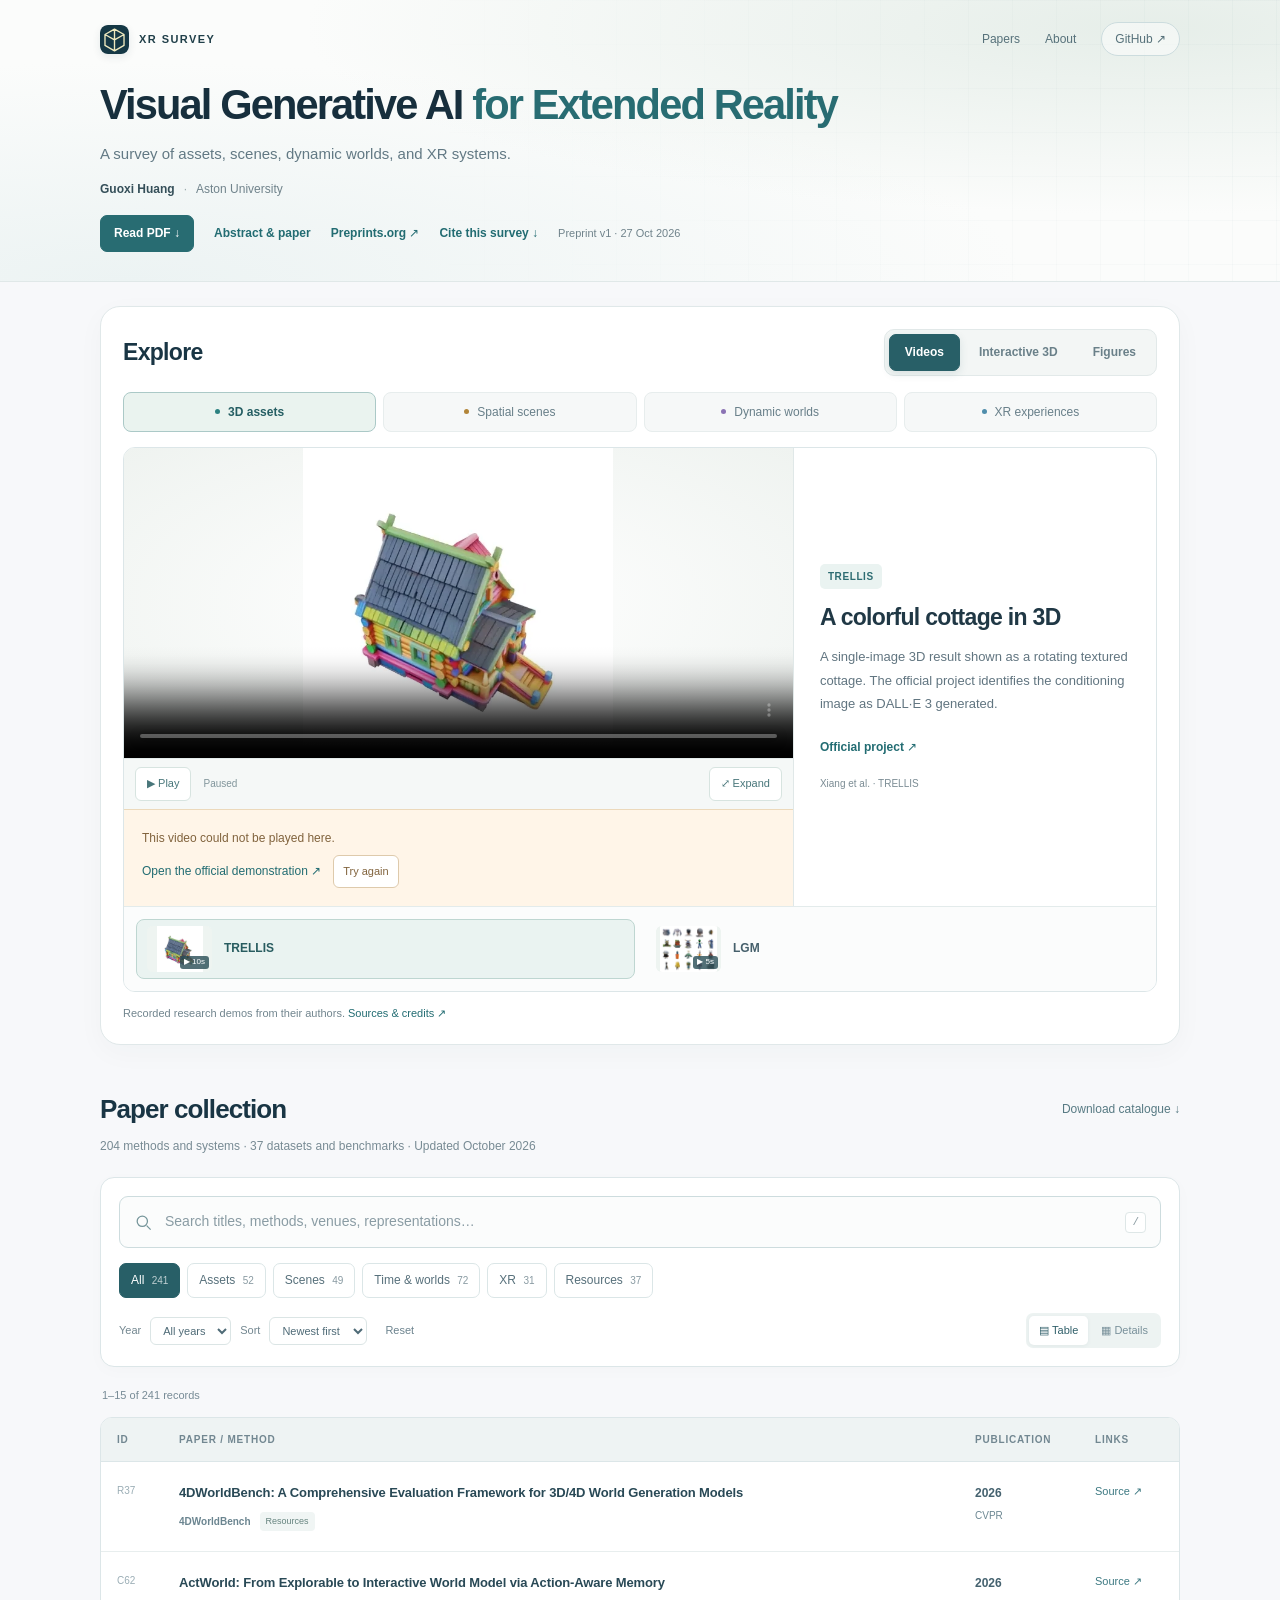
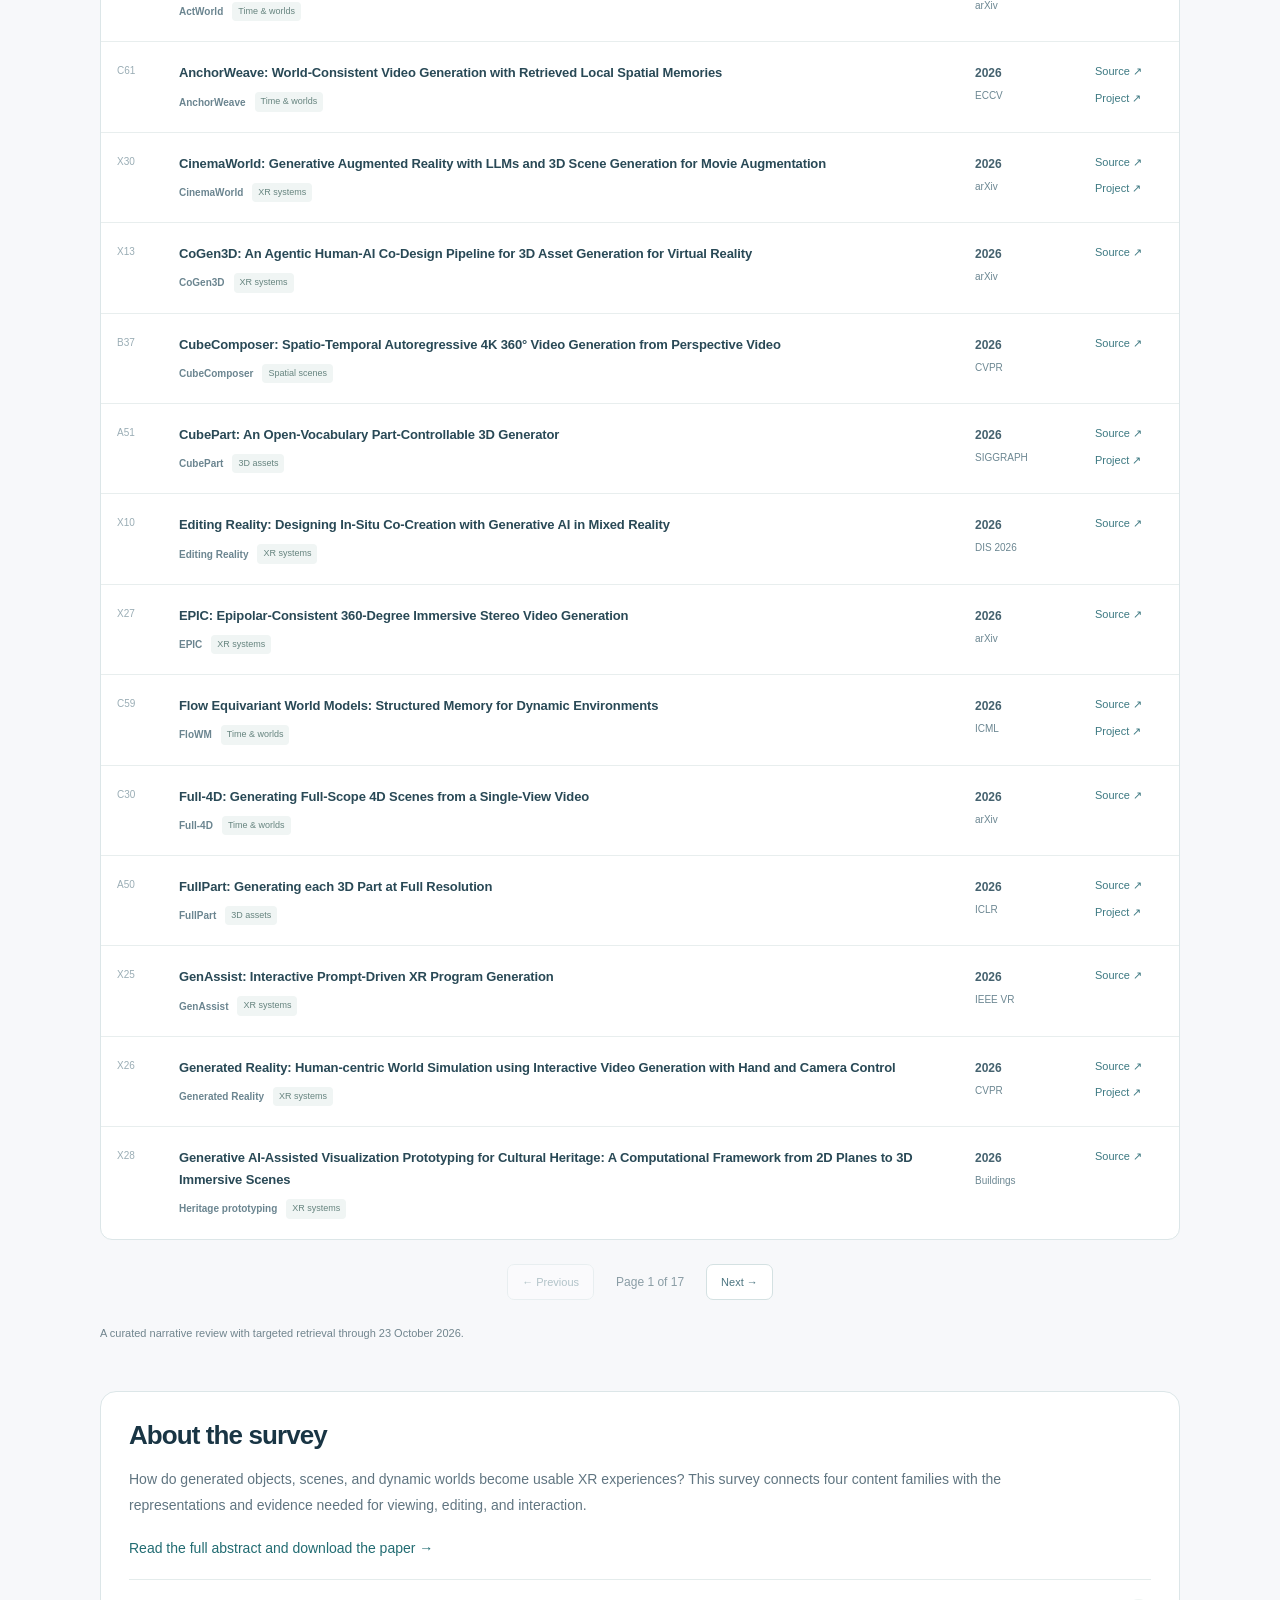
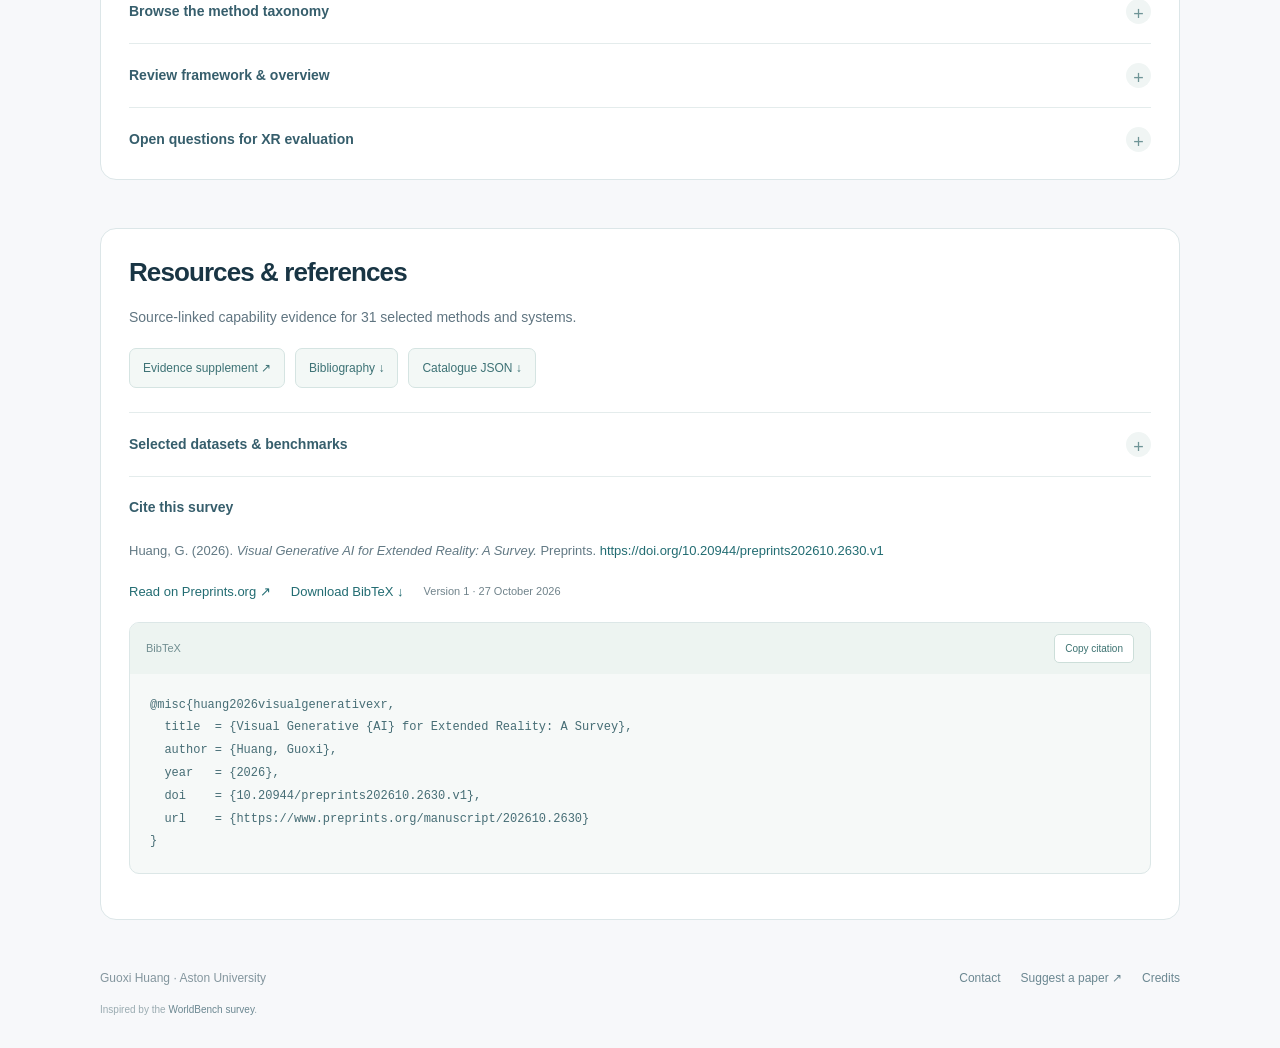
<file: docs/index.html>
<!doctype html>
<html lang="en">
<head>
  <meta charset="utf-8">
  <meta name="viewport" content="width=device-width, initial-scale=1">
  <meta name="description" content="Visual Generative AI for Extended Reality: A Survey. Explore 204 methods and systems, 37 resources, visual examples, and source-linked evidence for XR.">
  <meta name="theme-color" content="#f7f8fa">
  <meta name="author" content="Guoxi Huang">
  <meta property="og:title" content="Visual Generative AI for Extended Reality: A Survey">
  <meta property="og:description" content="From 3D assets and spatial scenes to dynamic worlds and XR interaction. An illustrated research collection.">
  <meta property="og:type" content="website">
  <meta property="og:url" content="https://edhuang1.github.io/xr-survey/">
  <meta property="og:image" content="https://edhuang1.github.io/xr-survey/assets/overview.png">
  <meta property="og:image:alt" content="Survey framework linking generated assets, scenes, dynamic worlds, and XR operations.">
  <meta name="twitter:card" content="summary_large_image">
  <meta name="twitter:title" content="Visual Generative AI for Extended Reality: A Survey">
  <meta name="twitter:description" content="Read the open-access survey and explore 204 methods and systems, 37 resources, and source-linked XR capability evidence.">
  <meta name="twitter:image" content="https://edhuang1.github.io/xr-survey/assets/overview.png">
  <link rel="canonical" href="https://edhuang1.github.io/xr-survey/">
  <link rel="sitemap" type="application/xml" href="sitemap.xml">
  <title>Visual Generative AI for Extended Reality: A Survey</title>
  <link rel="icon" href="favicon.svg" type="image/svg+xml">
  <link rel="stylesheet" href="styles.css?v=7">
  <link rel="stylesheet" href="media-gallery.css?v=3">
  <link rel="stylesheet" href="spatial-demo.css?v=3">
  <link rel="stylesheet" href="taxonomy.css?v=1">
  <link rel="stylesheet" href="visitors.css?v=1">
  <script src="app.js?v=5" defer></script>
  <script src="spatial-demo.js?v=2" defer></script>
  <script src="visitors.js?v=1" defer></script>
</head>
<body>
<a class="skip-link" href="#main">Skip to content</a>
<header class="masthead" id="top">
  <div class="topbar"><a class="brand" href="#top"><img src="favicon.svg" width="25" height="25" alt=""> XR SURVEY</a><nav aria-label="Quick links"><a href="#collection">Papers</a><a href="#overview">About</a><a href="https://github.com/edhuang1/xr-survey" target="_blank" rel="noopener noreferrer">GitHub ↗</a></nav></div>
  <div class="title-block"><h1>Visual Generative AI <span>for Extended Reality</span></h1><p class="subtitle">A survey of assets, scenes, dynamic worlds, and XR systems.</p><p class="byline"><a href="mailto:g.huang2@aston.ac.uk">Guoxi Huang</a><span>·</span>Aston University</p>
    <nav class="publication-links" aria-label="Survey publication"><a class="publication-primary" href="paper/visual-generative-ai-xr-survey.pdf">Read PDF ↓</a><a href="paper/">Abstract &amp; paper</a><a href="https://www.preprints.org/manuscript/202610.2630" target="_blank" rel="noopener noreferrer">Preprints.org ↗</a><a href="#citation">Cite this survey ↓</a><span>Preprint v1 · 27 Oct 2026</span></nav>
  </div>
</header>
<main id="main" class="site-main">
  <section id="examples" class="section showcase-section">
    <div class="showcase-toolbar"><h2>Explore</h2><div class="media-mode" role="group" aria-label="Example format"><button type="button" data-example-mode="videos" aria-pressed="true" aria-controls="example-panel">Videos</button><button type="button" data-example-mode="interactive" aria-pressed="false" aria-controls="spatial-demo">Interactive 3D</button><button type="button" data-example-mode="figures" aria-pressed="false" aria-controls="example-panel">Figures</button></div></div>
    <div id="example-tabs" class="segmented-tabs" role="tablist" aria-label="Visual example category"></div>
    <div id="example-panel" role="tabpanel" class="example-panel"><p>Loading demonstrations…</p></div>
    <div id="spatial-demo" hidden></div>
    <p id="media-credit" class="fine-print">Recorded research demos from their authors. <a href="assets/CREDITS.md">Sources & credits ↗</a></p>
  </section>
    <section id="collection" class="section collection-section">
      <div class="heading-row"><h2>Paper collection</h2><a class="text-link" href="data/catalogue.json" download>Download catalogue ↓</a></div>
      <p class="section-intro">204 methods and systems · 37 datasets and benchmarks · Updated October 2026</p>
      <div class="collection-controls"><label class="search-box"><svg viewBox="0 0 24 24" aria-hidden="true"><circle cx="10.5" cy="10.5" r="6.5"/><path d="m16 16 5 5"/></svg><span class="sr-only">Search papers</span><input type="search" id="search" placeholder="Search titles, methods, venues, representations…" autocomplete="off"><kbd aria-hidden="true">/</kbd></label>
        <div class="category-filters" role="group" aria-label="Content category"><button type="button" data-category="all" aria-pressed="true">All <span>241</span></button><button type="button" data-category="assets" aria-pressed="false">Assets <span>52</span></button><button type="button" data-category="scenes" aria-pressed="false">Scenes <span>49</span></button><button type="button" data-category="temporal" aria-pressed="false">Time & worlds <span>72</span></button><button type="button" data-category="xr" aria-pressed="false">XR <span>31</span></button><button type="button" data-category="resources" aria-pressed="false">Resources <span>37</span></button></div>
        <div class="select-row"><label for="year">Year</label><select id="year"><option value="all">All years</option></select><label for="sort">Sort</label><select id="sort"><option value="newest">Newest first</option><option value="oldest">Oldest first</option><option value="name">Method A–Z</option></select><button id="reset-filters" class="reset" type="button">Reset</button><div class="view-toggle" role="group" aria-label="Collection layout"><button type="button" data-view="table" aria-pressed="true" title="Table view">▤ <span>Table</span></button><button type="button" data-view="cards" aria-pressed="false" title="Detailed view">▦ <span>Details</span></button></div></div>
      </div>
      <div class="results-meta"><p id="result-count" role="status" aria-live="polite">Loading catalogue…</p></div>
      <div id="paper-list" aria-label="Research catalogue"></div><p id="empty-state" class="empty-state" hidden>No matching papers. Try another term or reset the filters.</p>
      <div id="pagination" class="pagination" hidden><button id="previous-page" type="button">← Previous</button><span id="page-status"></span><button id="next-page" type="button">Next →</button></div>
      <noscript><p>The interactive collection requires JavaScript. <a href="data/catalogue.json">Download all 241 records</a>.</p></noscript><p class="fine-print">A curated narrative review with targeted retrieval through 23 October 2026.</p>
    </section>
  <section id="overview" class="section about-section">
    <h2>About the survey</h2>
    <p id="domains">How do generated objects, scenes, and dynamic worlds become usable XR experiences? This survey connects four content families with the representations and evidence needed for viewing, editing, and interaction.</p>
    <p><a href="paper/">Read the full abstract and download the paper →</a></p>
    <details id="taxonomy" class="review-detail"><summary>Browse the method taxonomy</summary><div class="detail-content">
      <div class="taxonomy-tabs" role="tablist" aria-label="Taxonomy domain">
        <button id="tax-assets" role="tab" aria-selected="true" aria-controls="taxonomy-panel" data-taxonomy="assets" type="button"><svg viewBox="0 0 24 24" aria-hidden="true"><path d="m12 3 8 4.5v9L12 21l-8-4.5v-9L12 3Zm0 9 8-4.5M12 12 4 7.5M12 12v9"/></svg><span class="taxonomy-tab-label">3D assets<small>52 records</small></span></button>
        <button id="tax-scenes" role="tab" aria-selected="false" aria-controls="taxonomy-panel" data-taxonomy="scenes" type="button" tabindex="-1"><svg viewBox="0 0 24 24" aria-hidden="true"><path d="M3 20h18M5 20V9l7-5 7 5v11M9 20v-7h6v7M3 9l9-6 9 6"/></svg><span class="taxonomy-tab-label">Spatial scenes<small>49 records</small></span></button>
        <button id="tax-temporal" role="tab" aria-selected="false" aria-controls="taxonomy-panel" data-taxonomy="temporal" type="button" tabindex="-1"><svg viewBox="0 0 24 24" aria-hidden="true"><path d="M4 12a8 8 0 1 1 2.34 5.66M4 5v7h7M12 7v5l3 2"/></svg><span class="taxonomy-tab-label">Time & worlds<small>72 records</small></span></button>
        <button id="tax-xr" role="tab" aria-selected="false" aria-controls="taxonomy-panel" data-taxonomy="xr" type="button" tabindex="-1"><svg viewBox="0 0 24 24" aria-hidden="true"><path d="M5 7h14l2 4v6a2 2 0 0 1-2 2h-3l-4-3-4 3H5a2 2 0 0 1-2-2v-6l2-4ZM7 11h2m6 0h2M7 4h10"/></svg><span class="taxonomy-tab-label">XR systems<small>31 records</small></span></button>
      </div>
      <div id="taxonomy-panel" role="tabpanel" aria-labelledby="tax-assets" class="taxonomy-panel"><p>Loading the taxonomy…</p></div>
</div></details>
    <details id="framework" class="review-detail"><summary>Review framework & overview</summary><div class="detail-content"><p>Compare what is generated, how it is generated, the representation exposed to applications, and when generation enters the interaction loop.</p>
      <figure class="overview-figure"><button class="image-button" type="button" data-lightbox="assets/overview.png" data-caption="Review overview: generated content, mechanisms, evaluation targets, and XR operations."><img src="assets/overview-preview.webp" width="1600" height="951" alt="Review overview linking four content families to mechanisms, data, evaluation, and XR operations." loading="lazy"><span class="expand-label">⤢ Expand figure</span></button><figcaption>From generated content to XR operations. Source examples: SceneScape, 4D-fy, and WorldPlay. <a href="assets/CREDITS.md">Figure credits ↗</a></figcaption></figure></div></details>
    <details id="evaluation" class="review-detail"><summary>Open questions for XR evaluation</summary><div class="detail-content"><p>Proposed evaluation directions, rather than new experimental results.</p><ul id="agenda-list" class="compact-list"></ul></div></details>
  </section>
  <section id="evidence" class="section resources-section">
    <h2>Resources & references</h2>
    <p>Source-linked capability evidence for 31 selected methods and systems.</p>
    <div id="resources" class="resource-links"><a href="evidence/index.html">Evidence supplement ↗</a><a href="paper/references.bib" download>Bibliography ↓</a><a href="data/catalogue.json" download>Catalogue JSON ↓</a></div>
    <details id="benchmarks" class="review-detail"><summary>Selected datasets & benchmarks</summary><div class="detail-content"><ul id="benchmark-grid" class="compact-list"></ul><a href="#collection" data-category-jump="resources">Browse all 37 resources →</a></div></details>
    <section id="citation" class="review-detail citation-section" aria-labelledby="citation-heading"><h3 id="citation-heading">Cite this survey</h3><div class="detail-content">
      <p class="citation-reference">Huang, G. (2026). <em>Visual Generative AI for Extended Reality: A Survey.</em> Preprints. <a href="https://doi.org/10.20944/preprints202610.2630.v1" target="_blank" rel="noopener noreferrer">https://doi.org/10.20944/preprints202610.2630.v1</a></p>
      <p class="citation-links"><a href="https://www.preprints.org/manuscript/202610.2630" target="_blank" rel="noopener noreferrer">Read on Preprints.org ↗</a><a href="paper/citation.bib" download>Download BibTeX ↓</a><span>Version 1 · 27 October 2026</span></p>
<div class="citation-block"><div class="code-header"><span>BibTeX</span><button id="copy-citation" type="button">Copy citation</button></div><pre><code id="citation-text">@misc{huang2026visualgenerativexr,
  title  = {Visual Generative {AI} for Extended Reality: A Survey},
  author = {Huang, Guoxi},
  year   = {2026},
  doi    = {10.20944/preprints202610.2630.v1},
  url    = {https://www.preprints.org/manuscript/202610.2630}
}</code></pre><span id="copy-status" class="sr-only" role="status"></span></div>
</div></section>
  </section>
</main>
<footer id="contact" class="footer"><p>Guoxi Huang · Aston University</p><div><a href="mailto:g.huang2@aston.ac.uk">Contact</a><a href="https://github.com/edhuang1/xr-survey/issues" target="_blank" rel="noopener noreferrer">Suggest a paper ↗</a><a href="assets/CREDITS.md">Credits</a></div><p class="design-credit">Inspired by the <a href="https://worldbench.github.io/survey" target="_blank" rel="noopener noreferrer">WorldBench survey</a>.</p></footer>
<p id="visitor-counter" data-nosnippet>Visitors: —</p>
<dialog id="video-dialog" class="video-dialog" aria-label="Expanded video"><div class="dialog-toolbar"><p id="expanded-video-title"></p><button type="button" id="close-video" aria-label="Close expanded video">×</button></div><div id="expanded-video"></div></dialog>
<dialog id="image-dialog" class="image-dialog" aria-label="Expanded figure"><div class="dialog-toolbar"><p id="lightbox-caption"></p><button type="button" id="close-lightbox" aria-label="Close expanded figure">×</button></div><img id="lightbox-image" alt="Expanded research figure"></dialog>
</body>
</html>
</file>
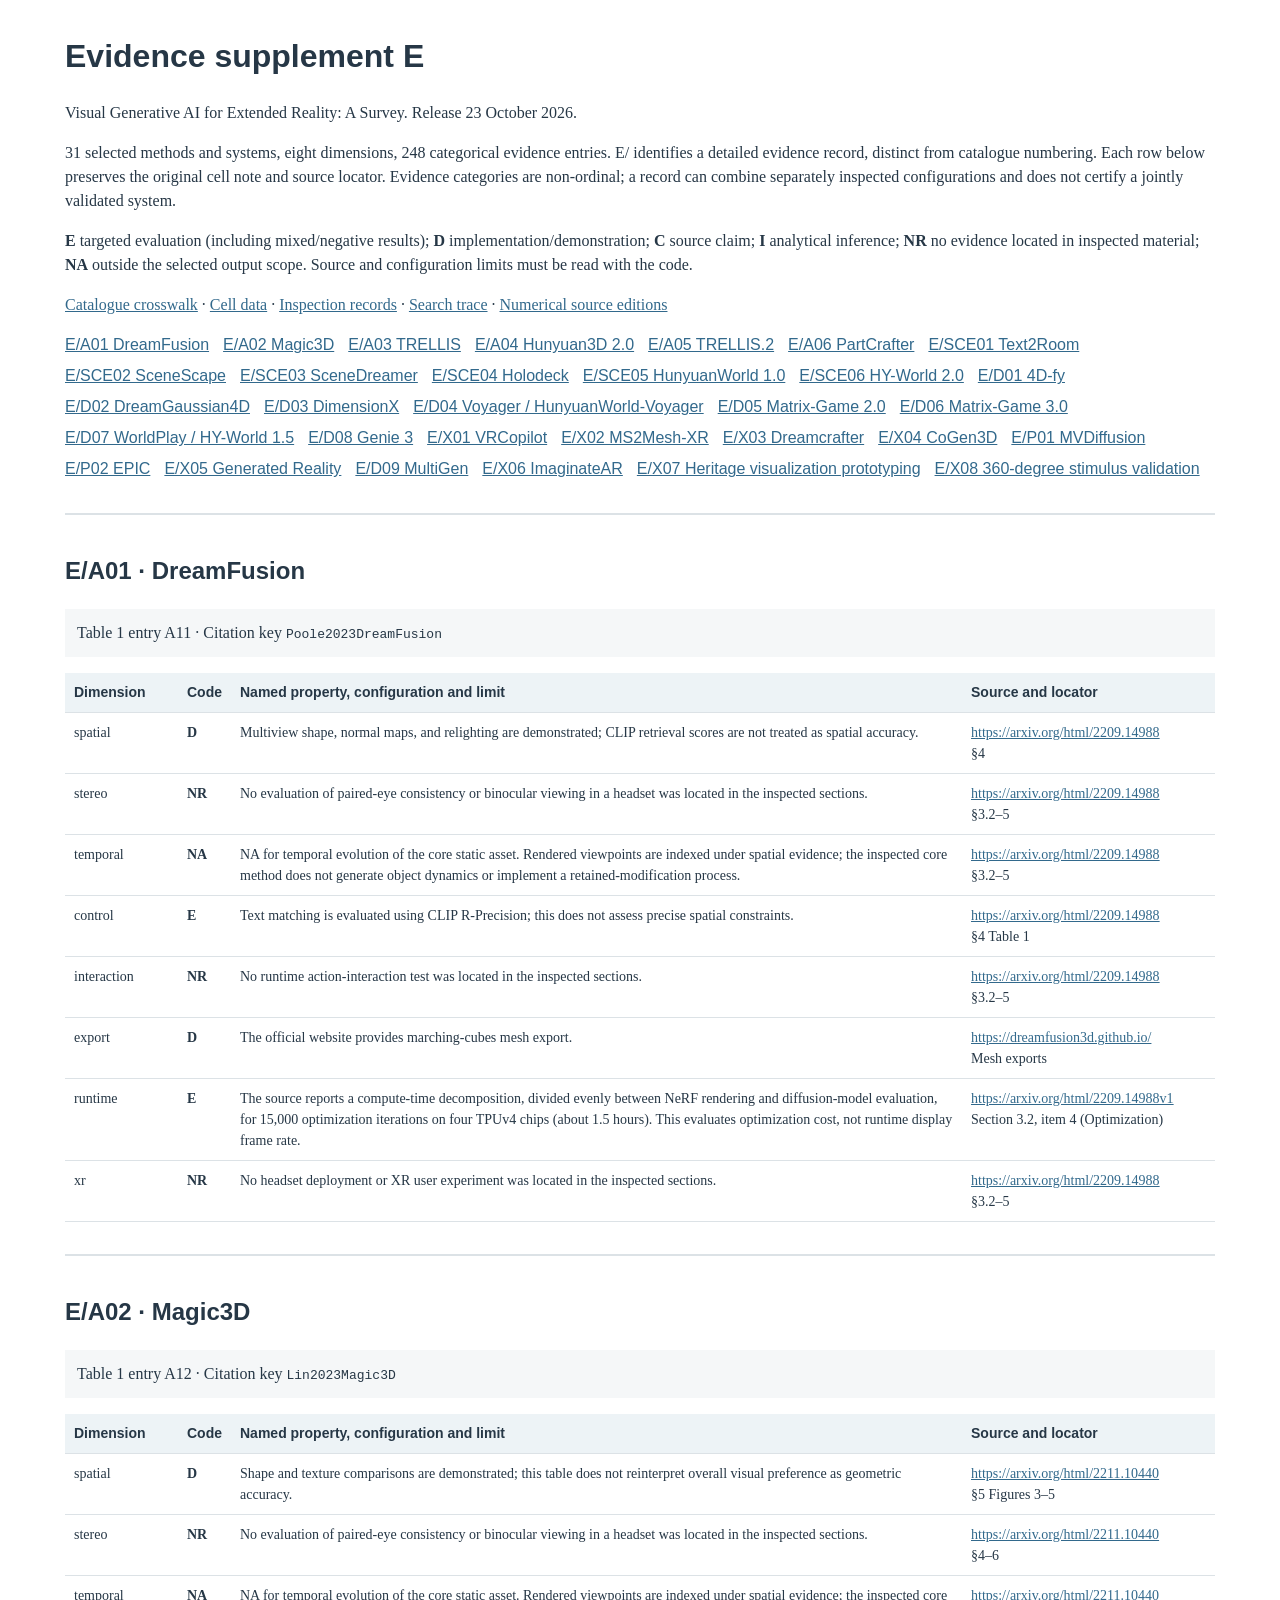
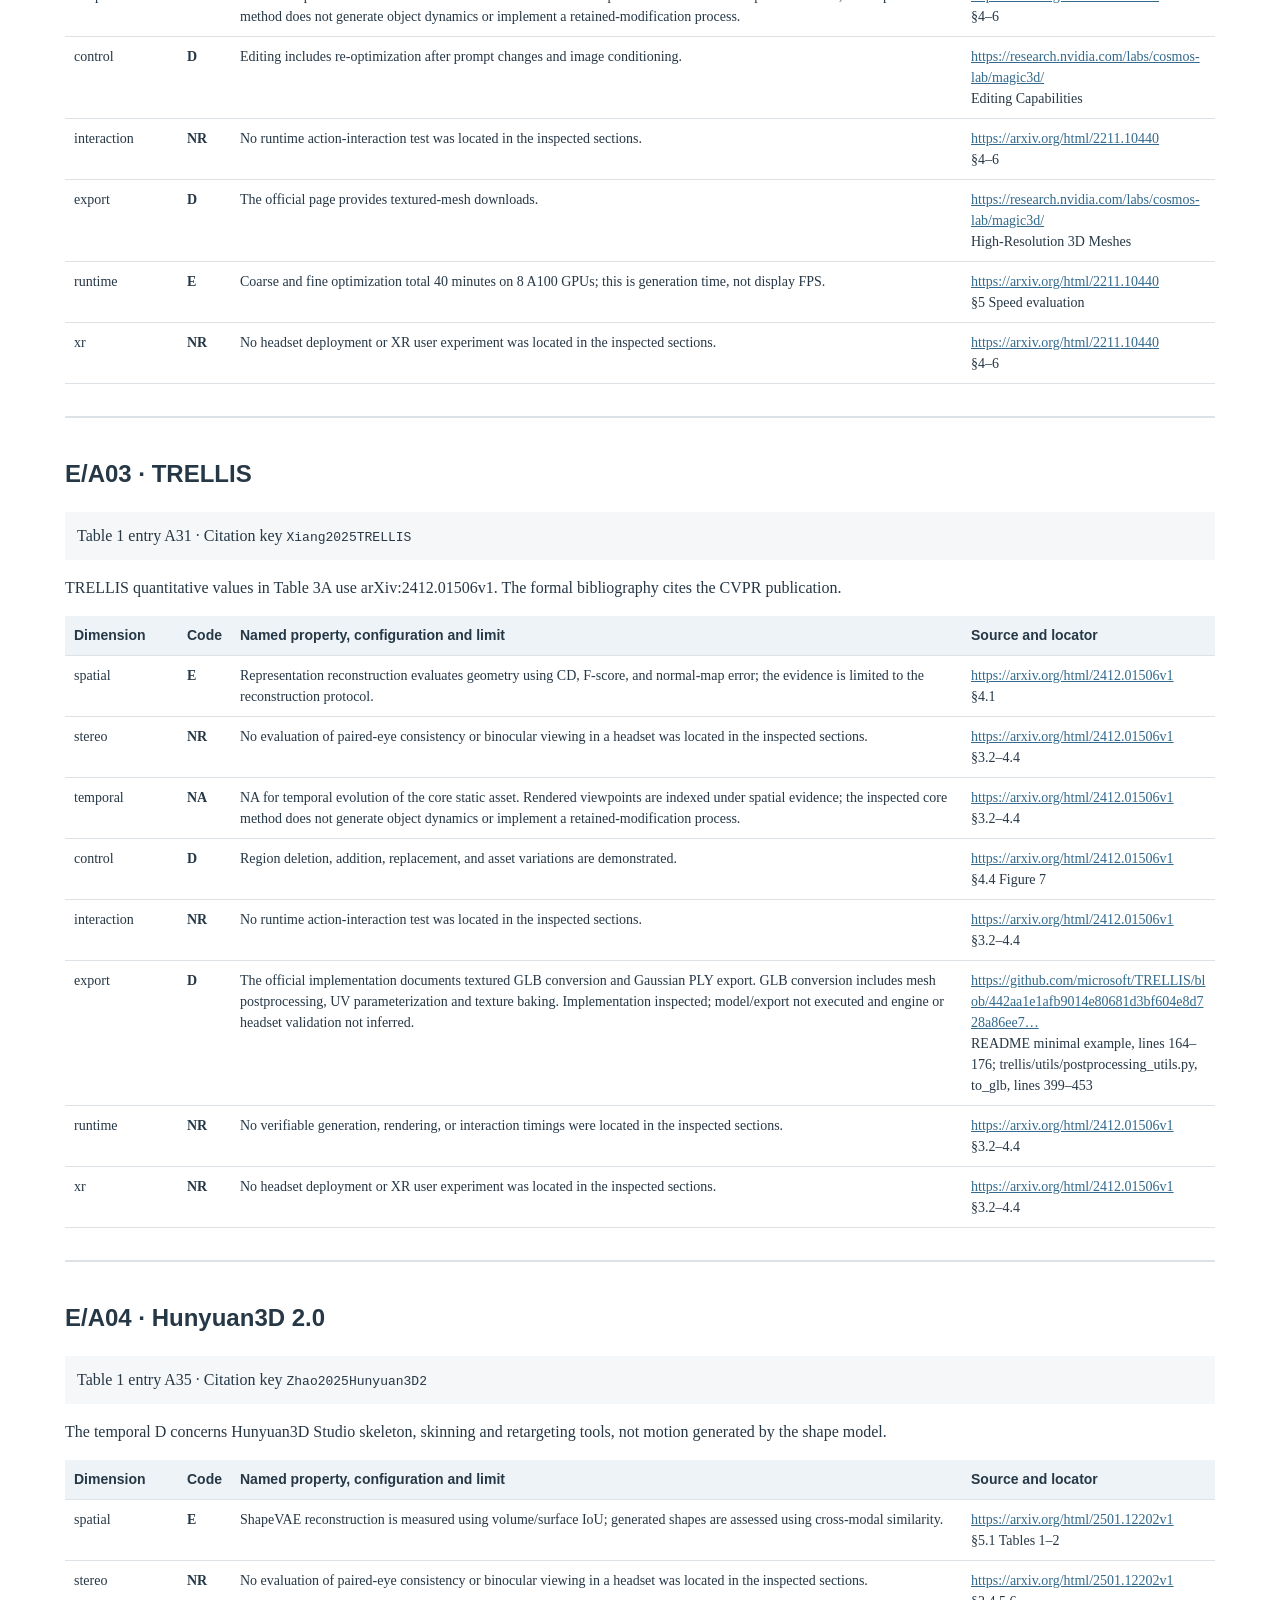
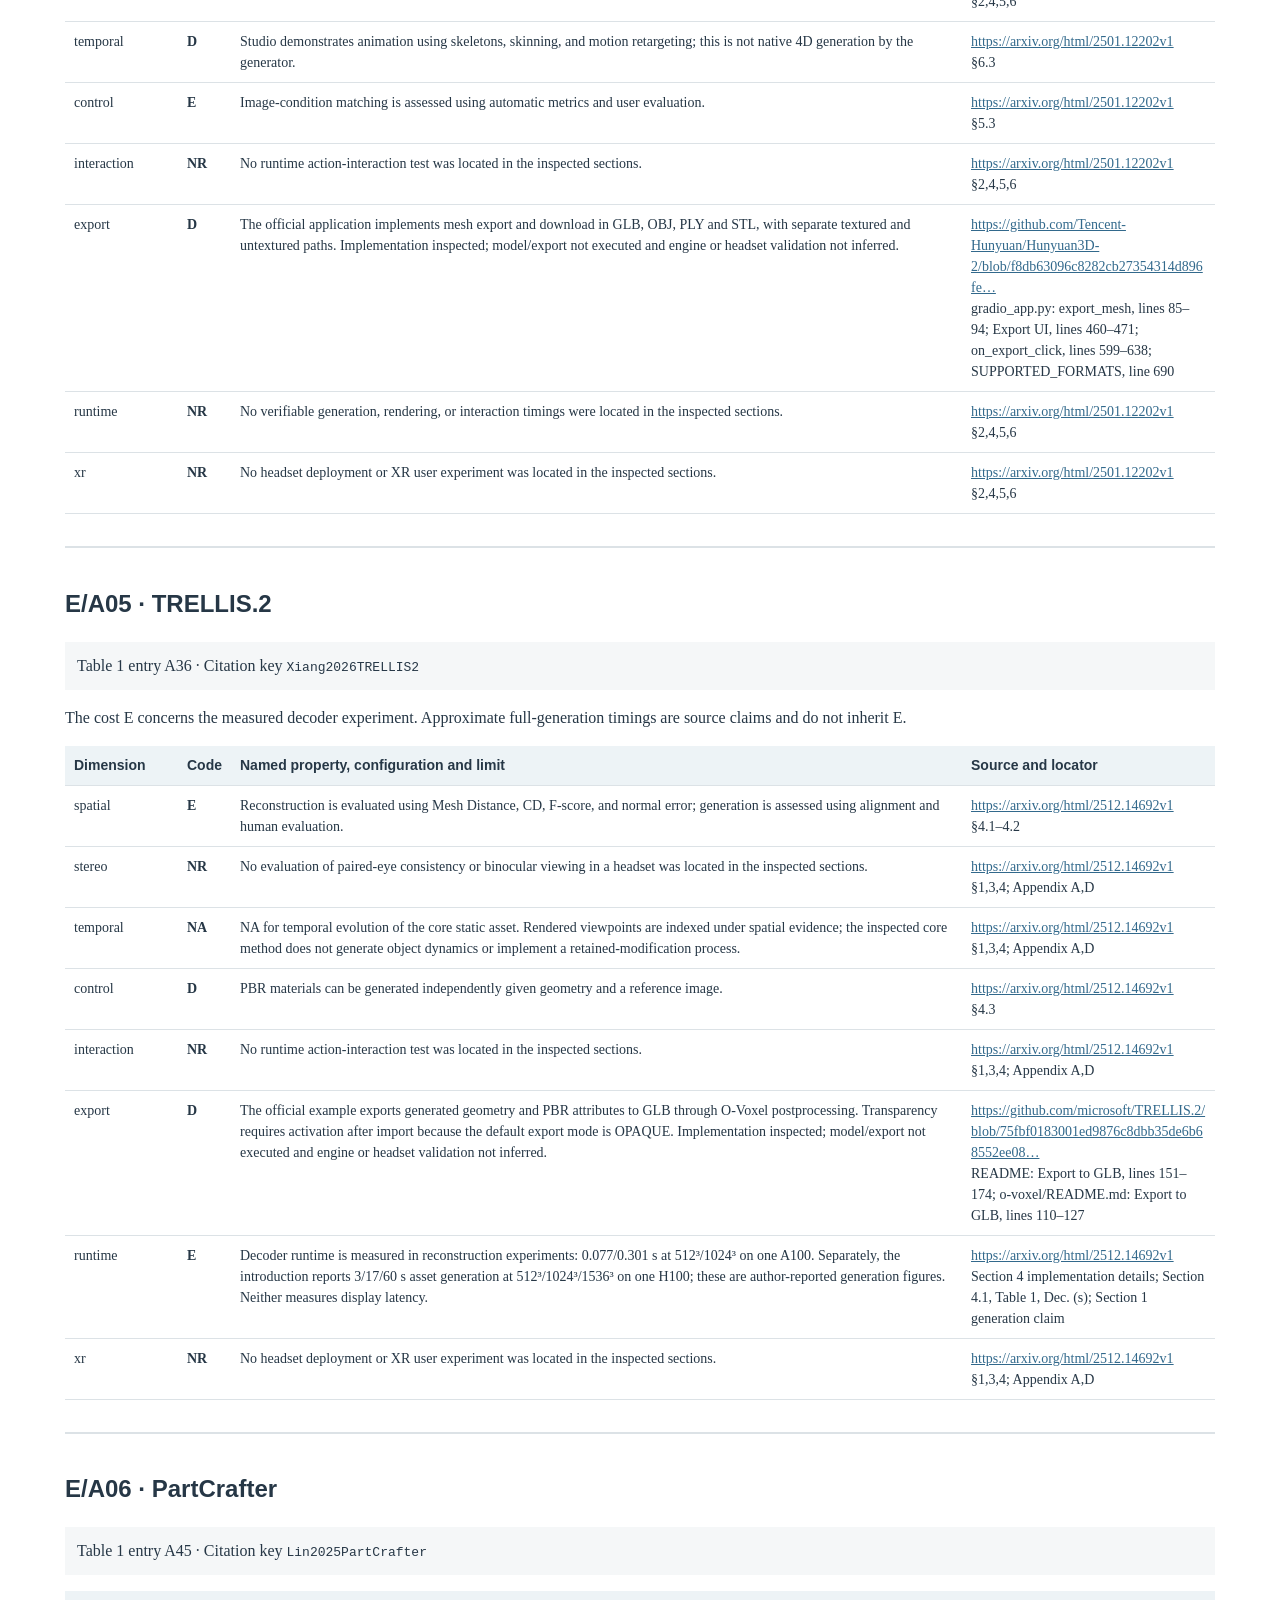
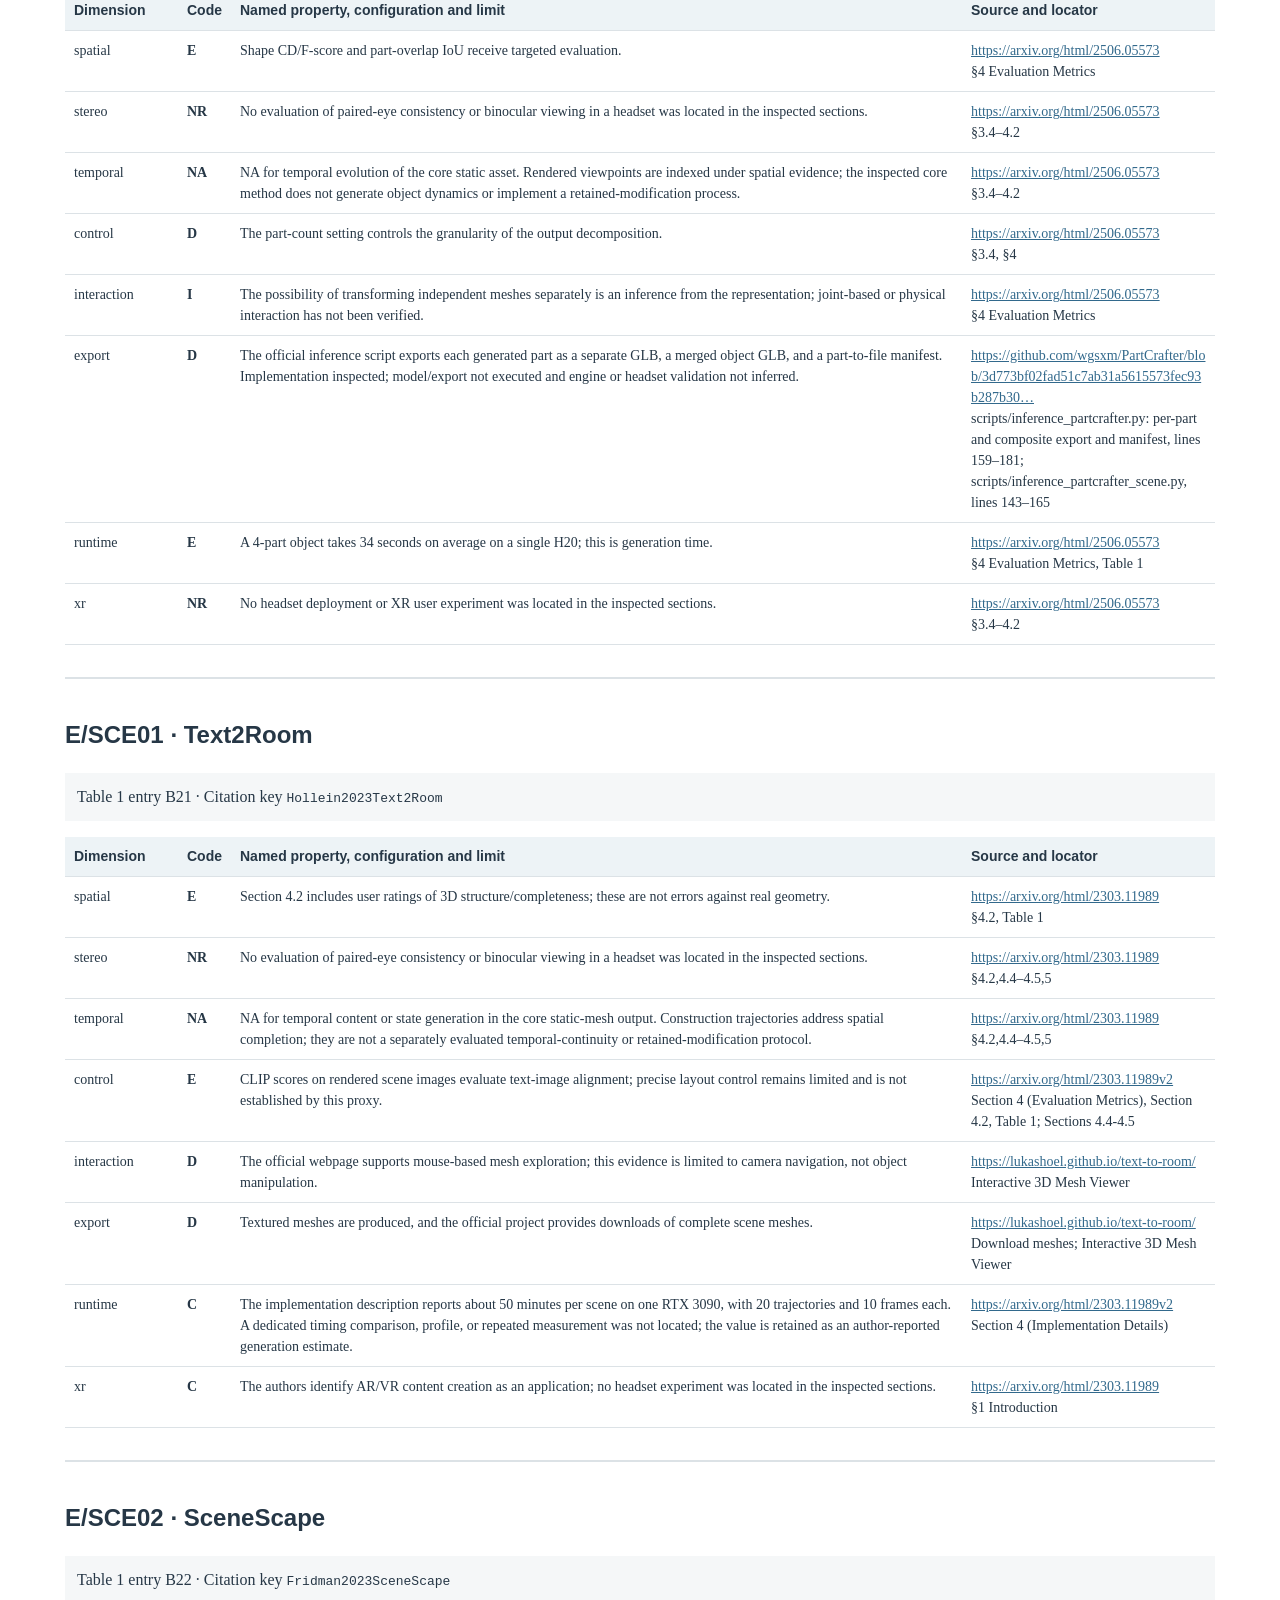
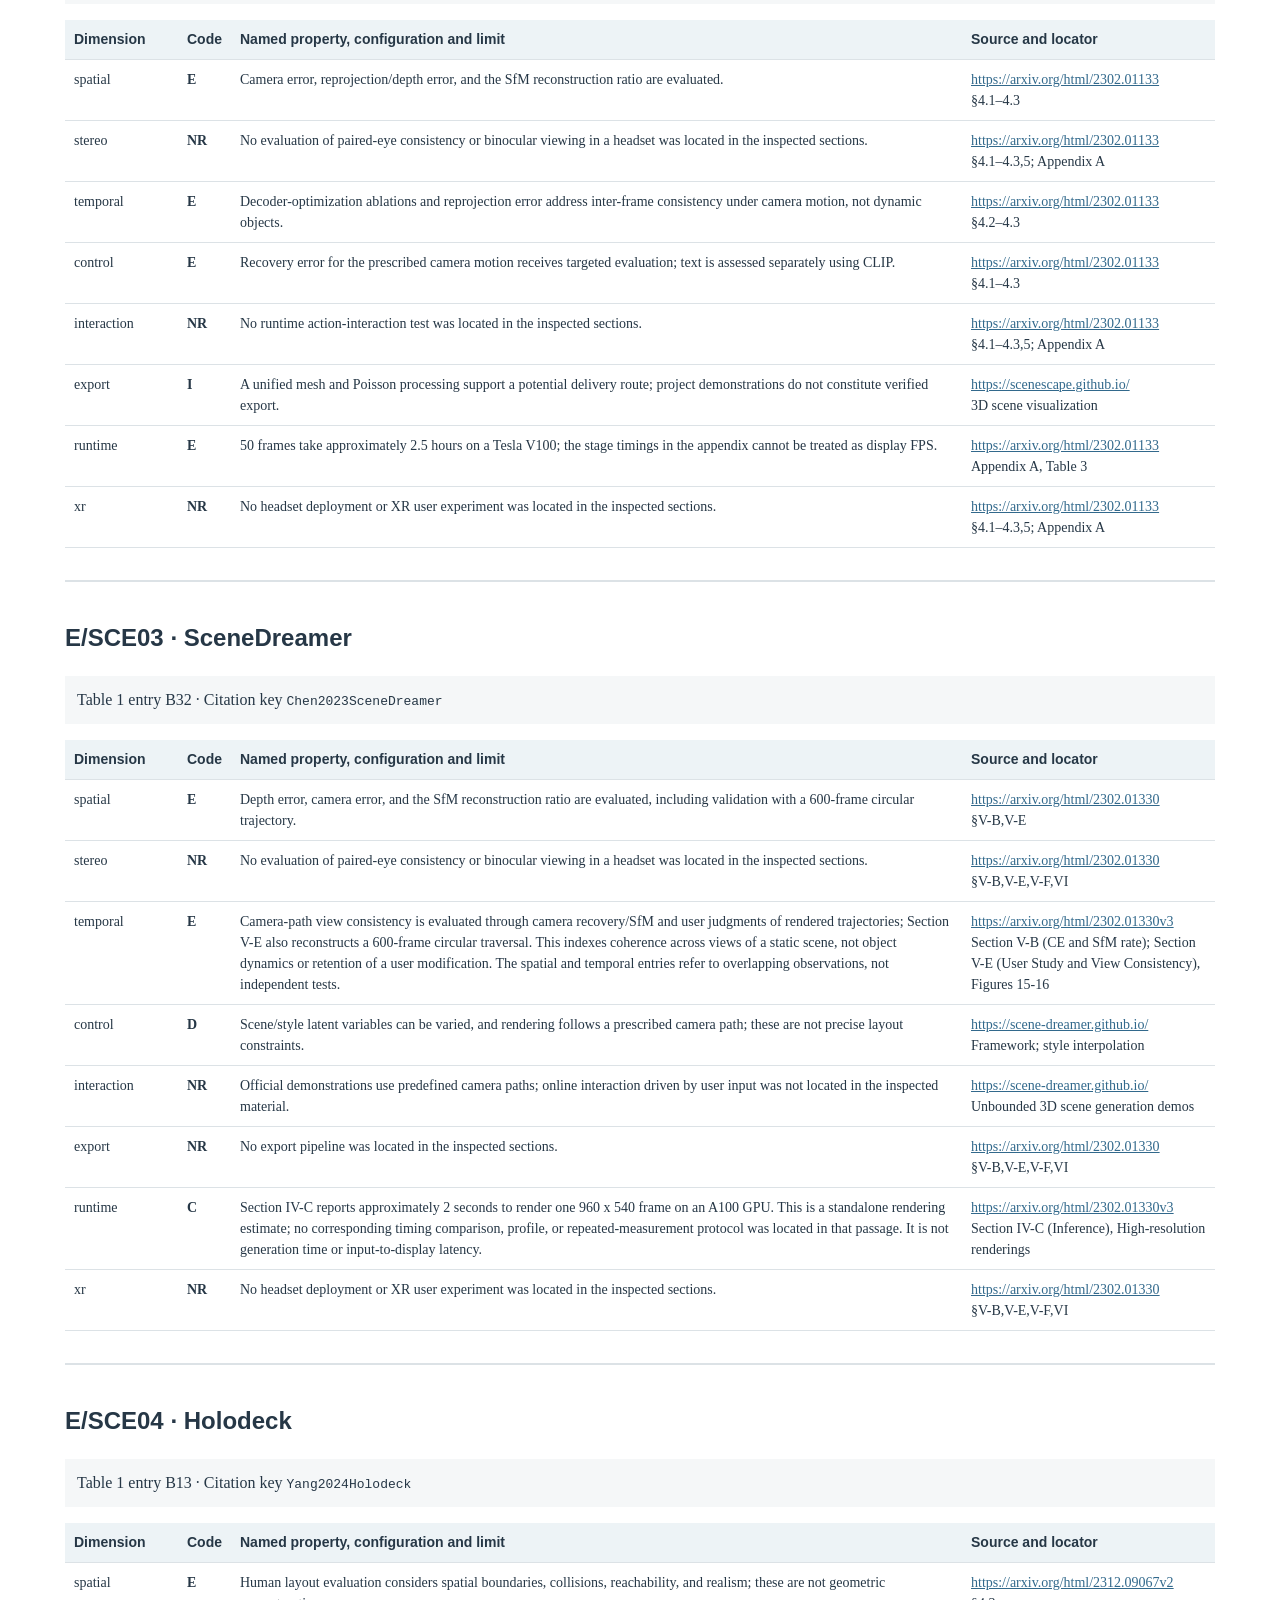
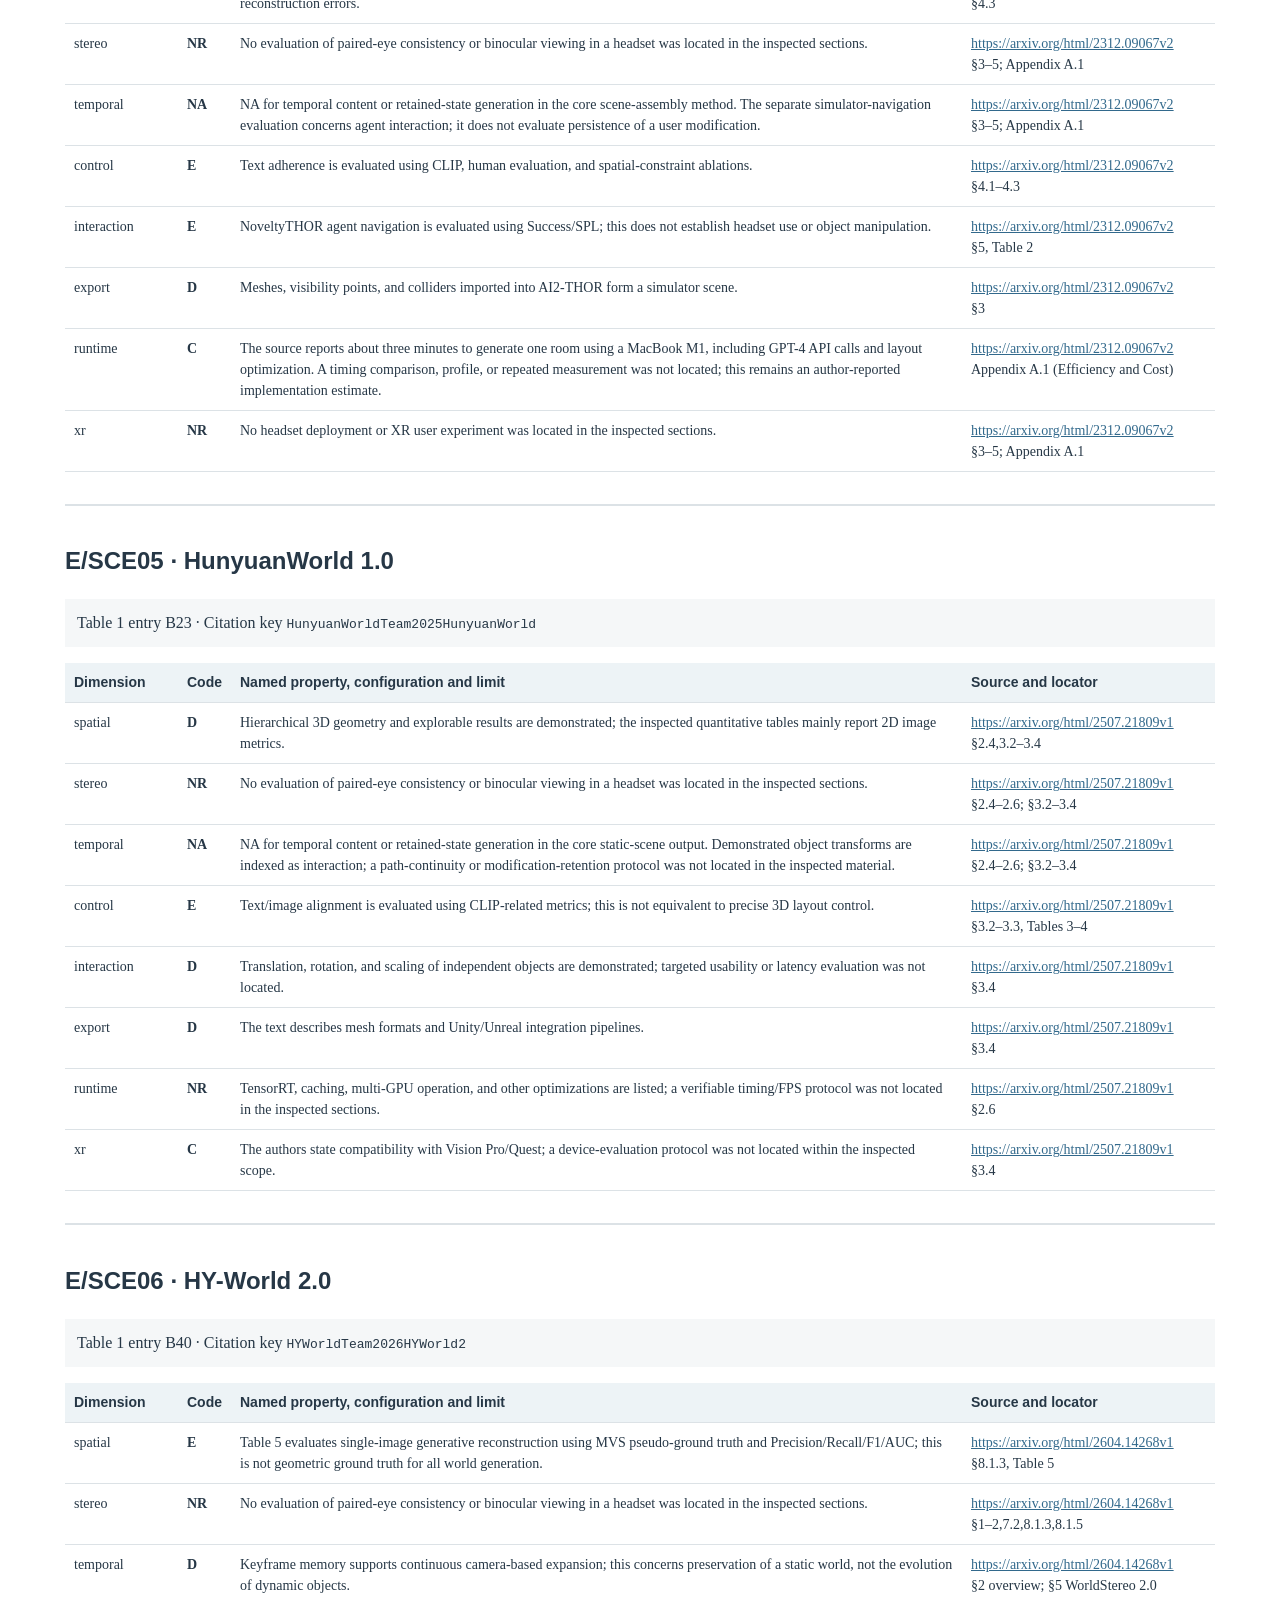
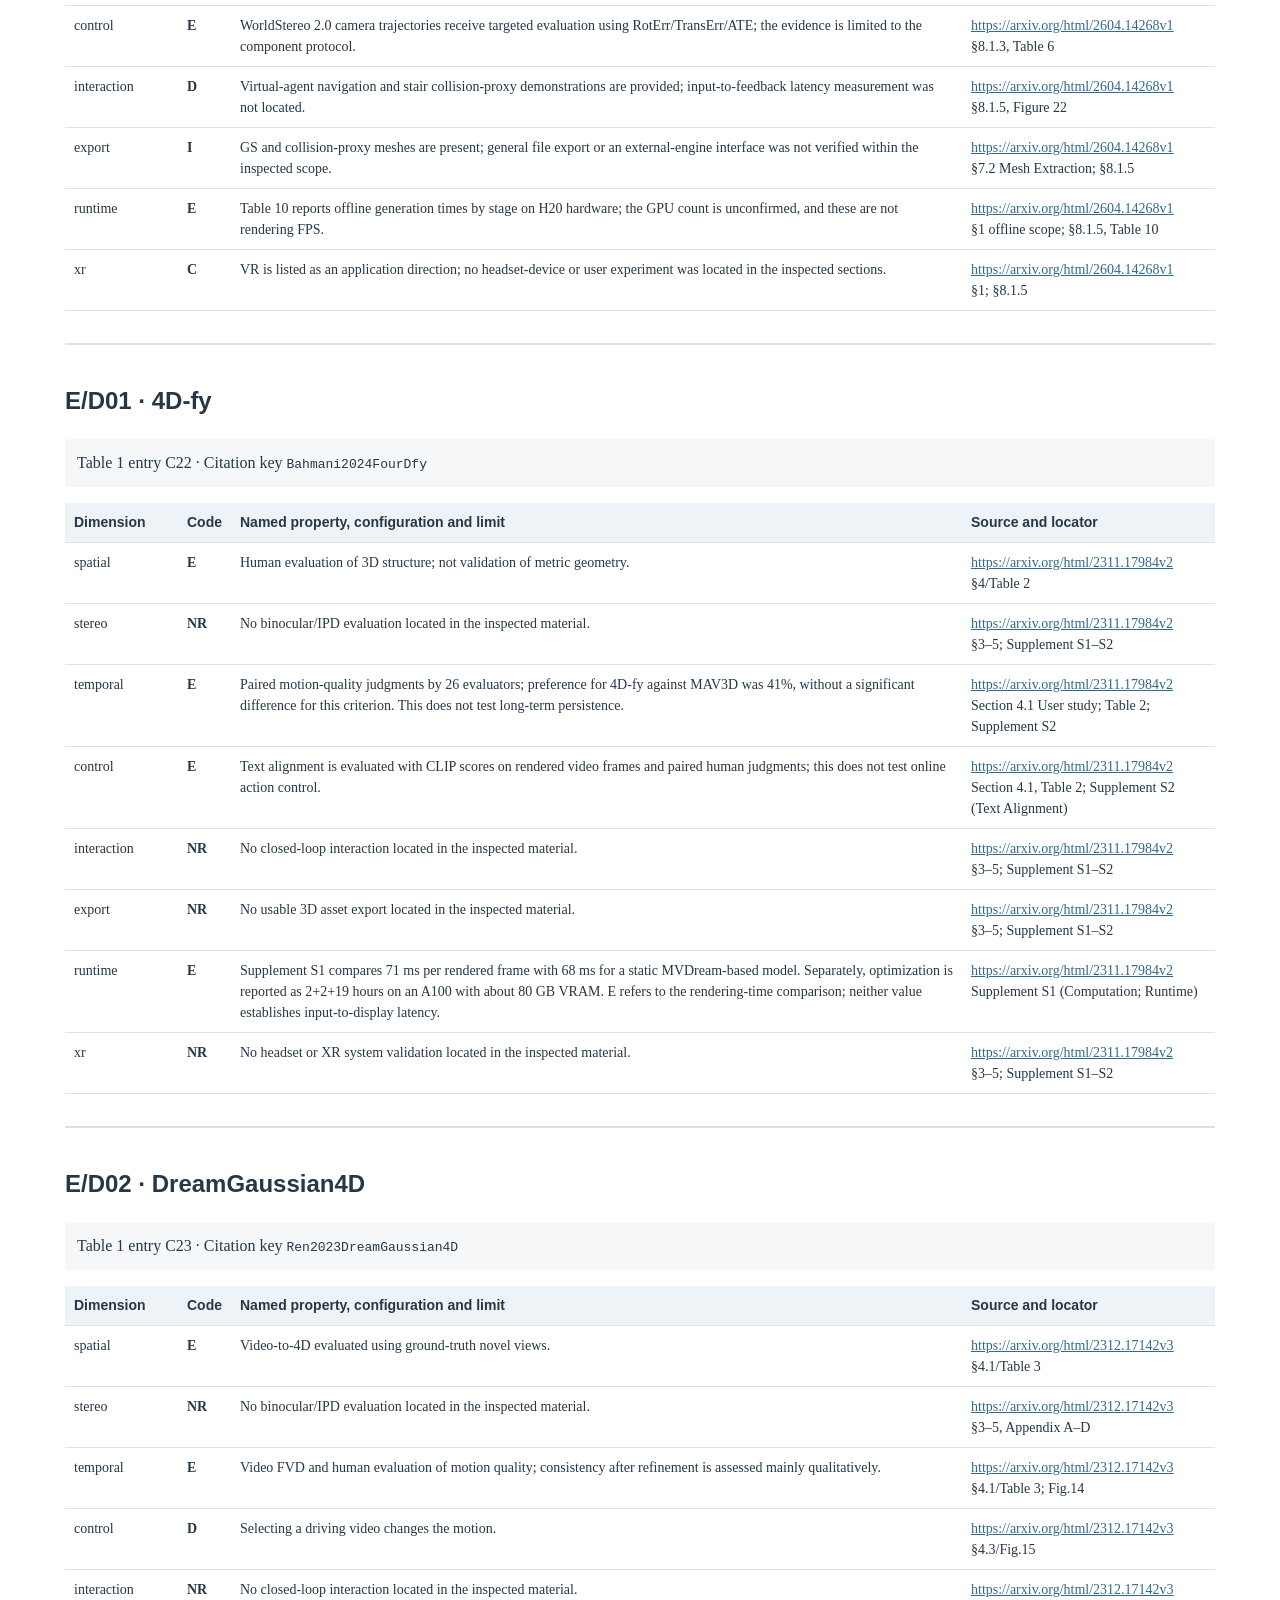
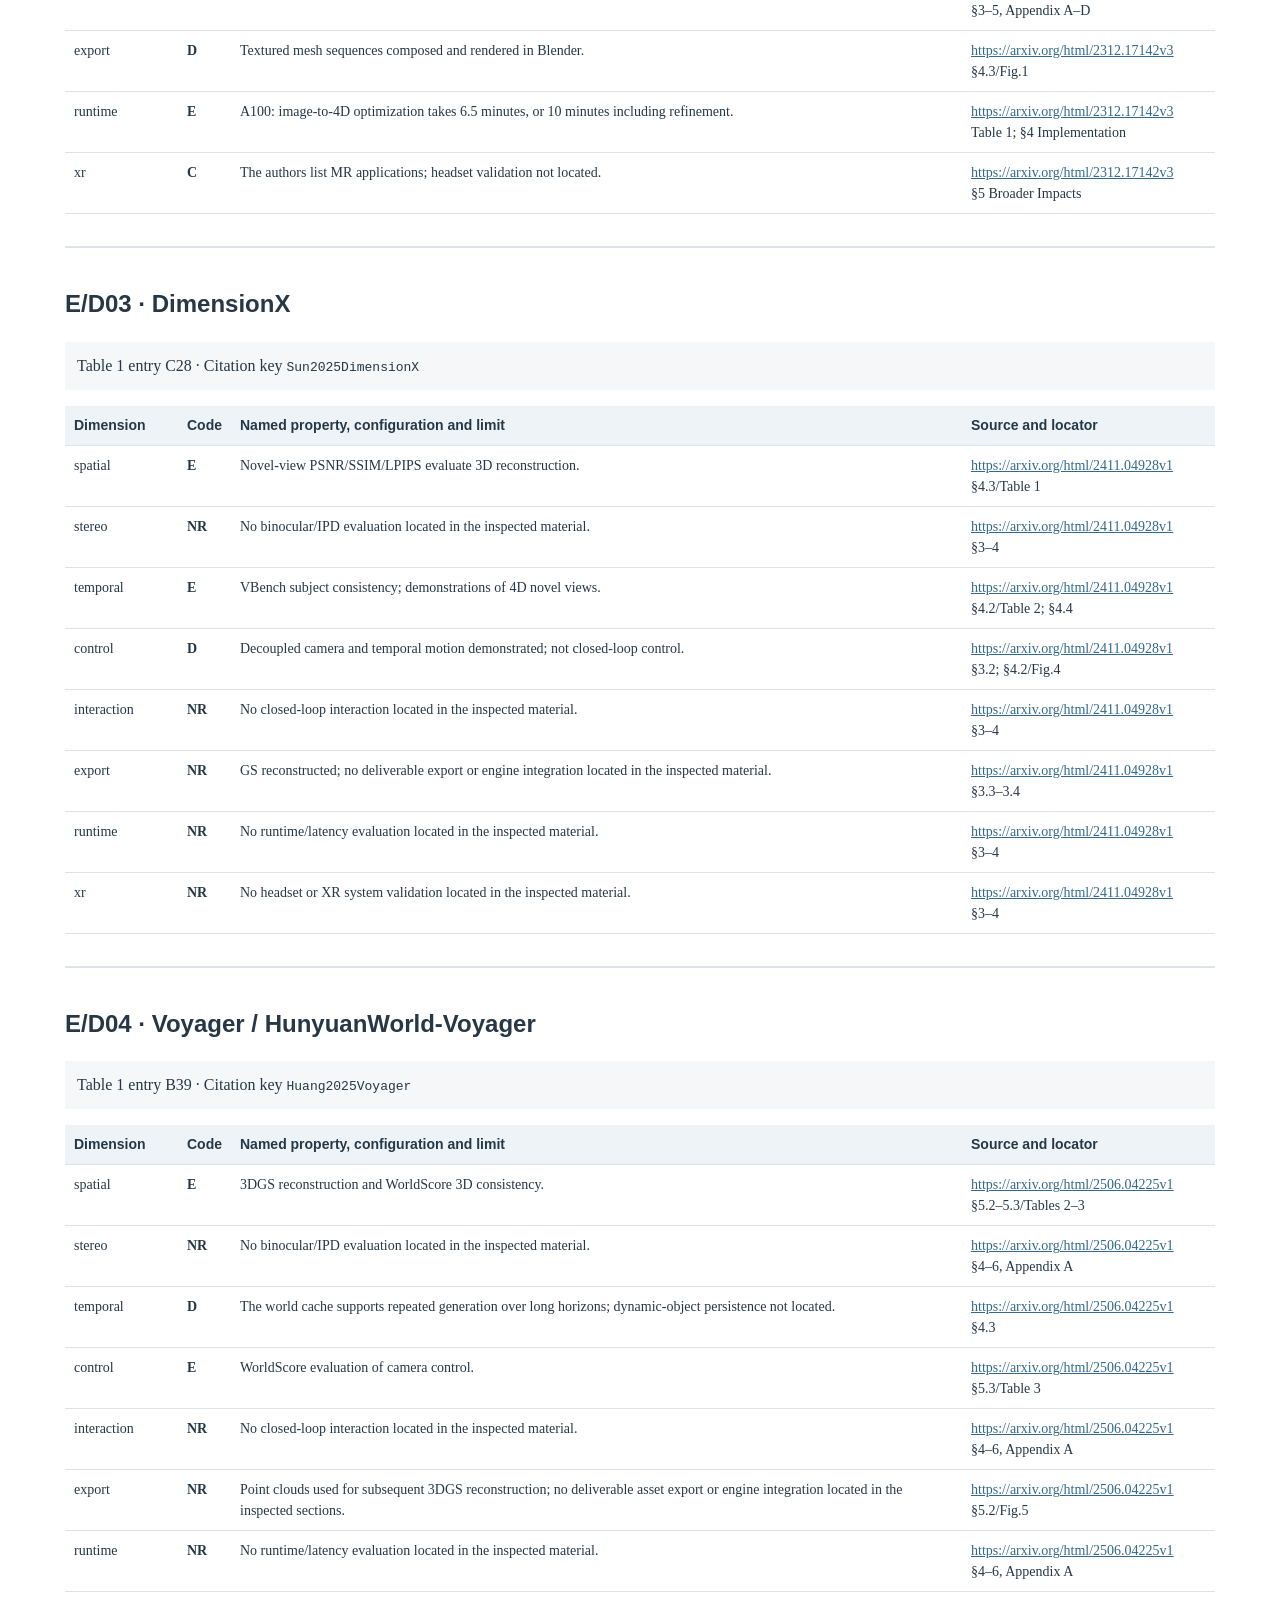
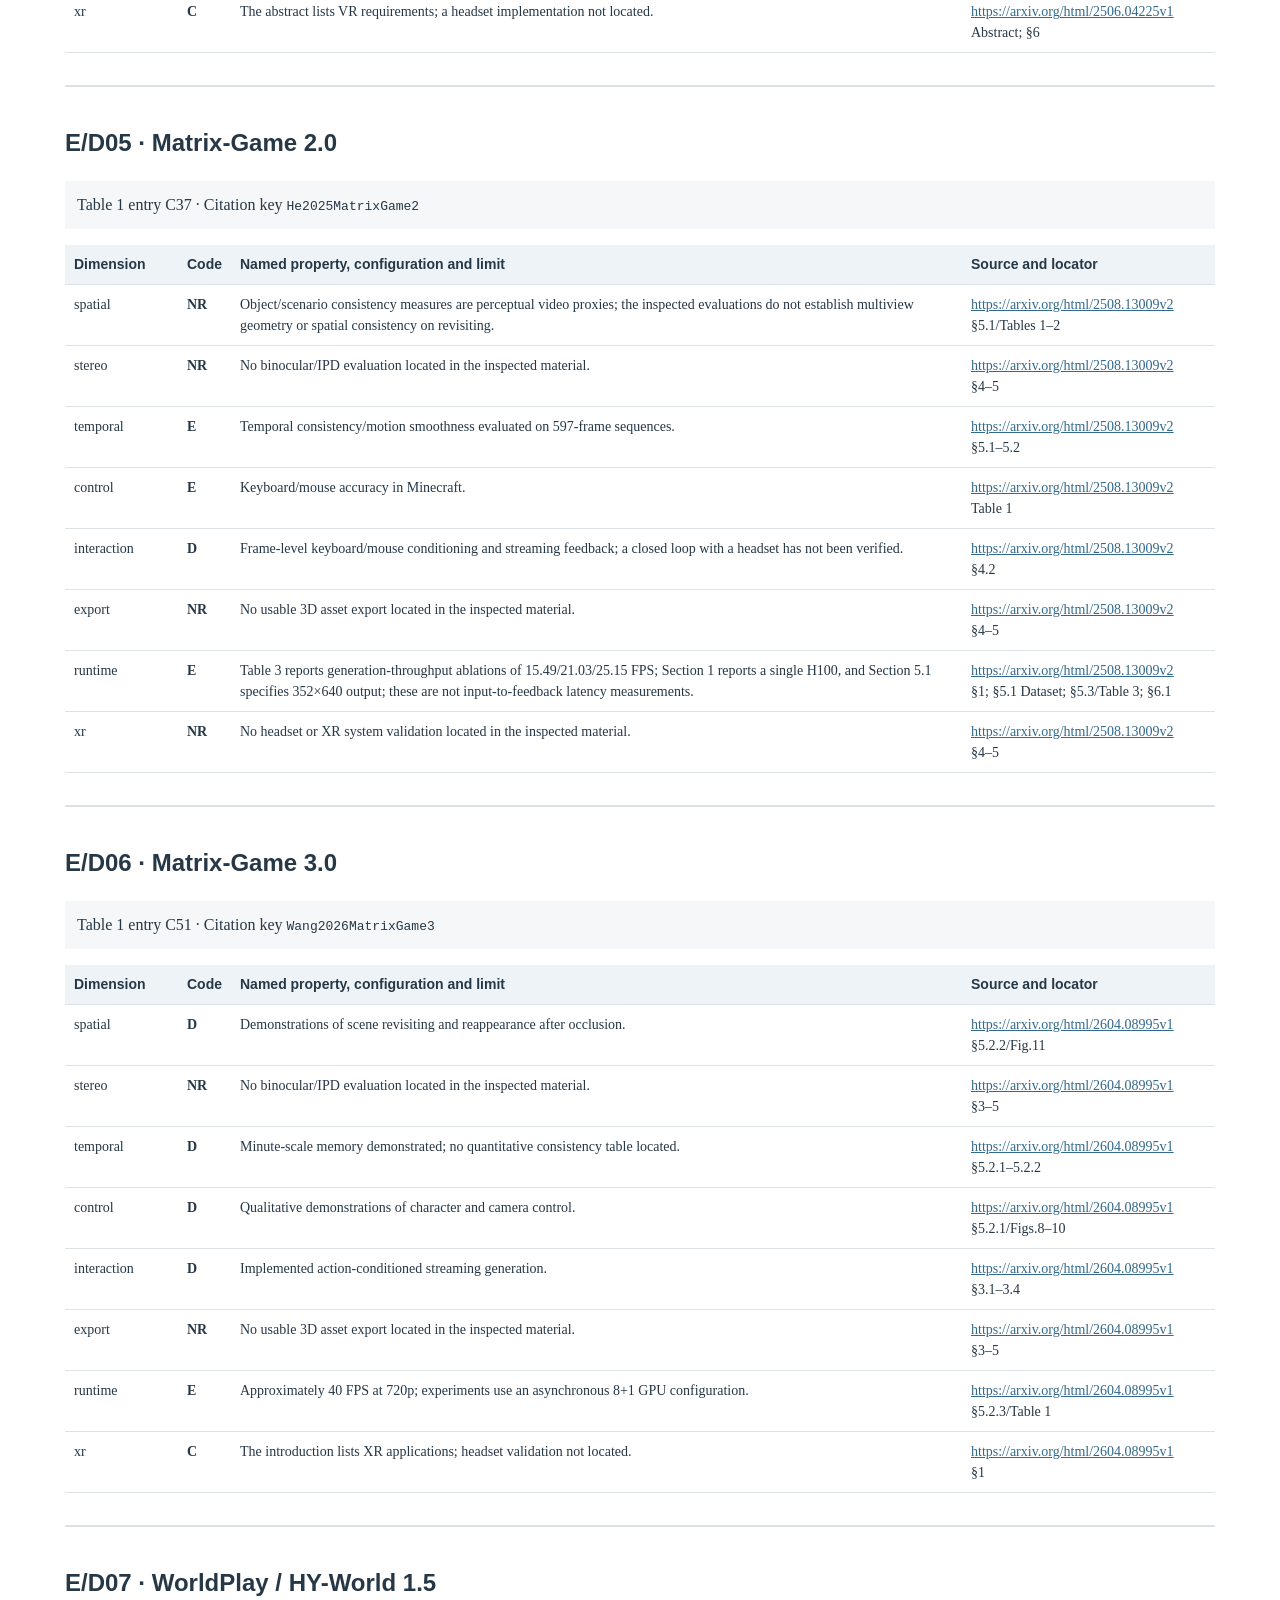
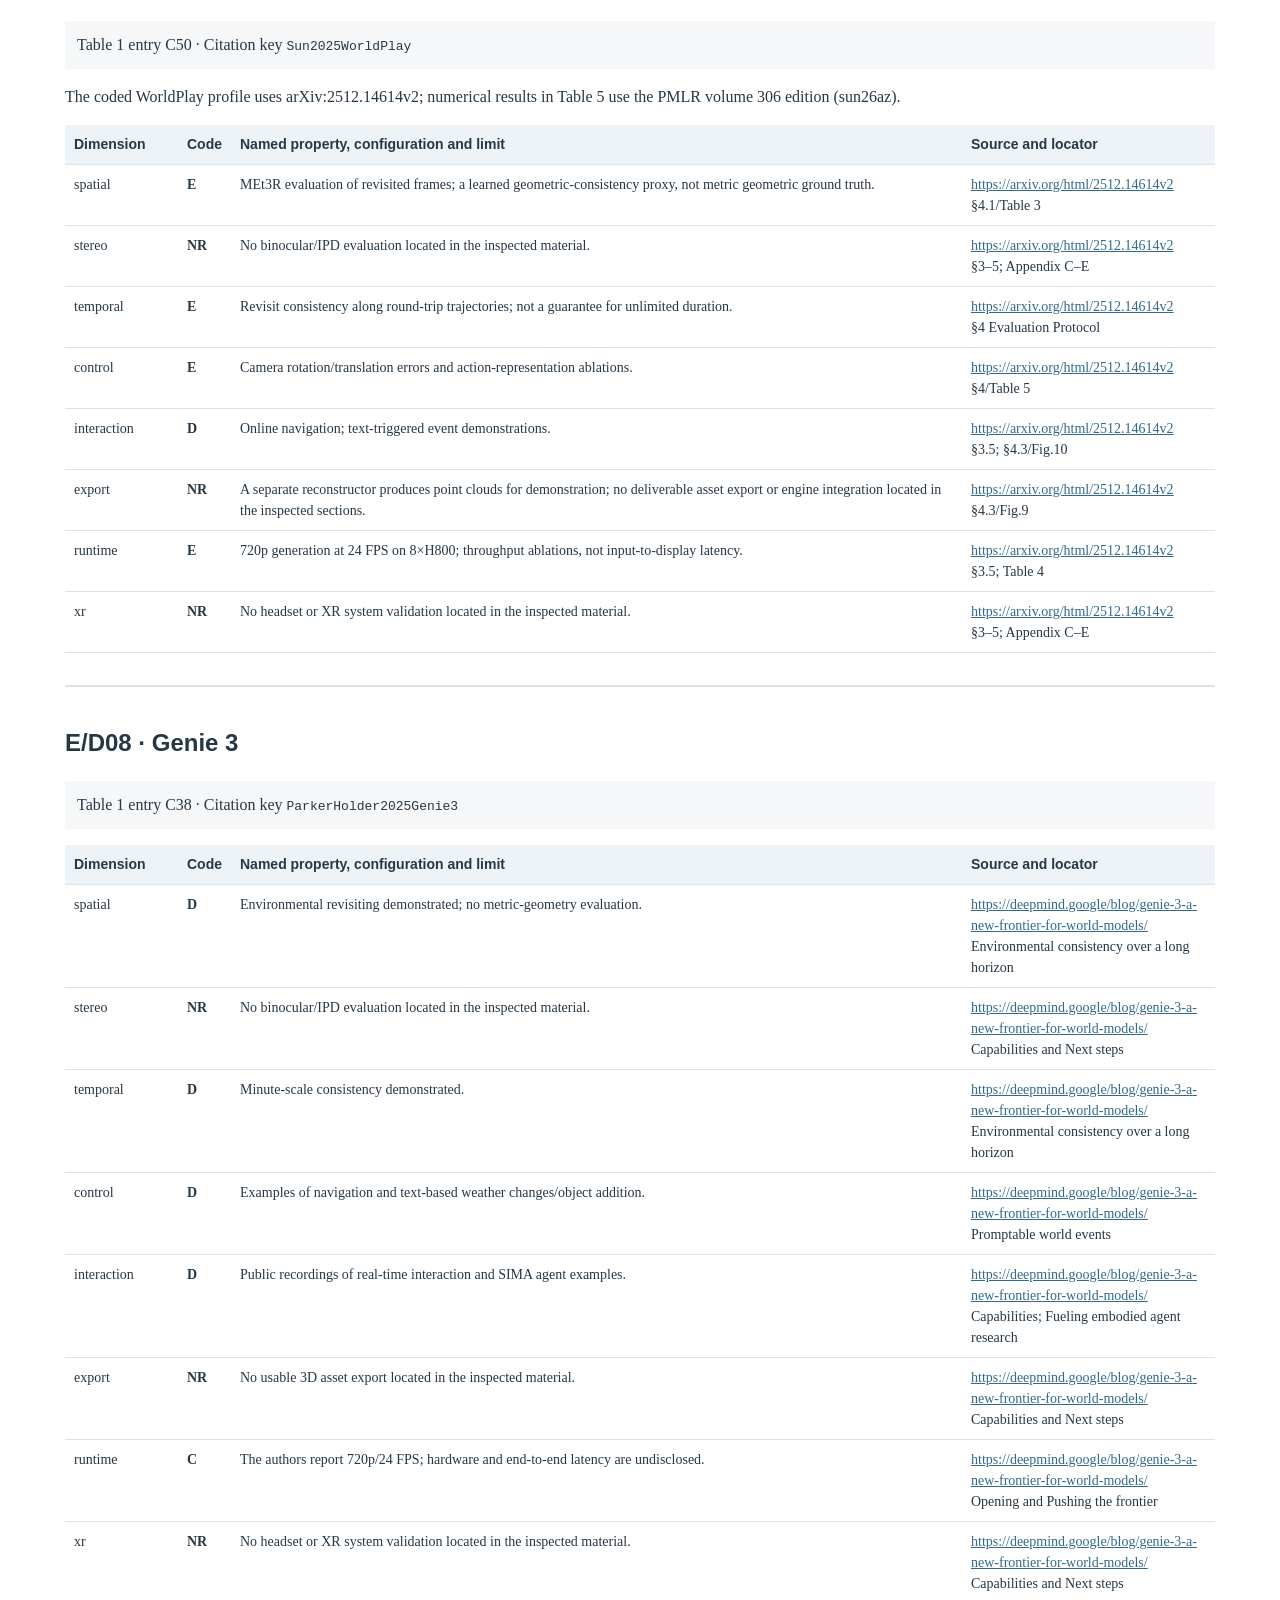
<file: docs/evidence/index.html>
<!doctype html><html lang="en"><meta charset="utf-8"><title>Evidence supplement E</title><style>body{max-width:1150px;margin:32px auto;padding:0 24px;color:#263746;font:16px/1.5 Georgia,serif}h1,h2,nav,th{font-family:Arial,sans-serif}a{color:#32698c}nav{display:flex;flex-wrap:wrap;gap:7px 14px}section{border-top:2px solid #dce2e6;padding-top:18px;margin-top:32px}table{border-collapse:collapse;width:100%;font-size:14px}th,td{padding:9px;border-bottom:1px solid #dce2e6;text-align:left;vertical-align:top}th{background:#edf3f6}td:first-child{width:95px}td:nth-child(2){width:35px}td:last-child{width:235px;overflow-wrap:anywhere}.meta{background:#f5f7f8;padding:12px}code{font-size:13px}@media print{section{break-before:page}nav{display:none}a{color:#263746}}</style><h1>Evidence supplement E</h1><p>Visual Generative AI for Extended Reality: A Survey. Release 23 October 2026.</p><p>31 selected methods and systems, eight dimensions, 248 categorical evidence entries. E/ identifies a detailed evidence record, distinct from catalogue numbering. Each row below preserves the original cell note and source locator. Evidence categories are non-ordinal; a record can combine separately inspected configurations and does not certify a jointly validated system.</p><p><b>E</b> targeted evaluation (including mixed/negative results); <b>D</b> implementation/demonstration; <b>C</b> source claim; <b>I</b> analytical inference; <b>NR</b> no evidence located in inspected material; <b>NA</b> outside the selected output scope. Source and configuration limits must be read with the code.</p><p><a href="catalogue-crosswalk.csv">Catalogue crosswalk</a> · <a href="evidence-matrix.csv">Cell data</a> · <a href="extraction-records.json">Inspection records</a> · <a href="search-log.txt">Search trace</a> · <a href="quantitative-evidence/README.md">Numerical source editions</a></p><nav>
<a href="#E-A01">E/A01 DreamFusion</a>
<a href="#E-A02">E/A02 Magic3D</a>
<a href="#E-A03">E/A03 TRELLIS</a>
<a href="#E-A04">E/A04 Hunyuan3D 2.0</a>
<a href="#E-A05">E/A05 TRELLIS.2</a>
<a href="#E-A06">E/A06 PartCrafter</a>
<a href="#E-SCE01">E/SCE01 Text2Room</a>
<a href="#E-SCE02">E/SCE02 SceneScape</a>
<a href="#E-SCE03">E/SCE03 SceneDreamer</a>
<a href="#E-SCE04">E/SCE04 Holodeck</a>
<a href="#E-SCE05">E/SCE05 HunyuanWorld 1.0</a>
<a href="#E-SCE06">E/SCE06 HY-World 2.0</a>
<a href="#E-D01">E/D01 4D-fy</a>
<a href="#E-D02">E/D02 DreamGaussian4D</a>
<a href="#E-D03">E/D03 DimensionX</a>
<a href="#E-D04">E/D04 Voyager / HunyuanWorld-Voyager</a>
<a href="#E-D05">E/D05 Matrix-Game 2.0</a>
<a href="#E-D06">E/D06 Matrix-Game 3.0</a>
<a href="#E-D07">E/D07 WorldPlay / HY-World 1.5</a>
<a href="#E-D08">E/D08 Genie 3</a>
<a href="#E-X01">E/X01 VRCopilot</a>
<a href="#E-X02">E/X02 MS2Mesh-XR</a>
<a href="#E-X03">E/X03 Dreamcrafter</a>
<a href="#E-X04">E/X04 CoGen3D</a>
<a href="#E-P01">E/P01 MVDiffusion</a>
<a href="#E-P02">E/P02 EPIC</a>
<a href="#E-X05">E/X05 Generated Reality</a>
<a href="#E-D09">E/D09 MultiGen</a>
<a href="#E-X06">E/X06 ImaginateAR</a>
<a href="#E-X07">E/X07 Heritage visualization prototyping</a>
<a href="#E-X08">E/X08 360-degree stimulus validation</a>
</nav>
<section id="E-A01"><h2>E/A01 · DreamFusion</h2><p class="meta">Table 1 entry A11 · Citation key <code>Poole2023DreamFusion</code></p>
<table><thead><tr><th>Dimension</th><th>Code</th><th>Named property, configuration and limit</th><th>Source and locator</th></tr></thead><tbody>
<tr><td>spatial</td><td><b>D</b></td><td>Multiview shape, normal maps, and relighting are demonstrated; CLIP retrieval scores are not treated as spatial accuracy.</td><td><a href="https://arxiv.org/html/2209.14988">https://arxiv.org/html/2209.14988</a><br>§4</td></tr>
<tr><td>stereo</td><td><b>NR</b></td><td>No evaluation of paired-eye consistency or binocular viewing in a headset was located in the inspected sections.</td><td><a href="https://arxiv.org/html/2209.14988">https://arxiv.org/html/2209.14988</a><br>§3.2–5</td></tr>
<tr><td>temporal</td><td><b>NA</b></td><td>NA for temporal evolution of the core static asset. Rendered viewpoints are indexed under spatial evidence; the inspected core method does not generate object dynamics or implement a retained-modification process.</td><td><a href="https://arxiv.org/html/2209.14988">https://arxiv.org/html/2209.14988</a><br>§3.2–5</td></tr>
<tr><td>control</td><td><b>E</b></td><td>Text matching is evaluated using CLIP R-Precision; this does not assess precise spatial constraints.</td><td><a href="https://arxiv.org/html/2209.14988">https://arxiv.org/html/2209.14988</a><br>§4 Table 1</td></tr>
<tr><td>interaction</td><td><b>NR</b></td><td>No runtime action-interaction test was located in the inspected sections.</td><td><a href="https://arxiv.org/html/2209.14988">https://arxiv.org/html/2209.14988</a><br>§3.2–5</td></tr>
<tr><td>export</td><td><b>D</b></td><td>The official website provides marching-cubes mesh export.</td><td><a href="https://dreamfusion3d.github.io/">https://dreamfusion3d.github.io/</a><br>Mesh exports</td></tr>
<tr><td>runtime</td><td><b>E</b></td><td>The source reports a compute-time decomposition, divided evenly between NeRF rendering and diffusion-model evaluation, for 15,000 optimization iterations on four TPUv4 chips (about 1.5 hours). This evaluates optimization cost, not runtime display frame rate.</td><td><a href="https://arxiv.org/html/2209.14988v1">https://arxiv.org/html/2209.14988v1</a><br>Section 3.2, item 4 (Optimization)</td></tr>
<tr><td>xr</td><td><b>NR</b></td><td>No headset deployment or XR user experiment was located in the inspected sections.</td><td><a href="https://arxiv.org/html/2209.14988">https://arxiv.org/html/2209.14988</a><br>§3.2–5</td></tr>
</tbody></table></section>
<section id="E-A02"><h2>E/A02 · Magic3D</h2><p class="meta">Table 1 entry A12 · Citation key <code>Lin2023Magic3D</code></p>
<table><thead><tr><th>Dimension</th><th>Code</th><th>Named property, configuration and limit</th><th>Source and locator</th></tr></thead><tbody>
<tr><td>spatial</td><td><b>D</b></td><td>Shape and texture comparisons are demonstrated; this table does not reinterpret overall visual preference as geometric accuracy.</td><td><a href="https://arxiv.org/html/2211.10440">https://arxiv.org/html/2211.10440</a><br>§5 Figures 3–5</td></tr>
<tr><td>stereo</td><td><b>NR</b></td><td>No evaluation of paired-eye consistency or binocular viewing in a headset was located in the inspected sections.</td><td><a href="https://arxiv.org/html/2211.10440">https://arxiv.org/html/2211.10440</a><br>§4–6</td></tr>
<tr><td>temporal</td><td><b>NA</b></td><td>NA for temporal evolution of the core static asset. Rendered viewpoints are indexed under spatial evidence; the inspected core method does not generate object dynamics or implement a retained-modification process.</td><td><a href="https://arxiv.org/html/2211.10440">https://arxiv.org/html/2211.10440</a><br>§4–6</td></tr>
<tr><td>control</td><td><b>D</b></td><td>Editing includes re-optimization after prompt changes and image conditioning.</td><td><a href="https://research.nvidia.com/labs/cosmos-lab/magic3d/">https://research.nvidia.com/labs/cosmos-lab/magic3d/</a><br>Editing Capabilities</td></tr>
<tr><td>interaction</td><td><b>NR</b></td><td>No runtime action-interaction test was located in the inspected sections.</td><td><a href="https://arxiv.org/html/2211.10440">https://arxiv.org/html/2211.10440</a><br>§4–6</td></tr>
<tr><td>export</td><td><b>D</b></td><td>The official page provides textured-mesh downloads.</td><td><a href="https://research.nvidia.com/labs/cosmos-lab/magic3d/">https://research.nvidia.com/labs/cosmos-lab/magic3d/</a><br>High-Resolution 3D Meshes</td></tr>
<tr><td>runtime</td><td><b>E</b></td><td>Coarse and fine optimization total 40 minutes on 8 A100 GPUs; this is generation time, not display FPS.</td><td><a href="https://arxiv.org/html/2211.10440">https://arxiv.org/html/2211.10440</a><br>§5 Speed evaluation</td></tr>
<tr><td>xr</td><td><b>NR</b></td><td>No headset deployment or XR user experiment was located in the inspected sections.</td><td><a href="https://arxiv.org/html/2211.10440">https://arxiv.org/html/2211.10440</a><br>§4–6</td></tr>
</tbody></table></section>
<section id="E-A03"><h2>E/A03 · TRELLIS</h2><p class="meta">Table 1 entry A31 · Citation key <code>Xiang2025TRELLIS</code></p>
<p>TRELLIS quantitative values in Table 3A use arXiv:2412.01506v1. The formal bibliography cites the CVPR publication.</p>
<table><thead><tr><th>Dimension</th><th>Code</th><th>Named property, configuration and limit</th><th>Source and locator</th></tr></thead><tbody>
<tr><td>spatial</td><td><b>E</b></td><td>Representation reconstruction evaluates geometry using CD, F-score, and normal-map error; the evidence is limited to the reconstruction protocol.</td><td><a href="https://arxiv.org/html/2412.01506v1">https://arxiv.org/html/2412.01506v1</a><br>§4.1</td></tr>
<tr><td>stereo</td><td><b>NR</b></td><td>No evaluation of paired-eye consistency or binocular viewing in a headset was located in the inspected sections.</td><td><a href="https://arxiv.org/html/2412.01506v1">https://arxiv.org/html/2412.01506v1</a><br>§3.2–4.4</td></tr>
<tr><td>temporal</td><td><b>NA</b></td><td>NA for temporal evolution of the core static asset. Rendered viewpoints are indexed under spatial evidence; the inspected core method does not generate object dynamics or implement a retained-modification process.</td><td><a href="https://arxiv.org/html/2412.01506v1">https://arxiv.org/html/2412.01506v1</a><br>§3.2–4.4</td></tr>
<tr><td>control</td><td><b>D</b></td><td>Region deletion, addition, replacement, and asset variations are demonstrated.</td><td><a href="https://arxiv.org/html/2412.01506v1">https://arxiv.org/html/2412.01506v1</a><br>§4.4 Figure 7</td></tr>
<tr><td>interaction</td><td><b>NR</b></td><td>No runtime action-interaction test was located in the inspected sections.</td><td><a href="https://arxiv.org/html/2412.01506v1">https://arxiv.org/html/2412.01506v1</a><br>§3.2–4.4</td></tr>
<tr><td>export</td><td><b>D</b></td><td>The official implementation documents textured GLB conversion and Gaussian PLY export. GLB conversion includes mesh postprocessing, UV parameterization and texture baking. Implementation inspected; model/export not executed and engine or headset validation not inferred.</td><td><a href="https://github.com/microsoft/TRELLIS/blob/442aa1e1afb9014e80681d3bf604e8d728a86ee7/README.md#L164-L176">https://github.com/microsoft/TRELLIS/blob/442aa1e1afb9014e80681d3bf604e8d728a86ee7…</a><br>README minimal example, lines 164–176; trellis/utils/postprocessing_utils.py, to_glb, lines 399–453</td></tr>
<tr><td>runtime</td><td><b>NR</b></td><td>No verifiable generation, rendering, or interaction timings were located in the inspected sections.</td><td><a href="https://arxiv.org/html/2412.01506v1">https://arxiv.org/html/2412.01506v1</a><br>§3.2–4.4</td></tr>
<tr><td>xr</td><td><b>NR</b></td><td>No headset deployment or XR user experiment was located in the inspected sections.</td><td><a href="https://arxiv.org/html/2412.01506v1">https://arxiv.org/html/2412.01506v1</a><br>§3.2–4.4</td></tr>
</tbody></table></section>
<section id="E-A04"><h2>E/A04 · Hunyuan3D 2.0</h2><p class="meta">Table 1 entry A35 · Citation key <code>Zhao2025Hunyuan3D2</code></p>
<p>The temporal D concerns Hunyuan3D Studio skeleton, skinning and retargeting tools, not motion generated by the shape model.</p>
<table><thead><tr><th>Dimension</th><th>Code</th><th>Named property, configuration and limit</th><th>Source and locator</th></tr></thead><tbody>
<tr><td>spatial</td><td><b>E</b></td><td>ShapeVAE reconstruction is measured using volume/surface IoU; generated shapes are assessed using cross-modal similarity.</td><td><a href="https://arxiv.org/html/2501.12202v1">https://arxiv.org/html/2501.12202v1</a><br>§5.1 Tables 1–2</td></tr>
<tr><td>stereo</td><td><b>NR</b></td><td>No evaluation of paired-eye consistency or binocular viewing in a headset was located in the inspected sections.</td><td><a href="https://arxiv.org/html/2501.12202v1">https://arxiv.org/html/2501.12202v1</a><br>§2,4,5,6</td></tr>
<tr><td>temporal</td><td><b>D</b></td><td>Studio demonstrates animation using skeletons, skinning, and motion retargeting; this is not native 4D generation by the generator.</td><td><a href="https://arxiv.org/html/2501.12202v1">https://arxiv.org/html/2501.12202v1</a><br>§6.3</td></tr>
<tr><td>control</td><td><b>E</b></td><td>Image-condition matching is assessed using automatic metrics and user evaluation.</td><td><a href="https://arxiv.org/html/2501.12202v1">https://arxiv.org/html/2501.12202v1</a><br>§5.3</td></tr>
<tr><td>interaction</td><td><b>NR</b></td><td>No runtime action-interaction test was located in the inspected sections.</td><td><a href="https://arxiv.org/html/2501.12202v1">https://arxiv.org/html/2501.12202v1</a><br>§2,4,5,6</td></tr>
<tr><td>export</td><td><b>D</b></td><td>The official application implements mesh export and download in GLB, OBJ, PLY and STL, with separate textured and untextured paths. Implementation inspected; model/export not executed and engine or headset validation not inferred.</td><td><a href="https://github.com/Tencent-Hunyuan/Hunyuan3D-2/blob/f8db63096c8282cb27354314d896feba5ba6ff8a/gradio_app.py#L85-L94">https://github.com/Tencent-Hunyuan/Hunyuan3D-2/blob/f8db63096c8282cb27354314d896fe…</a><br>gradio_app.py: export_mesh, lines 85–94; Export UI, lines 460–471; on_export_click, lines 599–638; SUPPORTED_FORMATS, line 690</td></tr>
<tr><td>runtime</td><td><b>NR</b></td><td>No verifiable generation, rendering, or interaction timings were located in the inspected sections.</td><td><a href="https://arxiv.org/html/2501.12202v1">https://arxiv.org/html/2501.12202v1</a><br>§2,4,5,6</td></tr>
<tr><td>xr</td><td><b>NR</b></td><td>No headset deployment or XR user experiment was located in the inspected sections.</td><td><a href="https://arxiv.org/html/2501.12202v1">https://arxiv.org/html/2501.12202v1</a><br>§2,4,5,6</td></tr>
</tbody></table></section>
<section id="E-A05"><h2>E/A05 · TRELLIS.2</h2><p class="meta">Table 1 entry A36 · Citation key <code>Xiang2026TRELLIS2</code></p>
<p>The cost E concerns the measured decoder experiment. Approximate full-generation timings are source claims and do not inherit E.</p>
<table><thead><tr><th>Dimension</th><th>Code</th><th>Named property, configuration and limit</th><th>Source and locator</th></tr></thead><tbody>
<tr><td>spatial</td><td><b>E</b></td><td>Reconstruction is evaluated using Mesh Distance, CD, F-score, and normal error; generation is assessed using alignment and human evaluation.</td><td><a href="https://arxiv.org/html/2512.14692v1">https://arxiv.org/html/2512.14692v1</a><br>§4.1–4.2</td></tr>
<tr><td>stereo</td><td><b>NR</b></td><td>No evaluation of paired-eye consistency or binocular viewing in a headset was located in the inspected sections.</td><td><a href="https://arxiv.org/html/2512.14692v1">https://arxiv.org/html/2512.14692v1</a><br>§1,3,4; Appendix A,D</td></tr>
<tr><td>temporal</td><td><b>NA</b></td><td>NA for temporal evolution of the core static asset. Rendered viewpoints are indexed under spatial evidence; the inspected core method does not generate object dynamics or implement a retained-modification process.</td><td><a href="https://arxiv.org/html/2512.14692v1">https://arxiv.org/html/2512.14692v1</a><br>§1,3,4; Appendix A,D</td></tr>
<tr><td>control</td><td><b>D</b></td><td>PBR materials can be generated independently given geometry and a reference image.</td><td><a href="https://arxiv.org/html/2512.14692v1">https://arxiv.org/html/2512.14692v1</a><br>§4.3</td></tr>
<tr><td>interaction</td><td><b>NR</b></td><td>No runtime action-interaction test was located in the inspected sections.</td><td><a href="https://arxiv.org/html/2512.14692v1">https://arxiv.org/html/2512.14692v1</a><br>§1,3,4; Appendix A,D</td></tr>
<tr><td>export</td><td><b>D</b></td><td>The official example exports generated geometry and PBR attributes to GLB through O-Voxel postprocessing. Transparency requires activation after import because the default export mode is OPAQUE. Implementation inspected; model/export not executed and engine or headset validation not inferred.</td><td><a href="https://github.com/microsoft/TRELLIS.2/blob/75fbf0183001ed9876c8dbb35de6b68552ee08bd/README.md#L151-L174">https://github.com/microsoft/TRELLIS.2/blob/75fbf0183001ed9876c8dbb35de6b68552ee08…</a><br>README: Export to GLB, lines 151–174; o-voxel/README.md: Export to GLB, lines 110–127</td></tr>
<tr><td>runtime</td><td><b>E</b></td><td>Decoder runtime is measured in reconstruction experiments: 0.077/0.301 s at 512³/1024³ on one A100. Separately, the introduction reports 3/17/60 s asset generation at 512³/1024³/1536³ on one H100; these are author-reported generation figures. Neither measures display latency.</td><td><a href="https://arxiv.org/html/2512.14692v1">https://arxiv.org/html/2512.14692v1</a><br>Section 4 implementation details; Section 4.1, Table 1, Dec. (s); Section 1 generation claim</td></tr>
<tr><td>xr</td><td><b>NR</b></td><td>No headset deployment or XR user experiment was located in the inspected sections.</td><td><a href="https://arxiv.org/html/2512.14692v1">https://arxiv.org/html/2512.14692v1</a><br>§1,3,4; Appendix A,D</td></tr>
</tbody></table></section>
<section id="E-A06"><h2>E/A06 · PartCrafter</h2><p class="meta">Table 1 entry A45 · Citation key <code>Lin2025PartCrafter</code></p>
<table><thead><tr><th>Dimension</th><th>Code</th><th>Named property, configuration and limit</th><th>Source and locator</th></tr></thead><tbody>
<tr><td>spatial</td><td><b>E</b></td><td>Shape CD/F-score and part-overlap IoU receive targeted evaluation.</td><td><a href="https://arxiv.org/html/2506.05573">https://arxiv.org/html/2506.05573</a><br>§4 Evaluation Metrics</td></tr>
<tr><td>stereo</td><td><b>NR</b></td><td>No evaluation of paired-eye consistency or binocular viewing in a headset was located in the inspected sections.</td><td><a href="https://arxiv.org/html/2506.05573">https://arxiv.org/html/2506.05573</a><br>§3.4–4.2</td></tr>
<tr><td>temporal</td><td><b>NA</b></td><td>NA for temporal evolution of the core static asset. Rendered viewpoints are indexed under spatial evidence; the inspected core method does not generate object dynamics or implement a retained-modification process.</td><td><a href="https://arxiv.org/html/2506.05573">https://arxiv.org/html/2506.05573</a><br>§3.4–4.2</td></tr>
<tr><td>control</td><td><b>D</b></td><td>The part-count setting controls the granularity of the output decomposition.</td><td><a href="https://arxiv.org/html/2506.05573">https://arxiv.org/html/2506.05573</a><br>§3.4, §4</td></tr>
<tr><td>interaction</td><td><b>I</b></td><td>The possibility of transforming independent meshes separately is an inference from the representation; joint-based or physical interaction has not been verified.</td><td><a href="https://arxiv.org/html/2506.05573">https://arxiv.org/html/2506.05573</a><br>§4 Evaluation Metrics</td></tr>
<tr><td>export</td><td><b>D</b></td><td>The official inference script exports each generated part as a separate GLB, a merged object GLB, and a part-to-file manifest. Implementation inspected; model/export not executed and engine or headset validation not inferred.</td><td><a href="https://github.com/wgsxm/PartCrafter/blob/3d773bf02fad51c7ab31a5615573fec93b287b30/scripts/inference_partcrafter.py#L159-L181">https://github.com/wgsxm/PartCrafter/blob/3d773bf02fad51c7ab31a5615573fec93b287b30…</a><br>scripts/inference_partcrafter.py: per-part and composite export and manifest, lines 159–181; scripts/inference_partcrafter_scene.py, lines 143–165</td></tr>
<tr><td>runtime</td><td><b>E</b></td><td>A 4-part object takes 34 seconds on average on a single H20; this is generation time.</td><td><a href="https://arxiv.org/html/2506.05573">https://arxiv.org/html/2506.05573</a><br>§4 Evaluation Metrics, Table 1</td></tr>
<tr><td>xr</td><td><b>NR</b></td><td>No headset deployment or XR user experiment was located in the inspected sections.</td><td><a href="https://arxiv.org/html/2506.05573">https://arxiv.org/html/2506.05573</a><br>§3.4–4.2</td></tr>
</tbody></table></section>
<section id="E-SCE01"><h2>E/SCE01 · Text2Room</h2><p class="meta">Table 1 entry B21 · Citation key <code>Hollein2023Text2Room</code></p>
<table><thead><tr><th>Dimension</th><th>Code</th><th>Named property, configuration and limit</th><th>Source and locator</th></tr></thead><tbody>
<tr><td>spatial</td><td><b>E</b></td><td>Section 4.2 includes user ratings of 3D structure/completeness; these are not errors against real geometry.</td><td><a href="https://arxiv.org/html/2303.11989">https://arxiv.org/html/2303.11989</a><br>§4.2, Table 1</td></tr>
<tr><td>stereo</td><td><b>NR</b></td><td>No evaluation of paired-eye consistency or binocular viewing in a headset was located in the inspected sections.</td><td><a href="https://arxiv.org/html/2303.11989">https://arxiv.org/html/2303.11989</a><br>§4.2,4.4–4.5,5</td></tr>
<tr><td>temporal</td><td><b>NA</b></td><td>NA for temporal content or state generation in the core static-mesh output. Construction trajectories address spatial completion; they are not a separately evaluated temporal-continuity or retained-modification protocol.</td><td><a href="https://arxiv.org/html/2303.11989">https://arxiv.org/html/2303.11989</a><br>§4.2,4.4–4.5,5</td></tr>
<tr><td>control</td><td><b>E</b></td><td>CLIP scores on rendered scene images evaluate text-image alignment; precise layout control remains limited and is not established by this proxy.</td><td><a href="https://arxiv.org/html/2303.11989v2">https://arxiv.org/html/2303.11989v2</a><br>Section 4 (Evaluation Metrics), Section 4.2, Table 1; Sections 4.4-4.5</td></tr>
<tr><td>interaction</td><td><b>D</b></td><td>The official webpage supports mouse-based mesh exploration; this evidence is limited to camera navigation, not object manipulation.</td><td><a href="https://lukashoel.github.io/text-to-room/">https://lukashoel.github.io/text-to-room/</a><br>Interactive 3D Mesh Viewer</td></tr>
<tr><td>export</td><td><b>D</b></td><td>Textured meshes are produced, and the official project provides downloads of complete scene meshes.</td><td><a href="https://lukashoel.github.io/text-to-room/">https://lukashoel.github.io/text-to-room/</a><br>Download meshes; Interactive 3D Mesh Viewer</td></tr>
<tr><td>runtime</td><td><b>C</b></td><td>The implementation description reports about 50 minutes per scene on one RTX 3090, with 20 trajectories and 10 frames each. A dedicated timing comparison, profile, or repeated measurement was not located; the value is retained as an author-reported generation estimate.</td><td><a href="https://arxiv.org/html/2303.11989v2">https://arxiv.org/html/2303.11989v2</a><br>Section 4 (Implementation Details)</td></tr>
<tr><td>xr</td><td><b>C</b></td><td>The authors identify AR/VR content creation as an application; no headset experiment was located in the inspected sections.</td><td><a href="https://arxiv.org/html/2303.11989">https://arxiv.org/html/2303.11989</a><br>§1 Introduction</td></tr>
</tbody></table></section>
<section id="E-SCE02"><h2>E/SCE02 · SceneScape</h2><p class="meta">Table 1 entry B22 · Citation key <code>Fridman2023SceneScape</code></p>
<table><thead><tr><th>Dimension</th><th>Code</th><th>Named property, configuration and limit</th><th>Source and locator</th></tr></thead><tbody>
<tr><td>spatial</td><td><b>E</b></td><td>Camera error, reprojection/depth error, and the SfM reconstruction ratio are evaluated.</td><td><a href="https://arxiv.org/html/2302.01133">https://arxiv.org/html/2302.01133</a><br>§4.1–4.3</td></tr>
<tr><td>stereo</td><td><b>NR</b></td><td>No evaluation of paired-eye consistency or binocular viewing in a headset was located in the inspected sections.</td><td><a href="https://arxiv.org/html/2302.01133">https://arxiv.org/html/2302.01133</a><br>§4.1–4.3,5; Appendix A</td></tr>
<tr><td>temporal</td><td><b>E</b></td><td>Decoder-optimization ablations and reprojection error address inter-frame consistency under camera motion, not dynamic objects.</td><td><a href="https://arxiv.org/html/2302.01133">https://arxiv.org/html/2302.01133</a><br>§4.2–4.3</td></tr>
<tr><td>control</td><td><b>E</b></td><td>Recovery error for the prescribed camera motion receives targeted evaluation; text is assessed separately using CLIP.</td><td><a href="https://arxiv.org/html/2302.01133">https://arxiv.org/html/2302.01133</a><br>§4.1–4.3</td></tr>
<tr><td>interaction</td><td><b>NR</b></td><td>No runtime action-interaction test was located in the inspected sections.</td><td><a href="https://arxiv.org/html/2302.01133">https://arxiv.org/html/2302.01133</a><br>§4.1–4.3,5; Appendix A</td></tr>
<tr><td>export</td><td><b>I</b></td><td>A unified mesh and Poisson processing support a potential delivery route; project demonstrations do not constitute verified export.</td><td><a href="https://scenescape.github.io/">https://scenescape.github.io/</a><br>3D scene visualization</td></tr>
<tr><td>runtime</td><td><b>E</b></td><td>50 frames take approximately 2.5 hours on a Tesla V100; the stage timings in the appendix cannot be treated as display FPS.</td><td><a href="https://arxiv.org/html/2302.01133">https://arxiv.org/html/2302.01133</a><br>Appendix A, Table 3</td></tr>
<tr><td>xr</td><td><b>NR</b></td><td>No headset deployment or XR user experiment was located in the inspected sections.</td><td><a href="https://arxiv.org/html/2302.01133">https://arxiv.org/html/2302.01133</a><br>§4.1–4.3,5; Appendix A</td></tr>
</tbody></table></section>
<section id="E-SCE03"><h2>E/SCE03 · SceneDreamer</h2><p class="meta">Table 1 entry B32 · Citation key <code>Chen2023SceneDreamer</code></p>
<table><thead><tr><th>Dimension</th><th>Code</th><th>Named property, configuration and limit</th><th>Source and locator</th></tr></thead><tbody>
<tr><td>spatial</td><td><b>E</b></td><td>Depth error, camera error, and the SfM reconstruction ratio are evaluated, including validation with a 600-frame circular trajectory.</td><td><a href="https://arxiv.org/html/2302.01330">https://arxiv.org/html/2302.01330</a><br>§V-B,V-E</td></tr>
<tr><td>stereo</td><td><b>NR</b></td><td>No evaluation of paired-eye consistency or binocular viewing in a headset was located in the inspected sections.</td><td><a href="https://arxiv.org/html/2302.01330">https://arxiv.org/html/2302.01330</a><br>§V-B,V-E,V-F,VI</td></tr>
<tr><td>temporal</td><td><b>E</b></td><td>Camera-path view consistency is evaluated through camera recovery/SfM and user judgments of rendered trajectories; Section V-E also reconstructs a 600-frame circular traversal. This indexes coherence across views of a static scene, not object dynamics or retention of a user modification. The spatial and temporal entries refer to overlapping observations, not independent tests.</td><td><a href="https://arxiv.org/html/2302.01330v3">https://arxiv.org/html/2302.01330v3</a><br>Section V-B (CE and SfM rate); Section V-E (User Study and View Consistency), Figures 15-16</td></tr>
<tr><td>control</td><td><b>D</b></td><td>Scene/style latent variables can be varied, and rendering follows a prescribed camera path; these are not precise layout constraints.</td><td><a href="https://scene-dreamer.github.io/">https://scene-dreamer.github.io/</a><br>Framework; style interpolation</td></tr>
<tr><td>interaction</td><td><b>NR</b></td><td>Official demonstrations use predefined camera paths; online interaction driven by user input was not located in the inspected material.</td><td><a href="https://scene-dreamer.github.io/">https://scene-dreamer.github.io/</a><br>Unbounded 3D scene generation demos</td></tr>
<tr><td>export</td><td><b>NR</b></td><td>No export pipeline was located in the inspected sections.</td><td><a href="https://arxiv.org/html/2302.01330">https://arxiv.org/html/2302.01330</a><br>§V-B,V-E,V-F,VI</td></tr>
<tr><td>runtime</td><td><b>C</b></td><td>Section IV-C reports approximately 2 seconds to render one 960 x 540 frame on an A100 GPU. This is a standalone rendering estimate; no corresponding timing comparison, profile, or repeated-measurement protocol was located in that passage. It is not generation time or input-to-display latency.</td><td><a href="https://arxiv.org/html/2302.01330v3">https://arxiv.org/html/2302.01330v3</a><br>Section IV-C (Inference), High-resolution renderings</td></tr>
<tr><td>xr</td><td><b>NR</b></td><td>No headset deployment or XR user experiment was located in the inspected sections.</td><td><a href="https://arxiv.org/html/2302.01330">https://arxiv.org/html/2302.01330</a><br>§V-B,V-E,V-F,VI</td></tr>
</tbody></table></section>
<section id="E-SCE04"><h2>E/SCE04 · Holodeck</h2><p class="meta">Table 1 entry B13 · Citation key <code>Yang2024Holodeck</code></p>
<table><thead><tr><th>Dimension</th><th>Code</th><th>Named property, configuration and limit</th><th>Source and locator</th></tr></thead><tbody>
<tr><td>spatial</td><td><b>E</b></td><td>Human layout evaluation considers spatial boundaries, collisions, reachability, and realism; these are not geometric reconstruction errors.</td><td><a href="https://arxiv.org/html/2312.09067v2">https://arxiv.org/html/2312.09067v2</a><br>§4.3</td></tr>
<tr><td>stereo</td><td><b>NR</b></td><td>No evaluation of paired-eye consistency or binocular viewing in a headset was located in the inspected sections.</td><td><a href="https://arxiv.org/html/2312.09067v2">https://arxiv.org/html/2312.09067v2</a><br>§3–5; Appendix A.1</td></tr>
<tr><td>temporal</td><td><b>NA</b></td><td>NA for temporal content or retained-state generation in the core scene-assembly method. The separate simulator-navigation evaluation concerns agent interaction; it does not evaluate persistence of a user modification.</td><td><a href="https://arxiv.org/html/2312.09067v2">https://arxiv.org/html/2312.09067v2</a><br>§3–5; Appendix A.1</td></tr>
<tr><td>control</td><td><b>E</b></td><td>Text adherence is evaluated using CLIP, human evaluation, and spatial-constraint ablations.</td><td><a href="https://arxiv.org/html/2312.09067v2">https://arxiv.org/html/2312.09067v2</a><br>§4.1–4.3</td></tr>
<tr><td>interaction</td><td><b>E</b></td><td>NoveltyTHOR agent navigation is evaluated using Success/SPL; this does not establish headset use or object manipulation.</td><td><a href="https://arxiv.org/html/2312.09067v2">https://arxiv.org/html/2312.09067v2</a><br>§5, Table 2</td></tr>
<tr><td>export</td><td><b>D</b></td><td>Meshes, visibility points, and colliders imported into AI2-THOR form a simulator scene.</td><td><a href="https://arxiv.org/html/2312.09067v2">https://arxiv.org/html/2312.09067v2</a><br>§3</td></tr>
<tr><td>runtime</td><td><b>C</b></td><td>The source reports about three minutes to generate one room using a MacBook M1, including GPT-4 API calls and layout optimization. A timing comparison, profile, or repeated measurement was not located; this remains an author-reported implementation estimate.</td><td><a href="https://arxiv.org/html/2312.09067v2">https://arxiv.org/html/2312.09067v2</a><br>Appendix A.1 (Efficiency and Cost)</td></tr>
<tr><td>xr</td><td><b>NR</b></td><td>No headset deployment or XR user experiment was located in the inspected sections.</td><td><a href="https://arxiv.org/html/2312.09067v2">https://arxiv.org/html/2312.09067v2</a><br>§3–5; Appendix A.1</td></tr>
</tbody></table></section>
<section id="E-SCE05"><h2>E/SCE05 · HunyuanWorld 1.0</h2><p class="meta">Table 1 entry B23 · Citation key <code>HunyuanWorldTeam2025HunyuanWorld</code></p>
<table><thead><tr><th>Dimension</th><th>Code</th><th>Named property, configuration and limit</th><th>Source and locator</th></tr></thead><tbody>
<tr><td>spatial</td><td><b>D</b></td><td>Hierarchical 3D geometry and explorable results are demonstrated; the inspected quantitative tables mainly report 2D image metrics.</td><td><a href="https://arxiv.org/html/2507.21809v1">https://arxiv.org/html/2507.21809v1</a><br>§2.4,3.2–3.4</td></tr>
<tr><td>stereo</td><td><b>NR</b></td><td>No evaluation of paired-eye consistency or binocular viewing in a headset was located in the inspected sections.</td><td><a href="https://arxiv.org/html/2507.21809v1">https://arxiv.org/html/2507.21809v1</a><br>§2.4–2.6; §3.2–3.4</td></tr>
<tr><td>temporal</td><td><b>NA</b></td><td>NA for temporal content or retained-state generation in the core static-scene output. Demonstrated object transforms are indexed as interaction; a path-continuity or modification-retention protocol was not located in the inspected material.</td><td><a href="https://arxiv.org/html/2507.21809v1">https://arxiv.org/html/2507.21809v1</a><br>§2.4–2.6; §3.2–3.4</td></tr>
<tr><td>control</td><td><b>E</b></td><td>Text/image alignment is evaluated using CLIP-related metrics; this is not equivalent to precise 3D layout control.</td><td><a href="https://arxiv.org/html/2507.21809v1">https://arxiv.org/html/2507.21809v1</a><br>§3.2–3.3, Tables 3–4</td></tr>
<tr><td>interaction</td><td><b>D</b></td><td>Translation, rotation, and scaling of independent objects are demonstrated; targeted usability or latency evaluation was not located.</td><td><a href="https://arxiv.org/html/2507.21809v1">https://arxiv.org/html/2507.21809v1</a><br>§3.4</td></tr>
<tr><td>export</td><td><b>D</b></td><td>The text describes mesh formats and Unity/Unreal integration pipelines.</td><td><a href="https://arxiv.org/html/2507.21809v1">https://arxiv.org/html/2507.21809v1</a><br>§3.4</td></tr>
<tr><td>runtime</td><td><b>NR</b></td><td>TensorRT, caching, multi-GPU operation, and other optimizations are listed; a verifiable timing/FPS protocol was not located in the inspected sections.</td><td><a href="https://arxiv.org/html/2507.21809v1">https://arxiv.org/html/2507.21809v1</a><br>§2.6</td></tr>
<tr><td>xr</td><td><b>C</b></td><td>The authors state compatibility with Vision Pro/Quest; a device-evaluation protocol was not located within the inspected scope.</td><td><a href="https://arxiv.org/html/2507.21809v1">https://arxiv.org/html/2507.21809v1</a><br>§3.4</td></tr>
</tbody></table></section>
<section id="E-SCE06"><h2>E/SCE06 · HY-World 2.0</h2><p class="meta">Table 1 entry B40 · Citation key <code>HYWorldTeam2026HYWorld2</code></p>
<table><thead><tr><th>Dimension</th><th>Code</th><th>Named property, configuration and limit</th><th>Source and locator</th></tr></thead><tbody>
<tr><td>spatial</td><td><b>E</b></td><td>Table 5 evaluates single-image generative reconstruction using MVS pseudo-ground truth and Precision/Recall/F1/AUC; this is not geometric ground truth for all world generation.</td><td><a href="https://arxiv.org/html/2604.14268v1">https://arxiv.org/html/2604.14268v1</a><br>§8.1.3, Table 5</td></tr>
<tr><td>stereo</td><td><b>NR</b></td><td>No evaluation of paired-eye consistency or binocular viewing in a headset was located in the inspected sections.</td><td><a href="https://arxiv.org/html/2604.14268v1">https://arxiv.org/html/2604.14268v1</a><br>§1–2,7.2,8.1.3,8.1.5</td></tr>
<tr><td>temporal</td><td><b>D</b></td><td>Keyframe memory supports continuous camera-based expansion; this concerns preservation of a static world, not the evolution of dynamic objects.</td><td><a href="https://arxiv.org/html/2604.14268v1">https://arxiv.org/html/2604.14268v1</a><br>§2 overview; §5 WorldStereo 2.0</td></tr>
<tr><td>control</td><td><b>E</b></td><td>WorldStereo 2.0 camera trajectories receive targeted evaluation using RotErr/TransErr/ATE; the evidence is limited to the component protocol.</td><td><a href="https://arxiv.org/html/2604.14268v1">https://arxiv.org/html/2604.14268v1</a><br>§8.1.3, Table 6</td></tr>
<tr><td>interaction</td><td><b>D</b></td><td>Virtual-agent navigation and stair collision-proxy demonstrations are provided; input-to-feedback latency measurement was not located.</td><td><a href="https://arxiv.org/html/2604.14268v1">https://arxiv.org/html/2604.14268v1</a><br>§8.1.5, Figure 22</td></tr>
<tr><td>export</td><td><b>I</b></td><td>GS and collision-proxy meshes are present; general file export or an external-engine interface was not verified within the inspected scope.</td><td><a href="https://arxiv.org/html/2604.14268v1">https://arxiv.org/html/2604.14268v1</a><br>§7.2 Mesh Extraction; §8.1.5</td></tr>
<tr><td>runtime</td><td><b>E</b></td><td>Table 10 reports offline generation times by stage on H20 hardware; the GPU count is unconfirmed, and these are not rendering FPS.</td><td><a href="https://arxiv.org/html/2604.14268v1">https://arxiv.org/html/2604.14268v1</a><br>§1 offline scope; §8.1.5, Table 10</td></tr>
<tr><td>xr</td><td><b>C</b></td><td>VR is listed as an application direction; no headset-device or user experiment was located in the inspected sections.</td><td><a href="https://arxiv.org/html/2604.14268v1">https://arxiv.org/html/2604.14268v1</a><br>§1; §8.1.5</td></tr>
</tbody></table></section>
<section id="E-D01"><h2>E/D01 · 4D-fy</h2><p class="meta">Table 1 entry C22 · Citation key <code>Bahmani2024FourDfy</code></p>
<table><thead><tr><th>Dimension</th><th>Code</th><th>Named property, configuration and limit</th><th>Source and locator</th></tr></thead><tbody>
<tr><td>spatial</td><td><b>E</b></td><td>Human evaluation of 3D structure; not validation of metric geometry.</td><td><a href="https://arxiv.org/html/2311.17984v2">https://arxiv.org/html/2311.17984v2</a><br>§4/Table 2</td></tr>
<tr><td>stereo</td><td><b>NR</b></td><td>No binocular/IPD evaluation located in the inspected material.</td><td><a href="https://arxiv.org/html/2311.17984v2">https://arxiv.org/html/2311.17984v2</a><br>§3–5; Supplement S1–S2</td></tr>
<tr><td>temporal</td><td><b>E</b></td><td>Paired motion-quality judgments by 26 evaluators; preference for 4D-fy against MAV3D was 41%, without a significant difference for this criterion. This does not test long-term persistence.</td><td><a href="https://arxiv.org/html/2311.17984v2">https://arxiv.org/html/2311.17984v2</a><br>Section 4.1 User study; Table 2; Supplement S2</td></tr>
<tr><td>control</td><td><b>E</b></td><td>Text alignment is evaluated with CLIP scores on rendered video frames and paired human judgments; this does not test online action control.</td><td><a href="https://arxiv.org/html/2311.17984v2">https://arxiv.org/html/2311.17984v2</a><br>Section 4.1, Table 2; Supplement S2 (Text Alignment)</td></tr>
<tr><td>interaction</td><td><b>NR</b></td><td>No closed-loop interaction located in the inspected material.</td><td><a href="https://arxiv.org/html/2311.17984v2">https://arxiv.org/html/2311.17984v2</a><br>§3–5; Supplement S1–S2</td></tr>
<tr><td>export</td><td><b>NR</b></td><td>No usable 3D asset export located in the inspected material.</td><td><a href="https://arxiv.org/html/2311.17984v2">https://arxiv.org/html/2311.17984v2</a><br>§3–5; Supplement S1–S2</td></tr>
<tr><td>runtime</td><td><b>E</b></td><td>Supplement S1 compares 71 ms per rendered frame with 68 ms for a static MVDream-based model. Separately, optimization is reported as 2+2+19 hours on an A100 with about 80 GB VRAM. E refers to the rendering-time comparison; neither value establishes input-to-display latency.</td><td><a href="https://arxiv.org/html/2311.17984v2">https://arxiv.org/html/2311.17984v2</a><br>Supplement S1 (Computation; Runtime)</td></tr>
<tr><td>xr</td><td><b>NR</b></td><td>No headset or XR system validation located in the inspected material.</td><td><a href="https://arxiv.org/html/2311.17984v2">https://arxiv.org/html/2311.17984v2</a><br>§3–5; Supplement S1–S2</td></tr>
</tbody></table></section>
<section id="E-D02"><h2>E/D02 · DreamGaussian4D</h2><p class="meta">Table 1 entry C23 · Citation key <code>Ren2023DreamGaussian4D</code></p>
<table><thead><tr><th>Dimension</th><th>Code</th><th>Named property, configuration and limit</th><th>Source and locator</th></tr></thead><tbody>
<tr><td>spatial</td><td><b>E</b></td><td>Video-to-4D evaluated using ground-truth novel views.</td><td><a href="https://arxiv.org/html/2312.17142v3">https://arxiv.org/html/2312.17142v3</a><br>§4.1/Table 3</td></tr>
<tr><td>stereo</td><td><b>NR</b></td><td>No binocular/IPD evaluation located in the inspected material.</td><td><a href="https://arxiv.org/html/2312.17142v3">https://arxiv.org/html/2312.17142v3</a><br>§3–5, Appendix A–D</td></tr>
<tr><td>temporal</td><td><b>E</b></td><td>Video FVD and human evaluation of motion quality; consistency after refinement is assessed mainly qualitatively.</td><td><a href="https://arxiv.org/html/2312.17142v3">https://arxiv.org/html/2312.17142v3</a><br>§4.1/Table 3; Fig.14</td></tr>
<tr><td>control</td><td><b>D</b></td><td>Selecting a driving video changes the motion.</td><td><a href="https://arxiv.org/html/2312.17142v3">https://arxiv.org/html/2312.17142v3</a><br>§4.3/Fig.15</td></tr>
<tr><td>interaction</td><td><b>NR</b></td><td>No closed-loop interaction located in the inspected material.</td><td><a href="https://arxiv.org/html/2312.17142v3">https://arxiv.org/html/2312.17142v3</a><br>§3–5, Appendix A–D</td></tr>
<tr><td>export</td><td><b>D</b></td><td>Textured mesh sequences composed and rendered in Blender.</td><td><a href="https://arxiv.org/html/2312.17142v3">https://arxiv.org/html/2312.17142v3</a><br>§4.3/Fig.1</td></tr>
<tr><td>runtime</td><td><b>E</b></td><td>A100: image-to-4D optimization takes 6.5 minutes, or 10 minutes including refinement.</td><td><a href="https://arxiv.org/html/2312.17142v3">https://arxiv.org/html/2312.17142v3</a><br>Table 1; §4 Implementation</td></tr>
<tr><td>xr</td><td><b>C</b></td><td>The authors list MR applications; headset validation not located.</td><td><a href="https://arxiv.org/html/2312.17142v3">https://arxiv.org/html/2312.17142v3</a><br>§5 Broader Impacts</td></tr>
</tbody></table></section>
<section id="E-D03"><h2>E/D03 · DimensionX</h2><p class="meta">Table 1 entry C28 · Citation key <code>Sun2025DimensionX</code></p>
<table><thead><tr><th>Dimension</th><th>Code</th><th>Named property, configuration and limit</th><th>Source and locator</th></tr></thead><tbody>
<tr><td>spatial</td><td><b>E</b></td><td>Novel-view PSNR/SSIM/LPIPS evaluate 3D reconstruction.</td><td><a href="https://arxiv.org/html/2411.04928v1">https://arxiv.org/html/2411.04928v1</a><br>§4.3/Table 1</td></tr>
<tr><td>stereo</td><td><b>NR</b></td><td>No binocular/IPD evaluation located in the inspected material.</td><td><a href="https://arxiv.org/html/2411.04928v1">https://arxiv.org/html/2411.04928v1</a><br>§3–4</td></tr>
<tr><td>temporal</td><td><b>E</b></td><td>VBench subject consistency; demonstrations of 4D novel views.</td><td><a href="https://arxiv.org/html/2411.04928v1">https://arxiv.org/html/2411.04928v1</a><br>§4.2/Table 2; §4.4</td></tr>
<tr><td>control</td><td><b>D</b></td><td>Decoupled camera and temporal motion demonstrated; not closed-loop control.</td><td><a href="https://arxiv.org/html/2411.04928v1">https://arxiv.org/html/2411.04928v1</a><br>§3.2; §4.2/Fig.4</td></tr>
<tr><td>interaction</td><td><b>NR</b></td><td>No closed-loop interaction located in the inspected material.</td><td><a href="https://arxiv.org/html/2411.04928v1">https://arxiv.org/html/2411.04928v1</a><br>§3–4</td></tr>
<tr><td>export</td><td><b>NR</b></td><td>GS reconstructed; no deliverable export or engine integration located in the inspected material.</td><td><a href="https://arxiv.org/html/2411.04928v1">https://arxiv.org/html/2411.04928v1</a><br>§3.3–3.4</td></tr>
<tr><td>runtime</td><td><b>NR</b></td><td>No runtime/latency evaluation located in the inspected material.</td><td><a href="https://arxiv.org/html/2411.04928v1">https://arxiv.org/html/2411.04928v1</a><br>§3–4</td></tr>
<tr><td>xr</td><td><b>NR</b></td><td>No headset or XR system validation located in the inspected material.</td><td><a href="https://arxiv.org/html/2411.04928v1">https://arxiv.org/html/2411.04928v1</a><br>§3–4</td></tr>
</tbody></table></section>
<section id="E-D04"><h2>E/D04 · Voyager / HunyuanWorld-Voyager</h2><p class="meta">Table 1 entry B39 · Citation key <code>Huang2025Voyager</code></p>
<table><thead><tr><th>Dimension</th><th>Code</th><th>Named property, configuration and limit</th><th>Source and locator</th></tr></thead><tbody>
<tr><td>spatial</td><td><b>E</b></td><td>3DGS reconstruction and WorldScore 3D consistency.</td><td><a href="https://arxiv.org/html/2506.04225v1">https://arxiv.org/html/2506.04225v1</a><br>§5.2–5.3/Tables 2–3</td></tr>
<tr><td>stereo</td><td><b>NR</b></td><td>No binocular/IPD evaluation located in the inspected material.</td><td><a href="https://arxiv.org/html/2506.04225v1">https://arxiv.org/html/2506.04225v1</a><br>§4–6, Appendix A</td></tr>
<tr><td>temporal</td><td><b>D</b></td><td>The world cache supports repeated generation over long horizons; dynamic-object persistence not located.</td><td><a href="https://arxiv.org/html/2506.04225v1">https://arxiv.org/html/2506.04225v1</a><br>§4.3</td></tr>
<tr><td>control</td><td><b>E</b></td><td>WorldScore evaluation of camera control.</td><td><a href="https://arxiv.org/html/2506.04225v1">https://arxiv.org/html/2506.04225v1</a><br>§5.3/Table 3</td></tr>
<tr><td>interaction</td><td><b>NR</b></td><td>No closed-loop interaction located in the inspected material.</td><td><a href="https://arxiv.org/html/2506.04225v1">https://arxiv.org/html/2506.04225v1</a><br>§4–6, Appendix A</td></tr>
<tr><td>export</td><td><b>NR</b></td><td>Point clouds used for subsequent 3DGS reconstruction; no deliverable asset export or engine integration located in the inspected sections.</td><td><a href="https://arxiv.org/html/2506.04225v1">https://arxiv.org/html/2506.04225v1</a><br>§5.2/Fig.5</td></tr>
<tr><td>runtime</td><td><b>NR</b></td><td>No runtime/latency evaluation located in the inspected material.</td><td><a href="https://arxiv.org/html/2506.04225v1">https://arxiv.org/html/2506.04225v1</a><br>§4–6, Appendix A</td></tr>
<tr><td>xr</td><td><b>C</b></td><td>The abstract lists VR requirements; a headset implementation not located.</td><td><a href="https://arxiv.org/html/2506.04225v1">https://arxiv.org/html/2506.04225v1</a><br>Abstract; §6</td></tr>
</tbody></table></section>
<section id="E-D05"><h2>E/D05 · Matrix-Game 2.0</h2><p class="meta">Table 1 entry C37 · Citation key <code>He2025MatrixGame2</code></p>
<table><thead><tr><th>Dimension</th><th>Code</th><th>Named property, configuration and limit</th><th>Source and locator</th></tr></thead><tbody>
<tr><td>spatial</td><td><b>NR</b></td><td>Object/scenario consistency measures are perceptual video proxies; the inspected evaluations do not establish multiview geometry or spatial consistency on revisiting.</td><td><a href="https://arxiv.org/html/2508.13009v2">https://arxiv.org/html/2508.13009v2</a><br>§5.1/Tables 1–2</td></tr>
<tr><td>stereo</td><td><b>NR</b></td><td>No binocular/IPD evaluation located in the inspected material.</td><td><a href="https://arxiv.org/html/2508.13009v2">https://arxiv.org/html/2508.13009v2</a><br>§4–5</td></tr>
<tr><td>temporal</td><td><b>E</b></td><td>Temporal consistency/motion smoothness evaluated on 597-frame sequences.</td><td><a href="https://arxiv.org/html/2508.13009v2">https://arxiv.org/html/2508.13009v2</a><br>§5.1–5.2</td></tr>
<tr><td>control</td><td><b>E</b></td><td>Keyboard/mouse accuracy in Minecraft.</td><td><a href="https://arxiv.org/html/2508.13009v2">https://arxiv.org/html/2508.13009v2</a><br>Table 1</td></tr>
<tr><td>interaction</td><td><b>D</b></td><td>Frame-level keyboard/mouse conditioning and streaming feedback; a closed loop with a headset has not been verified.</td><td><a href="https://arxiv.org/html/2508.13009v2">https://arxiv.org/html/2508.13009v2</a><br>§4.2</td></tr>
<tr><td>export</td><td><b>NR</b></td><td>No usable 3D asset export located in the inspected material.</td><td><a href="https://arxiv.org/html/2508.13009v2">https://arxiv.org/html/2508.13009v2</a><br>§4–5</td></tr>
<tr><td>runtime</td><td><b>E</b></td><td>Table 3 reports generation-throughput ablations of 15.49/21.03/25.15 FPS; Section 1 reports a single H100, and Section 5.1 specifies 352×640 output; these are not input-to-feedback latency measurements.</td><td><a href="https://arxiv.org/html/2508.13009v2">https://arxiv.org/html/2508.13009v2</a><br>§1; §5.1 Dataset; §5.3/Table 3; §6.1</td></tr>
<tr><td>xr</td><td><b>NR</b></td><td>No headset or XR system validation located in the inspected material.</td><td><a href="https://arxiv.org/html/2508.13009v2">https://arxiv.org/html/2508.13009v2</a><br>§4–5</td></tr>
</tbody></table></section>
<section id="E-D06"><h2>E/D06 · Matrix-Game 3.0</h2><p class="meta">Table 1 entry C51 · Citation key <code>Wang2026MatrixGame3</code></p>
<table><thead><tr><th>Dimension</th><th>Code</th><th>Named property, configuration and limit</th><th>Source and locator</th></tr></thead><tbody>
<tr><td>spatial</td><td><b>D</b></td><td>Demonstrations of scene revisiting and reappearance after occlusion.</td><td><a href="https://arxiv.org/html/2604.08995v1">https://arxiv.org/html/2604.08995v1</a><br>§5.2.2/Fig.11</td></tr>
<tr><td>stereo</td><td><b>NR</b></td><td>No binocular/IPD evaluation located in the inspected material.</td><td><a href="https://arxiv.org/html/2604.08995v1">https://arxiv.org/html/2604.08995v1</a><br>§3–5</td></tr>
<tr><td>temporal</td><td><b>D</b></td><td>Minute-scale memory demonstrated; no quantitative consistency table located.</td><td><a href="https://arxiv.org/html/2604.08995v1">https://arxiv.org/html/2604.08995v1</a><br>§5.2.1–5.2.2</td></tr>
<tr><td>control</td><td><b>D</b></td><td>Qualitative demonstrations of character and camera control.</td><td><a href="https://arxiv.org/html/2604.08995v1">https://arxiv.org/html/2604.08995v1</a><br>§5.2.1/Figs.8–10</td></tr>
<tr><td>interaction</td><td><b>D</b></td><td>Implemented action-conditioned streaming generation.</td><td><a href="https://arxiv.org/html/2604.08995v1">https://arxiv.org/html/2604.08995v1</a><br>§3.1–3.4</td></tr>
<tr><td>export</td><td><b>NR</b></td><td>No usable 3D asset export located in the inspected material.</td><td><a href="https://arxiv.org/html/2604.08995v1">https://arxiv.org/html/2604.08995v1</a><br>§3–5</td></tr>
<tr><td>runtime</td><td><b>E</b></td><td>Approximately 40 FPS at 720p; experiments use an asynchronous 8+1 GPU configuration.</td><td><a href="https://arxiv.org/html/2604.08995v1">https://arxiv.org/html/2604.08995v1</a><br>§5.2.3/Table 1</td></tr>
<tr><td>xr</td><td><b>C</b></td><td>The introduction lists XR applications; headset validation not located.</td><td><a href="https://arxiv.org/html/2604.08995v1">https://arxiv.org/html/2604.08995v1</a><br>§1</td></tr>
</tbody></table></section>
<section id="E-D07"><h2>E/D07 · WorldPlay / HY-World 1.5</h2><p class="meta">Table 1 entry C50 · Citation key <code>Sun2025WorldPlay</code></p>
<p>The coded WorldPlay profile uses arXiv:2512.14614v2; numerical results in Table 5 use the PMLR volume 306 edition (sun26az).</p>
<table><thead><tr><th>Dimension</th><th>Code</th><th>Named property, configuration and limit</th><th>Source and locator</th></tr></thead><tbody>
<tr><td>spatial</td><td><b>E</b></td><td>MEt3R evaluation of revisited frames; a learned geometric-consistency proxy, not metric geometric ground truth.</td><td><a href="https://arxiv.org/html/2512.14614v2">https://arxiv.org/html/2512.14614v2</a><br>§4.1/Table 3</td></tr>
<tr><td>stereo</td><td><b>NR</b></td><td>No binocular/IPD evaluation located in the inspected material.</td><td><a href="https://arxiv.org/html/2512.14614v2">https://arxiv.org/html/2512.14614v2</a><br>§3–5; Appendix C–E</td></tr>
<tr><td>temporal</td><td><b>E</b></td><td>Revisit consistency along round-trip trajectories; not a guarantee for unlimited duration.</td><td><a href="https://arxiv.org/html/2512.14614v2">https://arxiv.org/html/2512.14614v2</a><br>§4 Evaluation Protocol</td></tr>
<tr><td>control</td><td><b>E</b></td><td>Camera rotation/translation errors and action-representation ablations.</td><td><a href="https://arxiv.org/html/2512.14614v2">https://arxiv.org/html/2512.14614v2</a><br>§4/Table 5</td></tr>
<tr><td>interaction</td><td><b>D</b></td><td>Online navigation; text-triggered event demonstrations.</td><td><a href="https://arxiv.org/html/2512.14614v2">https://arxiv.org/html/2512.14614v2</a><br>§3.5; §4.3/Fig.10</td></tr>
<tr><td>export</td><td><b>NR</b></td><td>A separate reconstructor produces point clouds for demonstration; no deliverable asset export or engine integration located in the inspected sections.</td><td><a href="https://arxiv.org/html/2512.14614v2">https://arxiv.org/html/2512.14614v2</a><br>§4.3/Fig.9</td></tr>
<tr><td>runtime</td><td><b>E</b></td><td>720p generation at 24 FPS on 8×H800; throughput ablations, not input-to-display latency.</td><td><a href="https://arxiv.org/html/2512.14614v2">https://arxiv.org/html/2512.14614v2</a><br>§3.5; Table 4</td></tr>
<tr><td>xr</td><td><b>NR</b></td><td>No headset or XR system validation located in the inspected material.</td><td><a href="https://arxiv.org/html/2512.14614v2">https://arxiv.org/html/2512.14614v2</a><br>§3–5; Appendix C–E</td></tr>
</tbody></table></section>
<section id="E-D08"><h2>E/D08 · Genie 3</h2><p class="meta">Table 1 entry C38 · Citation key <code>ParkerHolder2025Genie3</code></p>
<table><thead><tr><th>Dimension</th><th>Code</th><th>Named property, configuration and limit</th><th>Source and locator</th></tr></thead><tbody>
<tr><td>spatial</td><td><b>D</b></td><td>Environmental revisiting demonstrated; no metric-geometry evaluation.</td><td><a href="https://deepmind.google/blog/genie-3-a-new-frontier-for-world-models/">https://deepmind.google/blog/genie-3-a-new-frontier-for-world-models/</a><br>Environmental consistency over a long horizon</td></tr>
<tr><td>stereo</td><td><b>NR</b></td><td>No binocular/IPD evaluation located in the inspected material.</td><td><a href="https://deepmind.google/blog/genie-3-a-new-frontier-for-world-models/">https://deepmind.google/blog/genie-3-a-new-frontier-for-world-models/</a><br>Capabilities and Next steps</td></tr>
<tr><td>temporal</td><td><b>D</b></td><td>Minute-scale consistency demonstrated.</td><td><a href="https://deepmind.google/blog/genie-3-a-new-frontier-for-world-models/">https://deepmind.google/blog/genie-3-a-new-frontier-for-world-models/</a><br>Environmental consistency over a long horizon</td></tr>
<tr><td>control</td><td><b>D</b></td><td>Examples of navigation and text-based weather changes/object addition.</td><td><a href="https://deepmind.google/blog/genie-3-a-new-frontier-for-world-models/">https://deepmind.google/blog/genie-3-a-new-frontier-for-world-models/</a><br>Promptable world events</td></tr>
<tr><td>interaction</td><td><b>D</b></td><td>Public recordings of real-time interaction and SIMA agent examples.</td><td><a href="https://deepmind.google/blog/genie-3-a-new-frontier-for-world-models/">https://deepmind.google/blog/genie-3-a-new-frontier-for-world-models/</a><br>Capabilities; Fueling embodied agent research</td></tr>
<tr><td>export</td><td><b>NR</b></td><td>No usable 3D asset export located in the inspected material.</td><td><a href="https://deepmind.google/blog/genie-3-a-new-frontier-for-world-models/">https://deepmind.google/blog/genie-3-a-new-frontier-for-world-models/</a><br>Capabilities and Next steps</td></tr>
<tr><td>runtime</td><td><b>C</b></td><td>The authors report 720p/24 FPS; hardware and end-to-end latency are undisclosed.</td><td><a href="https://deepmind.google/blog/genie-3-a-new-frontier-for-world-models/">https://deepmind.google/blog/genie-3-a-new-frontier-for-world-models/</a><br>Opening and Pushing the frontier</td></tr>
<tr><td>xr</td><td><b>NR</b></td><td>No headset or XR system validation located in the inspected material.</td><td><a href="https://deepmind.google/blog/genie-3-a-new-frontier-for-world-models/">https://deepmind.google/blog/genie-3-a-new-frontier-for-world-models/</a><br>Capabilities and Next steps</td></tr>
</tbody></table></section>
<section id="E-X01"><h2>E/X01 · VRCopilot</h2><p class="meta">XR catalogue entry 1 · Citation key <code>Zhang2024VRCopilot</code></p>
<table><thead><tr><th>Dimension</th><th>Code</th><th>Named property, configuration and limit</th><th>Source and locator</th></tr></thead><tbody>
<tr><td>spatial</td><td><b>D</b></td><td>Layouts can be manipulated in Unity.</td><td><a href="https://arxiv.org/html/2408.09382v1">https://arxiv.org/html/2408.09382v1</a><br>Section 3.1–3.3</td></tr>
<tr><td>stereo</td><td><b>NR</b></td><td>No targeted evidence located in the inspected sections.</td><td><a href="https://arxiv.org/html/2408.09382v1">https://arxiv.org/html/2408.09382v1</a><br>Section 3.1–3.7; Section 4–5; Section 6.2</td></tr>
<tr><td>temporal</td><td><b>NR</b></td><td>No targeted evidence located in the inspected sections.</td><td><a href="https://arxiv.org/html/2408.09382v1">https://arxiv.org/html/2408.09382v1</a><br>Section 3.1–3.7; Section 4–5; Section 6.2</td></tr>
<tr><td>control</td><td><b>E</b></td><td>Perceived agency is measured across manual, scaffolded, and automatic creation in Study 2; it is not a geometric command-accuracy test.</td><td><a href="https://arxiv.org/html/2408.09382v1">https://arxiv.org/html/2408.09382v1</a><br>Sections 5.3-5.4</td></tr>
<tr><td>interaction</td><td><b>E</b></td><td>User studies of pointing and object manipulation in VR.</td><td><a href="https://arxiv.org/html/2408.09382v1">https://arxiv.org/html/2408.09382v1</a><br>Section 4–5</td></tr>
<tr><td>export</td><td><b>D</b></td><td>Existing furniture and generated layouts integrated in Unity.</td><td><a href="https://arxiv.org/html/2408.09382v1">https://arxiv.org/html/2408.09382v1</a><br>Section 3.7</td></tr>
<tr><td>runtime</td><td><b>NR</b></td><td>No targeted evidence located in the inspected sections.</td><td><a href="https://arxiv.org/html/2408.09382v1">https://arxiv.org/html/2408.09382v1</a><br>Section 3.1–3.7; Section 4–5; Section 6.2</td></tr>
<tr><td>xr</td><td><b>E</b></td><td>Two headset-based authoring user studies.</td><td><a href="https://arxiv.org/html/2408.09382v1">https://arxiv.org/html/2408.09382v1</a><br>Section 3.7; Section 4–5</td></tr>
</tbody></table></section>
<section id="E-X02"><h2>E/X02 · MS2Mesh-XR</h2><p class="meta">XR catalogue entry 12 · Citation key <code>Tong2025MS2MeshXR</code></p>
<table><thead><tr><th>Dimension</th><th>Code</th><th>Named property, configuration and limit</th><th>Source and locator</th></tr></thead><tbody>
<tr><td>spatial</td><td><b>D</b></td><td>Three-dimensional meshes generated and viewed in XR.</td><td><a href="https://arxiv.org/html/2412.09008v1">https://arxiv.org/html/2412.09008v1</a><br>Section III-C/D</td></tr>
<tr><td>stereo</td><td><b>NR</b></td><td>No targeted evidence located in the inspected sections.</td><td><a href="https://arxiv.org/html/2412.09008v1">https://arxiv.org/html/2412.09008v1</a><br>Section III–V</td></tr>
<tr><td>temporal</td><td><b>NR</b></td><td>No targeted evidence located in the inspected sections.</td><td><a href="https://arxiv.org/html/2412.09008v1">https://arxiv.org/html/2412.09008v1</a><br>Section III–V</td></tr>
<tr><td>control</td><td><b>D</b></td><td>Results shown for the same sketch with different spoken inputs.</td><td><a href="https://arxiv.org/html/2412.09008v1">https://arxiv.org/html/2412.09008v1</a><br>Section IV-B</td></tr>
<tr><td>interaction</td><td><b>D</b></td><td>Scaling, rotation, and translation through MRTK3.</td><td><a href="https://arxiv.org/html/2412.09008v1">https://arxiv.org/html/2412.09008v1</a><br>Section III-D</td></tr>
<tr><td>export</td><td><b>D</b></td><td>OBJ imported into Unity over HTTP.</td><td><a href="https://arxiv.org/html/2412.09008v1">https://arxiv.org/html/2412.09008v1</a><br>Section III-D</td></tr>
<tr><td>runtime</td><td><b>E</b></td><td>On a 4090: mean image generation time 3.83 s; mean mesh generation time 12.39 s.</td><td><a href="https://arxiv.org/html/2412.09008v1">https://arxiv.org/html/2412.09008v1</a><br>Section IV-A/B</td></tr>
<tr><td>xr</td><td><b>D</b></td><td>VR and MR use cases on Quest 3.</td><td><a href="https://arxiv.org/html/2412.09008v1">https://arxiv.org/html/2412.09008v1</a><br>Section IV-A; Section V</td></tr>
</tbody></table></section>
<section id="E-X03"><h2>E/X03 · Dreamcrafter</h2><p class="meta">XR catalogue entry 2 · Citation key <code>Vachha2025Dreamcrafter</code></p>
<table><thead><tr><th>Dimension</th><th>Code</th><th>Named property, configuration and limit</th><th>Source and locator</th></tr></thead><tbody>
<tr><td>spatial</td><td><b>D</b></td><td>Unity scenes composed of 3DGS and meshes.</td><td><a href="https://arxiv.org/html/2512.20129v1">https://arxiv.org/html/2512.20129v1</a><br>Section 5.2; Section 5.5</td></tr>
<tr><td>stereo</td><td><b>NR</b></td><td>No targeted evidence located in the inspected sections.</td><td><a href="https://arxiv.org/html/2512.20129v1">https://arxiv.org/html/2512.20129v1</a><br>Section 5–6; Section 8</td></tr>
<tr><td>temporal</td><td><b>NR</b></td><td>No targeted evidence located in the inspected sections.</td><td><a href="https://arxiv.org/html/2512.20129v1">https://arxiv.org/html/2512.20129v1</a><br>Section 5–6; Section 8</td></tr>
<tr><td>control</td><td><b>E</b></td><td>Control preferences compared between prompting and sculpting.</td><td><a href="https://arxiv.org/html/2512.20129v1">https://arxiv.org/html/2512.20129v1</a><br>Section 6.4.1</td></tr>
<tr><td>interaction</td><td><b>E</b></td><td>Headset-based authoring tasks and interviews.</td><td><a href="https://arxiv.org/html/2512.20129v1">https://arxiv.org/html/2512.20129v1</a><br>Section 6</td></tr>
<tr><td>export</td><td><b>D</b></td><td>Offline results returned to the Unity scene.</td><td><a href="https://arxiv.org/html/2512.20129v1">https://arxiv.org/html/2512.20129v1</a><br>Section 5.4–5.5</td></tr>
<tr><td>runtime</td><td><b>C</b></td><td>Approximate stage times are reported for online previews, but a dedicated timing procedure or measured distribution was not located; full input-to-display latency remains NR.</td><td><a href="https://arxiv.org/html/2512.20129v1">https://arxiv.org/html/2512.20129v1</a><br>Sections 5.1.2-5.1.3 and 5.4.1</td></tr>
<tr><td>xr</td><td><b>E</b></td><td>Study with 7 participants using Quest 3 with PC link.</td><td><a href="https://arxiv.org/html/2512.20129v1">https://arxiv.org/html/2512.20129v1</a><br>Section 6.1–6.4</td></tr>
</tbody></table></section>
<section id="E-X04"><h2>E/X04 · CoGen3D</h2><p class="meta">XR catalogue entry 13 · Citation key <code>Jiang2026CoGen3D</code></p>
<table><thead><tr><th>Dimension</th><th>Code</th><th>Named property, configuration and limit</th><th>Source and locator</th></tr></thead><tbody>
<tr><td>spatial</td><td><b>D</b></td><td>GLB assets deployed in Unity scenes.</td><td><a href="https://arxiv.org/html/2607.03731v1">https://arxiv.org/html/2607.03731v1</a><br>Section 3.1.4</td></tr>
<tr><td>stereo</td><td><b>NR</b></td><td>No targeted evidence located in the inspected sections.</td><td><a href="https://arxiv.org/html/2607.03731v1">https://arxiv.org/html/2607.03731v1</a><br>Section 3–5; Section 6.5–6.6</td></tr>
<tr><td>temporal</td><td><b>NR</b></td><td>No targeted evidence located in the inspected sections.</td><td><a href="https://arxiv.org/html/2607.03731v1">https://arxiv.org/html/2607.03731v1</a><br>Section 3–5; Section 6.5–6.6</td></tr>
<tr><td>control</td><td><b>D</b></td><td>The implemented dialogue supports prompt refinement and concept-image confirmation. Satisfaction, creativity-support ratings, and affective dominance do not specifically measure adherence to generative conditions or perceived authoring control; qualitative feedback identifies limits in scene-aware control.</td><td><a href="https://arxiv.org/html/2607.03731v1">https://arxiv.org/html/2607.03731v1</a><br>Sections 3.1.1-3.1.3, 4.4, 5.3, and 5.7</td></tr>
<tr><td>interaction</td><td><b>E</b></td><td>Telemetry for grabbing, rotation, and scaling.</td><td><a href="https://arxiv.org/html/2607.03731v1">https://arxiv.org/html/2607.03731v1</a><br>Section 4.4; Section 5.4</td></tr>
<tr><td>export</td><td><b>D</b></td><td>Runtime GLB loading with manipulation components added.</td><td><a href="https://arxiv.org/html/2607.03731v1">https://arxiv.org/html/2607.03731v1</a><br>Section 3.1.4</td></tr>
<tr><td>runtime</td><td><b>E</b></td><td>A6000 endpoint configuration sweep; asynchronous queue.</td><td><a href="https://arxiv.org/html/2607.03731v1">https://arxiv.org/html/2607.03731v1</a><br>Section 3.2; Figure 2</td></tr>
<tr><td>xr</td><td><b>E</b></td><td>Desktop web co-design followed by Quest 3 use; design and validation studies assess the specified workflow and generated scene outputs.</td><td><a href="https://arxiv.org/html/2607.03731v1">https://arxiv.org/html/2607.03731v1</a><br>Section 4.3–4.5</td></tr>
</tbody></table></section>
<section id="E-P01"><h2>E/P01 · MVDiffusion</h2><p class="meta">Table 1 entry B33 · Citation key <code>Tang2023MVDiffusion</code></p>
<table><thead><tr><th>Dimension</th><th>Code</th><th>Named property, configuration and limit</th><th>Source and locator</th></tr></thead><tbody>
<tr><td>spatial</td><td><b>E</b></td><td>Overlap-PSNR ratio evaluated across views.</td><td><a href="https://arxiv.org/html/2307.01097v3">https://arxiv.org/html/2307.01097v3</a><br>Sections5,5.3</td></tr>
<tr><td>stereo</td><td><b>NR</b></td><td>No paired-eye or headset assessment located.</td><td><a href="https://arxiv.org/html/2307.01097v3">https://arxiv.org/html/2307.01097v3</a><br>Sections4–5</td></tr>
<tr><td>temporal</td><td><b>NA</b></td><td>NA for temporal evolution in the core static image-set output. Spatial view interpolation and overlap correspondence do not constitute an ordered temporal process or a retained-state protocol.</td><td><a href="https://arxiv.org/html/2307.01097v3">https://arxiv.org/html/2307.01097v3</a><br>Section4</td></tr>
<tr><td>control</td><td><b>E</b></td><td>CLIP text-image similarity evaluated.</td><td><a href="https://arxiv.org/html/2307.01097v3">https://arxiv.org/html/2307.01097v3</a><br>Section5/Table1</td></tr>
<tr><td>interaction</td><td><b>NR</b></td><td>No input-driven runtime interaction located.</td><td><a href="https://arxiv.org/html/2307.01097v3">https://arxiv.org/html/2307.01097v3</a><br>Sections4–5</td></tr>
<tr><td>export</td><td><b>D</b></td><td>Scene-mesh texture construction illustrated.</td><td><a href="https://arxiv.org/html/2307.01097v3">https://arxiv.org/html/2307.01097v3</a><br>Abstract/Figure1</td></tr>
<tr><td>runtime</td><td><b>NR</b></td><td>Inference hardware stated; timed XR response not located.</td><td><a href="https://arxiv.org/html/2307.01097v3">https://arxiv.org/html/2307.01097v3</a><br>Section5</td></tr>
<tr><td>xr</td><td><b>C</b></td><td>The broader-impact statement names generation of environments for virtual-reality experiences as an intended use. No headset implementation, device protocol, or user validation was located in the inspected material.</td><td><a href="https://arxiv.org/html/2307.01097v3">https://arxiv.org/html/2307.01097v3</a><br>Section 6 (Broader impact); Sections 1 and 4-5</td></tr>
</tbody></table></section>
<section id="E-P02"><h2>E/P02 · EPIC</h2><p class="meta">XR catalogue entry 27 · Citation key <code>Mandal2026EPIC</code></p>
<table><thead><tr><th>Dimension</th><th>Code</th><th>Named property, configuration and limit</th><th>Source and locator</th></tr></thead><tbody>
<tr><td>spatial</td><td><b>E</b></td><td>Spherical epipolar residuals are evaluated on retained rigid-scene correspondences after independently moving tracks are discarded. Pairs without recoverable two-view pose, including insufficient-parallax pairs, are excluded rather than assigned zero error.</td><td><a href="https://arxiv.org/html/2609.38689v1">https://arxiv.org/html/2609.38689v1</a><br>Sections 3.2 and 4.2; Section 4.3, Table 3; Section 5 limitations</td></tr>
<tr><td>stereo</td><td><b>E</b></td><td>Stereo PEGS changes from 3.121 to 2.640 mrad with 500 videos selected per stage. The score uses valid pose-recoverable pairs of retained rigid-scene correspondences after moving tracks are excluded; it is not a headset preference or comfort measurement.</td><td><a href="https://arxiv.org/html/2609.38689v1">https://arxiv.org/html/2609.38689v1</a><br>Sections 3.2 and 4.1–4.2; Section 4.3, Table 3</td></tr>
<tr><td>temporal</td><td><b>E</b></td><td>Temporal PEGS improves, diagonal PEGS worsens, and temporal MEt3R worsens. PEGS evaluates retained rigid-scene correspondences after moving tracks and invalid low-parallax pairs are excluded; this does not measure consistency of the excluded object dynamics.</td><td><a href="https://arxiv.org/html/2609.38689v1">https://arxiv.org/html/2609.38689v1</a><br>Sections 3.2 and 4.2; Section 4.3, Table 3; Section 5 limitations</td></tr>
<tr><td>control</td><td><b>D</b></td><td>Prompt conditioning and stereo-baseline adjustment described.</td><td><a href="https://arxiv.org/html/2609.38689v1">https://arxiv.org/html/2609.38689v1</a><br>Sections3.1,3.4</td></tr>
<tr><td>interaction</td><td><b>NR</b></td><td>Live action-driven manipulation not located.</td><td><a href="https://arxiv.org/html/2609.38689v1">https://arxiv.org/html/2609.38689v1</a><br>Sections3–4</td></tr>
<tr><td>export</td><td><b>D</b></td><td>The playback conversion re-renders both omnidirectional-stereo eyes from the left view using depth whose scale is calibrated against the right view, then applies binocular super-resolution. This describes display-oriented processing, without a located device or user validation.</td><td><a href="https://arxiv.org/html/2609.38689v1">https://arxiv.org/html/2609.38689v1</a><br>Section 3.4, Equations 11–12; 4K Upsampling ordering statement</td></tr>
<tr><td>runtime</td><td><b>NR</b></td><td>End-to-end timing not located in inspected results.</td><td><a href="https://arxiv.org/html/2609.38689v1">https://arxiv.org/html/2609.38689v1</a><br>Section4</td></tr>
<tr><td>xr</td><td><b>C</b></td><td>Headset suitability stated; device/user validation not located.</td><td><a href="https://arxiv.org/html/2609.38689v1">https://arxiv.org/html/2609.38689v1</a><br>Sections3.4,4.5</td></tr>
</tbody></table></section>
<section id="E-X05"><h2>E/X05 · Generated Reality</h2><p class="meta">XR catalogue entry 26 · Citation key <code>Xie2026GeneratedReality</code></p>
<p>Spatial E concerns offline 14B experiments. Control, interaction and XR E refer to the deployed 5B study. These cells do not describe one jointly tested configuration.</p>
<table><thead><tr><th>Dimension</th><th>Code</th><th>Named property, configuration and limit</th><th>Source and locator</th></tr></thead><tbody>
<tr><td>spatial</td><td><b>E</b></td><td>The offline Wan2.2 14B experiment evaluates estimated 3D hand pose/shape and recovered camera trajectories. Table 1 reports PA-MPJPE 12.23 mm and PA-MPVPE 9.10 mm for hybrid conditioning; these are Procrustes-aligned hand-estimator proxies, not metric-scale scene geometry or multiview/stereo validation of the deployed 5B system.</td><td><a href="https://arxiv.org/html/2602.18422v1">https://arxiv.org/html/2602.18422v1</a><br>Section 4 Metrics; Tables 1-2; Appendix A.3</td></tr>
<tr><td>stereo</td><td><b>NR</b></td><td>No paired-eye, IPD, or binocular-quality test was located in the inspected sections. Section 6 explicitly identifies stereo rendering among the system&#x27;s limitations; headset use alone is not stereo validation.</td><td><a href="https://arxiv.org/html/2602.18422v1">https://arxiv.org/html/2602.18422v1</a><br>Sections 5-6; Appendix D</td></tr>
<tr><td>temporal</td><td><b>D</b></td><td>Short hand-object sequences are demonstrated. Appendix C deliberately uses short tasks to limit long-horizon drift, and Section 6 reports visual degradation after a few seconds. No intervention-departure-return test of retained object state was located; FVD is reported as distribution-level realism, not a persistent-state test.</td><td><a href="https://arxiv.org/html/2602.18422v1">https://arxiv.org/html/2602.18422v1</a><br>Section 4 Metrics; Sections 5-6; Appendices C-D</td></tr>
<tr><td>control</td><td><b>E</b></td><td>The 5B headset study compares tracked hand-plus-head conditioning with head-pose conditioning plus task text but no tracked hand control. Mean perceived control is 4.21 versus 1.74 on a seven-point scale. Offline 14B camera/hand-control metrics in Section 4 are a separate configuration.</td><td><a href="https://arxiv.org/html/2602.18422v1">https://arxiv.org/html/2602.18422v1</a><br>Section 4/Table 2; Section 5 User Study Design and Evaluating User Experience; Figure 7; Appendix C</td></tr>
<tr><td>interaction</td><td><b>E</b></td><td>Eleven participants perform three tasks, each within 8 seconds: press the green button, open a jar, and turn a steering wheel. Mean binary task accuracy is 71.2% with tracked hands versus 3.0% without them; generated session videos are blind-reviewed by a separate person. This tests short visual action outcomes, not persistent or physically verified object state.</td><td><a href="https://arxiv.org/html/2602.18422v1">https://arxiv.org/html/2602.18422v1</a><br>Section 5 User Study Design and Evaluating Task Efficiency; Figures 6-7; Appendix C</td></tr>
<tr><td>export</td><td><b>D</b></td><td>Unity on Quest 3 captures head/hand poses and receives generated video chunks from the server. This documents an engine/headset streaming pipeline; it does not demonstrate export or manipulation of editable 3D assets.</td><td><a href="https://arxiv.org/html/2602.18422v1">https://arxiv.org/html/2602.18422v1</a><br>Section 5 Integration with VR System</td></tr>
<tr><td>runtime</td><td><b>C</b></td><td>Section 5 reports 11 FPS, 1.4 s latency, and 0.002 s added conditioning overhead for the 5B system on one remote H100 with 12-frame chunks. A timing protocol, comparative timing experiment, or repeated-run distribution was not located. These author-reported figures are not an instrumented motion-to-photon result.</td><td><a href="https://arxiv.org/html/2602.18422v1">https://arxiv.org/html/2602.18422v1</a><br>Section 5 (Autoregressive Distillation; Integration with VR System); Appendix D</td></tr>
<tr><td>xr</td><td><b>E</b></td><td>Unity/Quest 3 deployment is evaluated with 11 participants on three short hand-object tasks and perceived control. Participants see streamed generated video; the observed task improvements do not establish binocular correctness, sustained comfort, or long-term state persistence.</td><td><a href="https://arxiv.org/html/2602.18422v1">https://arxiv.org/html/2602.18422v1</a><br>Section 5; Figures 6-7; Appendix C</td></tr>
</tbody></table></section>
<section id="E-D09"><h2>E/D09 · MultiGen</h2><p class="meta">Table 1 entry C52 · Citation key <code>Po2026MultiGen</code></p>
<table><thead><tr><th>Dimension</th><th>Code</th><th>Named property, configuration and limit</th><th>Source and locator</th></tr></thead><tbody>
<tr><td>spatial</td><td><b>E</b></td><td>Simulator-reference frame fidelity; no metric 3D test.</td><td><a href="https://arxiv.org/html/2603.06679v2">https://arxiv.org/html/2603.06679v2</a><br>Section 4.3, Table 1</td></tr>
<tr><td>stereo</td><td><b>NR</b></td><td>No calibrated paired-eye protocol located.</td><td><a href="https://arxiv.org/html/2603.06679v2">https://arxiv.org/html/2603.06679v2</a><br>Sections 3–6</td></tr>
<tr><td>temporal</td><td><b>E</b></td><td>Reference fidelity over ranges 1–128 and 128–256; no arbitrary-edit retention test.</td><td><a href="https://arxiv.org/html/2603.06679v2">https://arxiv.org/html/2603.06679v2</a><br>Section 4.3, Table 1</td></tr>
<tr><td>control</td><td><b>D</b></td><td>Authored map and action conditioning implemented.</td><td><a href="https://arxiv.org/html/2603.06679v2">https://arxiv.org/html/2603.06679v2</a><br>Sections 3.1–3.4, 4.2; Figure 3</td></tr>
<tr><td>interaction</td><td><b>E</b></td><td>VLM opponent-presence agreement with simulator-frame judgments; one-map multiplayer evaluation.</td><td><a href="https://arxiv.org/html/2603.06679v2">https://arxiv.org/html/2603.06679v2</a><br>Sections 5.2–5.4, Table 2</td></tr>
<tr><td>export</td><td><b>NR</b></td><td>No asset or engine export located.</td><td><a href="https://arxiv.org/html/2603.06679v2">https://arxiv.org/html/2603.06679v2</a><br>Sections 3–6</td></tr>
<tr><td>runtime</td><td><b>C</b></td><td>Approximately 20 FPS reported, one A100 per player; not display latency.</td><td><a href="https://arxiv.org/html/2603.06679v2">https://arxiv.org/html/2603.06679v2</a><br>Section 5.3</td></tr>
<tr><td>xr</td><td><b>NR</b></td><td>No AR/MR/VR device deployment located.</td><td><a href="https://arxiv.org/html/2603.06679v2">https://arxiv.org/html/2603.06679v2</a><br>Sections 3–6; project page</td></tr>
</tbody></table></section>
<section id="E-X06"><h2>E/X06 · ImaginateAR</h2><p class="meta">XR catalogue entry 7 · Citation key <code>Lee2025ImaginateAR</code></p>
<table><thead><tr><th>Dimension</th><th>Code</th><th>Named property, configuration and limit</th><th>Source and locator</th></tr></thead><tbody>
<tr><td>spatial</td><td><b>E</b></td><td>Five scenes, 27 reference boxes, IoU ≥ 0.25; scene-graph recall/labels, not registration accuracy.</td><td><a href="https://arxiv.org/html/2504.21360v2">https://arxiv.org/html/2504.21360v2</a><br>Section 5.1, Table 2</td></tr>
<tr><td>stereo</td><td><b>NR</b></td><td>No paired-eye evaluation located; handheld AR.</td><td><a href="https://arxiv.org/html/2504.21360v2">https://arxiv.org/html/2504.21360v2</a><br>Sections 4.3, 6–8</td></tr>
<tr><td>temporal</td><td><b>D</b></td><td>Object-ID/transform updates and prior-asset reuse implemented; no longitudinal retention evaluation.</td><td><a href="https://arxiv.org/html/2504.21360v2">https://arxiv.org/html/2504.21360v2</a><br>Section 4.3</td></tr>
<tr><td>control</td><td><b>E</b></td><td>Qualitative comparisons and participant reports examine perceived control, precision, and ownership during manual and AI-assisted authoring. This is a user-reported control target, not geometric constraint accuracy; general satisfaction or the creativity-support score alone is not used as control evidence.</td><td><a href="https://arxiv.org/html/2504.21360v2">https://arxiv.org/html/2504.21360v2</a><br>Sections 6.2-6.3 and 7.1-7.2 (authoring preferences and control reports)</td></tr>
<tr><td>interaction</td><td><b>E</b></td><td>Creation, placement, modification and removal studied in situ.</td><td><a href="https://arxiv.org/html/2504.21360v2">https://arxiv.org/html/2504.21360v2</a><br>Sections 6–7</td></tr>
<tr><td>export</td><td><b>D</b></td><td>Generated textured meshes delivered into Unity mobile AR.</td><td><a href="https://arxiv.org/html/2504.21360v2">https://arxiv.org/html/2504.21360v2</a><br>Sections 4.2–4.3</td></tr>
<tr><td>runtime</td><td><b>E</b></td><td>50-trial component timing: total 33.92 ± 5.83 s; not display latency.</td><td><a href="https://arxiv.org/html/2504.21360v2">https://arxiv.org/html/2504.21360v2</a><br>Section 5, Table 1</td></tr>
<tr><td>xr</td><td><b>E</b></td><td>20 main participants, public-park handheld AR study; four pilots separate.</td><td><a href="https://arxiv.org/html/2504.21360v2">https://arxiv.org/html/2504.21360v2</a><br>Sections 6–7</td></tr>
</tbody></table></section>
<section id="E-X07"><h2>E/X07 · Heritage visualization prototyping</h2><p class="meta">XR catalogue entry 28 · Citation key <code>Liu2026HeritagePrototyping</code></p>
<table><thead><tr><th>Dimension</th><th>Code</th><th>Named property, configuration and limit</th><th>Source and locator</th></tr></thead><tbody>
<tr><td>spatial</td><td><b>E</b></td><td>Three AI/manual object pairs undergo mesh-level geometry, topology, UV and organization inspection. These are technical properties of selected assets, not metric agreement with a historically verified 3D scene.</td><td><a href="https://www.mdpi.com/2075-5309/16/16/3319">https://www.mdpi.com/2075-5309/16/16/3319</a><br>Sections 4.2.1-4.2.2; Tables 6-8</td></tr>
<tr><td>stereo</td><td><b>NR</b></td><td>No paired-eye, interpupillary-distance, or binocular-quality protocol was located; PICO 4 presentation alone does not establish these properties.</td><td><a href="https://www.mdpi.com/2075-5309/16/16/3319">https://www.mdpi.com/2075-5309/16/16/3319</a><br>Sections 4.1 and 4.3; Section 5.3 limitations</td></tr>
<tr><td>temporal</td><td><b>NR</b></td><td>The deployed scene workflow is examined for guided experience; no intervention-departure-return or retained-edit test was located. Static source content does not establish session-state persistence.</td><td><a href="https://www.mdpi.com/2075-5309/16/16/3319">https://www.mdpi.com/2075-5309/16/16/3319</a><br>Sections 4.1 and 4.3; Section 5.3</td></tr>
<tr><td>control</td><td><b>D</b></td><td>Structured prompts, manually selected historical references and human/expert correction form an implemented revision workflow. No standalone model diagnosis accuracy or condition-adherence test is claimed.</td><td><a href="https://www.mdpi.com/2075-5309/16/16/3319">https://www.mdpi.com/2075-5309/16/16/3319</a><br>Sections 3.1 and 4.1.2; Figure 3; Section 5.3</td></tr>
<tr><td>interaction</td><td><b>D</b></td><td>The Unity/PICO 4 workflow supports guided scene exploration. The paper explicitly lacks task-based usability testing; experience questionnaires do not establish manipulation accuracy or retained state.</td><td><a href="https://www.mdpi.com/2075-5309/16/16/3319">https://www.mdpi.com/2075-5309/16/16/3319</a><br>Sections 4.1 and 4.3.1; Figure 7; Section 5.3</td></tr>
<tr><td>export</td><td><b>D</b></td><td>Object outputs are imported into Blender for inspection, while scene outputs are deployed through Unity for VR presentation. This documents a processing/deployment route, not universal preservation of editable topology.</td><td><a href="https://www.mdpi.com/2075-5309/16/16/3319">https://www.mdpi.com/2075-5309/16/16/3319</a><br>Sections 4.1 and 4.1.3; Section 4.2</td></tr>
<tr><td>runtime</td><td><b>E</b></td><td>An exploratory three-pair workflow comparison records raw generation, manual modeling and use-dependent post-processing endpoints. Raw generation is approximately 3-4 min; close-up refinement 1-2 h; basic structural editability 4-5 h total post-processing, including close-up refinement. These are bounded workflow comparisons, not GPU inference or response-latency measurements.</td><td><a href="https://www.mdpi.com/2075-5309/16/16/3319">https://www.mdpi.com/2075-5309/16/16/3319</a><br>Section 4.2.1, Table 6 (Build time); Section 4.2.2, Tables 7-8 and accompanying endpoint explanation</td></tr>
<tr><td>xr</td><td><b>E</b></td><td>Unity/PICO 4 presentation is evaluated using questionnaires and interviews with nine experts and 30 non-experts. Experts used a mixture of on-site VR and remote first-person video; their results are descriptive. The source describes guided non-expert VR experience but does not provide a participant-by-device log.</td><td><a href="https://www.mdpi.com/2075-5309/16/16/3319">https://www.mdpi.com/2075-5309/16/16/3319</a><br>Sections 4.1, 4.3.1-4.3.3; Figure 7; Section 5.3</td></tr>
</tbody></table></section>
<section id="E-X08"><h2>E/X08 · 360-degree stimulus validation</h2><p class="meta">XR catalogue entry 29 · Citation key <code>Han2026PanoramicStimuli</code></p>
<table><thead><tr><th>Dimension</th><th>Code</th><th>Named property, configuration and limit</th><th>Source and locator</th></tr></thead><tbody>
<tr><td>spatial</td><td><b>E</b></td><td>Straight-line distortion, seam quality and image-similarity measures assess the panoramic images. Expert ratings address perceived layout and visual consistency; these are image/perceptual proxies, not metric 3D reconstruction or translational-view validity.</td><td><a href="https://www.mdpi.com/2075-5309/16/9/1679">https://www.mdpi.com/2075-5309/16/9/1679</a><br>Sections 3.5.2 and 4.3.4; Tables 3-7</td></tr>
<tr><td>stereo</td><td><b>NR</b></td><td>No paired-eye generation, stereo baseline, interpupillary-distance manipulation or binocular-consistency protocol was located. Quest 3 viewing does not establish these properties.</td><td><a href="https://www.mdpi.com/2075-5309/16/9/1679">https://www.mdpi.com/2075-5309/16/9/1679</a><br>Section 4.3.4; discussion and limitations</td></tr>
<tr><td>temporal</td><td><b>NA</b></td><td>NA for temporal evolution in the core static panoramic-stimulus output. The reported evaluation does not define an ordered-video or retained-modification task.</td><td><a href="https://www.mdpi.com/2075-5309/16/9/1679">https://www.mdpi.com/2075-5309/16/9/1679</a><br>Section 3.1; Section 4.3.4; limitations</td></tr>
<tr><td>control</td><td><b>E</b></td><td>CLIP text-image alignment and expert prompt/greenery-alignment ratings evaluate specified conditioning targets. They do not establish precise three-dimensional placement or strict causal isolation of every environmental variable.</td><td><a href="https://www.mdpi.com/2075-5309/16/9/1679">https://www.mdpi.com/2075-5309/16/9/1679</a><br>Section 3.5.2, Table 3; Section 4.3.4, Table 7</td></tr>
<tr><td>interaction</td><td><b>NR</b></td><td>The inspected protocol establishes viewing of panoramic stimuli in a headset; a targeted input-driven manipulation, navigation-task or retained-state evaluation was not located.</td><td><a href="https://www.mdpi.com/2075-5309/16/9/1679">https://www.mdpi.com/2075-5309/16/9/1679</a><br>Section 4.3.4; Tables 6-7</td></tr>
<tr><td>export</td><td><b>D</b></td><td>Generated panoramic images are presented using Meta Quest 3 headsets. This documents delivery to a viewing configuration, not export of editable 3D geometry or a general engine-integration path.</td><td><a href="https://www.mdpi.com/2075-5309/16/9/1679">https://www.mdpi.com/2075-5309/16/9/1679</a><br>Section 4.3.4</td></tr>
<tr><td>runtime</td><td><b>NR</b></td><td>No generation, fixed-content rendering, or input-to-display timing protocol was located in the inspected sections.</td><td><a href="https://www.mdpi.com/2075-5309/16/9/1679">https://www.mdpi.com/2075-5309/16/9/1679</a><br>Sections 3.2-3.5 and 4.3.4; discussion</td></tr>
<tr><td>xr</td><td><b>E</b></td><td>Seven senior experts view AI-generated and SketchUp/Enscape reference panoramas using Meta Quest 3 and rate presence and related perceptual qualities. The comparison concerns selected static stimuli; it does not establish free translation, binocular correctness or sustained comfort.</td><td><a href="https://www.mdpi.com/2075-5309/16/9/1679">https://www.mdpi.com/2075-5309/16/9/1679</a><br>Section 4.3.4; Tables 6-7</td></tr>
</tbody></table></section>
</html>
</file>
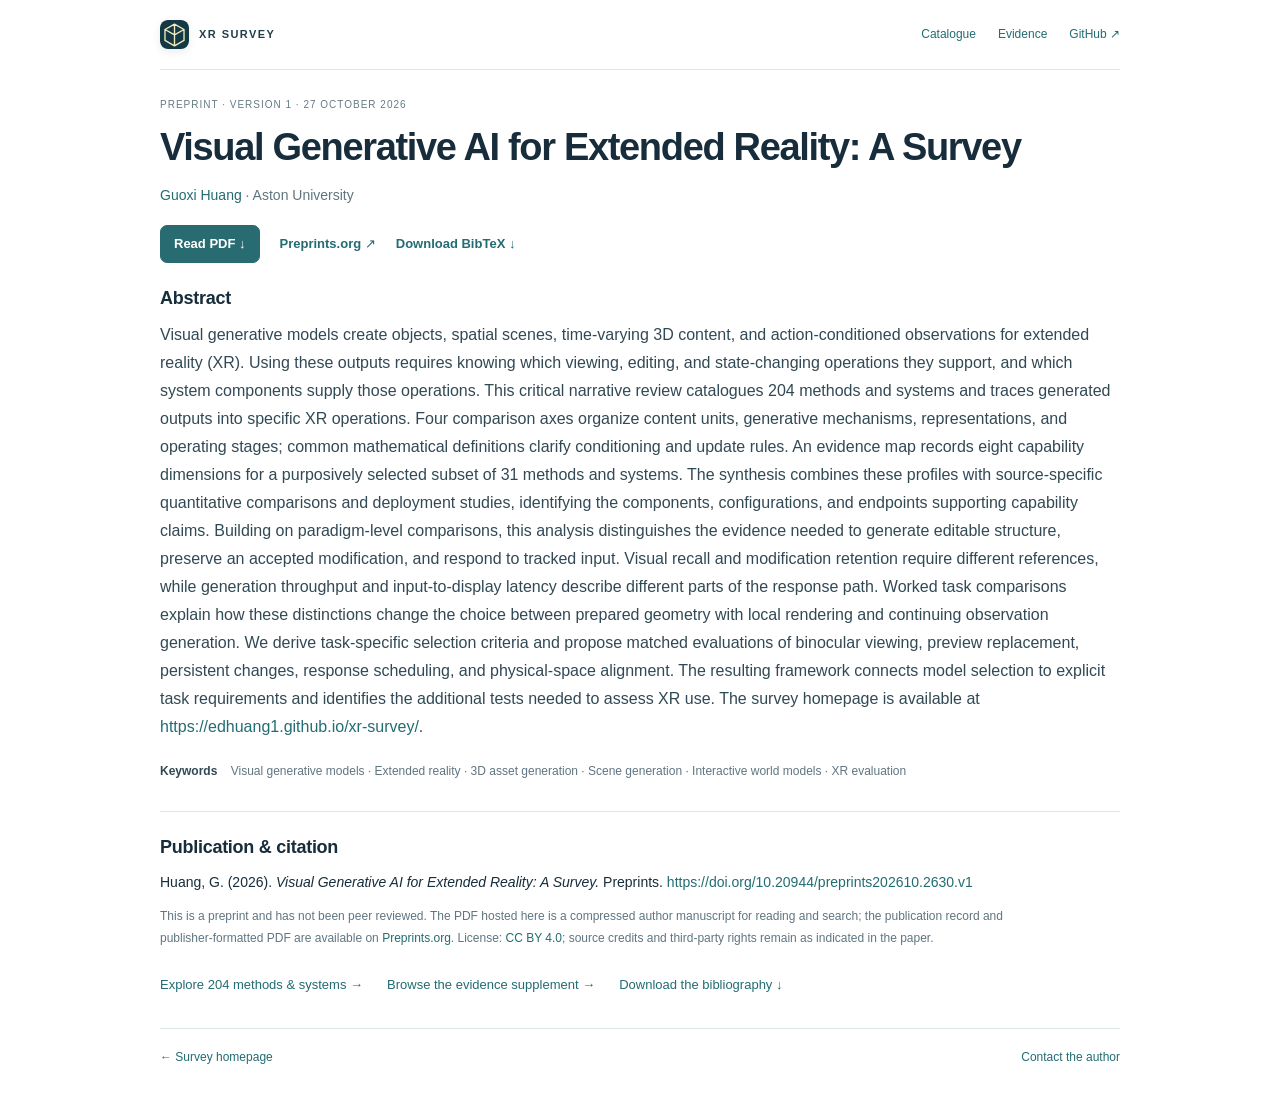
<file: docs/paper/index.html>
<!doctype html>
<html lang="en">
<head>
  <meta charset="utf-8">
  <meta name="viewport" content="width=device-width, initial-scale=1">
  <title>Visual Generative AI for Extended Reality: A Survey — Guoxi Huang</title>
  <meta name="description" content="Open-access survey by Guoxi Huang of 204 visual generative methods and XR systems, with a capability evidence map and task-specific comparisons. Read the abstract and full PDF.">
  <meta name="author" content="Guoxi Huang">
  <meta name="citation_title" content="Visual Generative AI for Extended Reality: A Survey">
  <meta name="citation_author" content="Guoxi Huang">
  <meta name="citation_author_institution" content="Aston University">
  <meta name="citation_publication_date" content="2026/10/27">
  <meta name="citation_doi" content="10.20944/preprints202610.2630.v1">
  <meta name="citation_language" content="en">
  <meta name="citation_pdf_url" content="https://edhuang1.github.io/xr-survey/paper/visual-generative-ai-xr-survey.pdf">
  <meta property="og:type" content="article">
  <meta property="og:title" content="Visual Generative AI for Extended Reality: A Survey">
  <meta property="og:description" content="Guoxi Huang · Open-access preprint. A survey of 204 methods and systems connecting visual generation to XR operations.">
  <meta property="og:url" content="https://edhuang1.github.io/xr-survey/paper/">
  <meta property="og:image" content="https://edhuang1.github.io/xr-survey/assets/overview.png">
  <meta property="og:image:alt" content="Survey framework linking generated content to XR operations.">
  <meta property="article:published_time" content="2026-10-27">
  <meta property="article:author" content="https://orcid.org/0000-0002-8481-0232">
  <meta name="twitter:card" content="summary_large_image">
  <meta name="twitter:title" content="Visual Generative AI for Extended Reality: A Survey">
  <meta name="twitter:description" content="Guoxi Huang · Read the abstract and open-access PDF, and explore the catalogue and XR capability evidence.">
  <meta name="twitter:image" content="https://edhuang1.github.io/xr-survey/assets/overview.png">
  <link rel="canonical" href="https://edhuang1.github.io/xr-survey/paper/">
  <link rel="alternate" type="application/pdf" href="visual-generative-ai-xr-survey.pdf">
  <link rel="sitemap" type="application/xml" href="../sitemap.xml">
  <link rel="icon" href="../favicon.svg" type="image/svg+xml">
  <link rel="stylesheet" href="../styles.css?v=6">
  <link rel="stylesheet" href="paper.css?v=1">
  <script type="application/ld+json">
{
  "@context": "https://schema.org",
  "@type": "ScholarlyArticle",
  "@id": "https://doi.org/10.20944/preprints202610.2630.v1",
  "headline": "Visual Generative AI for Extended Reality: A Survey",
  "name": "Visual Generative AI for Extended Reality: A Survey",
  "author": [
    {
      "@type": "Person",
      "name": "Guoxi Huang",
      "sameAs": "https://orcid.org/0000-0002-8481-0232",
      "affiliation": {
        "@type": "Organization",
        "name": "Aston University"
      }
    }
  ],
  "datePublished": "2026-10-27",
  "version": "1",
  "creativeWorkStatus": "Preprint",
  "inLanguage": "en",
  "abstract": "Visual generative models create objects, spatial scenes, time-varying 3D content, and action-conditioned observations for extended reality (XR). Using these outputs requires knowing which viewing, editing, and state-changing operations they support, and which system components supply those operations. This critical narrative review catalogues 204 methods and systems and traces generated outputs into specific XR operations. Four comparison axes organize content units, generative mechanisms, representations, and operating stages; common mathematical definitions clarify conditioning and update rules. An evidence map records eight capability dimensions for a purposively selected subset of 31 methods and systems. The synthesis combines these profiles with source-specific quantitative comparisons and deployment studies, identifying the components, configurations, and endpoints supporting capability claims. Building on paradigm-level comparisons, this analysis distinguishes the evidence needed to generate editable structure, preserve an accepted modification, and respond to tracked input. Visual recall and modification retention require different references, while generation throughput and input-to-display latency describe different parts of the response path. Worked task comparisons explain how these distinctions change the choice between prepared geometry with local rendering and continuing observation generation. We derive task-specific selection criteria and propose matched evaluations of binocular viewing, preview replacement, persistent changes, response scheduling, and physical-space alignment. The resulting framework connects model selection to explicit task requirements and identifies the additional tests needed to assess XR use. The survey homepage is available at https://edhuang1.github.io/xr-survey/.",
  "keywords": [
    "Visual generative models",
    "Extended reality",
    "3D asset generation",
    "Scene generation",
    "Interactive world models",
    "XR evaluation"
  ],
  "identifier": {
    "@type": "PropertyValue",
    "propertyID": "DOI",
    "value": "10.20944/preprints202610.2630.v1"
  },
  "url": "https://edhuang1.github.io/xr-survey/paper/",
  "sameAs": "https://www.preprints.org/manuscript/202610.2630",
  "mainEntityOfPage": "https://edhuang1.github.io/xr-survey/paper/",
  "isAccessibleForFree": true,
  "license": "https://creativecommons.org/licenses/by/4.0/",
  "image": "https://edhuang1.github.io/xr-survey/assets/overview.png",
  "encoding": {
    "@type": "MediaObject",
    "encodingFormat": "application/pdf",
    "contentUrl": "https://edhuang1.github.io/xr-survey/paper/visual-generative-ai-xr-survey.pdf"
  }
}
  </script>
</head>
<body class="paper-page">
  <a class="skip-link" href="#abstract">Skip to abstract</a>
  <header class="paper-topbar"><a class="brand" href="../"><img src="../favicon.svg" width="25" height="25" alt=""> XR SURVEY</a><nav aria-label="Paper navigation"><a href="../#collection">Catalogue</a><a href="../evidence/">Evidence</a><a href="https://github.com/edhuang1/xr-survey">GitHub ↗</a></nav></header>
  <main class="paper-content">
    <article>
      <header class="paper-heading">
        <p class="paper-status">PREPRINT · VERSION 1 · <time datetime="2026-10-27">27 OCTOBER 2026</time></p>
        <h1>Visual Generative AI for Extended Reality: A Survey</h1>
        <p class="paper-author"><a href="https://orcid.org/0000-0002-8481-0232">Guoxi Huang</a> <span>· Aston University</span></p>
        <nav class="publication-links" aria-label="Read and cite the paper"><a class="publication-primary" href="visual-generative-ai-xr-survey.pdf">Read PDF ↓</a><a href="https://www.preprints.org/manuscript/202610.2630">Preprints.org ↗</a><a href="citation.bib" download>Download BibTeX ↓</a></nav>
      </header>
      <section id="abstract" class="paper-abstract" aria-labelledby="abstract-title">
        <h2 id="abstract-title">Abstract</h2>
        <p>Visual generative models create objects, spatial scenes, time-varying 3D content, and action-conditioned observations for extended reality (XR). Using these outputs requires knowing which viewing, editing, and state-changing operations they support, and which system components supply those operations. This critical narrative review catalogues 204 methods and systems and traces generated outputs into specific XR operations. Four comparison axes organize content units, generative mechanisms, representations, and operating stages; common mathematical definitions clarify conditioning and update rules. An evidence map records eight capability dimensions for a purposively selected subset of 31 methods and systems. The synthesis combines these profiles with source-specific quantitative comparisons and deployment studies, identifying the components, configurations, and endpoints supporting capability claims. Building on paradigm-level comparisons, this analysis distinguishes the evidence needed to generate editable structure, preserve an accepted modification, and respond to tracked input. Visual recall and modification retention require different references, while generation throughput and input-to-display latency describe different parts of the response path. Worked task comparisons explain how these distinctions change the choice between prepared geometry with local rendering and continuing observation generation. We derive task-specific selection criteria and propose matched evaluations of binocular viewing, preview replacement, persistent changes, response scheduling, and physical-space alignment. The resulting framework connects model selection to explicit task requirements and identifies the additional tests needed to assess XR use. The survey homepage is available at <a href="https://edhuang1.github.io/xr-survey/">https://edhuang1.github.io/xr-survey/</a>.</p>
      </section>
      <p class="paper-keywords"><strong>Keywords</strong> Visual generative models · Extended reality · 3D asset generation · Scene generation · Interactive world models · XR evaluation</p>
      <section class="paper-record" aria-labelledby="record-title">
        <h2 id="record-title">Publication &amp; citation</h2>
        <p>Huang, G. (2026). <em>Visual Generative AI for Extended Reality: A Survey.</em> Preprints. <a href="https://doi.org/10.20944/preprints202610.2630.v1">https://doi.org/10.20944/preprints202610.2630.v1</a></p>
        <p class="paper-note">This is a preprint and has not been peer reviewed. The PDF hosted here is a compressed author manuscript for reading and search; the publication record and publisher-formatted PDF are available on <a href="https://www.preprints.org/manuscript/202610.2630">Preprints.org</a>. License: <a href="https://creativecommons.org/licenses/by/4.0/">CC BY 4.0</a>; source credits and third-party rights remain as indicated in the paper.</p>
      </section>
      <aside class="paper-resources" aria-label="Accompanying resources"><a href="../#collection">Explore 204 methods &amp; systems →</a><a href="../evidence/">Browse the evidence supplement →</a><a href="references.bib" download>Download the bibliography ↓</a></aside>
    </article>
  </main>
  <footer class="paper-footer"><a href="../">← Survey homepage</a><a href="mailto:g.huang2@aston.ac.uk">Contact the author</a></footer>
</body>
</html>
</file>
<file: docs/styles.css>
:root{--ink:#172d3b;--muted:#607581;--accent:#226c72;--line:#dce6e8;--soft:#f2f6f6;--paper:#fff;--radius:16px;--shadow:0 10px 35px #193b4310;font-family:"Segoe UI",Inter,Arial,sans-serif;color:var(--ink);font-size:16px;line-height:1.7;font-synthesis:none}
*{box-sizing:border-box}html{scroll-behavior:smooth;scroll-padding-top:24px}body{margin:0;background:#f7f8fa}a{color:var(--accent);text-decoration:none}a:hover{text-decoration:underline;text-underline-offset:4px}button,input,select{font:inherit}button,a,input,select,summary{-webkit-tap-highlight-color:transparent}button{cursor:pointer;color:inherit}button:disabled{cursor:default;opacity:.4}button,a,input,select,summary{outline-offset:4px}button:focus-visible,a:focus-visible,input:focus-visible,select:focus-visible,summary:focus-visible{outline:3px solid #388b95}img{display:block;max-width:100%}svg{display:block}p{margin:0 0 18px}h1,h2,h3,h4{line-height:1.25;margin:0;font-weight:650;letter-spacing:-.035em}h3{font-size:20px}button{transition:background .16s,border-color .16s,box-shadow .16s}button:hover{filter:none}[hidden]{display:none!important}.sr-only{position:absolute;width:1px;height:1px;padding:0;margin:-1px;overflow:hidden;clip:rect(0,0,0,0);white-space:nowrap;border:0}.skip-link{position:fixed;top:-80px;left:20px;background:white;padding:10px 20px;z-index:100}.skip-link:focus{top:16px}

.citation-section>h3{padding:19px 0;font-size:14px;font-weight:550;letter-spacing:normal;line-height:1.7;color:#365e6c}.citation-section .detail-content{padding-bottom:18px}
@media(max-width:700px){.citation-section>h3{padding:17px 0;font-size:13px}}

/* Quiet masthead; the live demonstrations remain the first main section. */
.masthead{position:relative;isolation:isolate;padding:22px 30px 29px;background:radial-gradient(ellipse at 90% 10%,#e6eee9 0,transparent 52%),radial-gradient(ellipse at 10% 100%,#ecf3f3,transparent 55%),#fbfcfb;border-bottom:1px solid #e0e8e8}
.masthead:before{content:"";position:absolute;inset:0;z-index:-1;background-image:linear-gradient(#2f6d7107 1px,transparent 1px),linear-gradient(90deg,#2f6d7107 1px,transparent 1px);background-size:44px 44px;mask-image:linear-gradient(90deg,transparent 30%,#000);pointer-events:none}
.topbar{max-width:1080px;margin:auto;display:flex;align-items:center;justify-content:space-between;gap:20px}
.brand{display:flex;align-items:center;gap:10px;font-size:11px;font-weight:750;letter-spacing:.13em;color:#203f49;white-space:nowrap}.brand img{width:29px;height:29px;border-radius:8px;box-shadow:0 3px 9px #123a4117}
.topbar nav{display:flex;align-items:center;gap:25px;font-size:12px;color:#56717a}.topbar nav a{color:inherit}.topbar nav a:last-child{border:1px solid #ccdcde;border-radius:30px;padding:6px 13px;background:#ffffff80}.topbar nav a:last-child:hover{background:#fff;text-decoration:none}
.title-block{max-width:1080px;margin:25px auto 0}.title-block h1{font-size:clamp(29px,3.25vw,44px);font-weight:680;line-height:1.17;letter-spacing:-.045em;color:#172f3d}.title-block h1 span{color:#286c72}
.title-block .subtitle{font-size:15px;line-height:1.65;color:#627984;margin:12px 0 12px}.byline{display:flex;flex-wrap:wrap;gap:9px;align-items:center;font-size:12px;margin:0;color:#70838b}.byline a{color:#354f59;font-weight:600}.byline>span{color:#9bacae}
.publication-links{display:flex;align-items:center;flex-wrap:wrap;gap:10px 20px;margin-top:16px;font-size:12px}.publication-links a{font-weight:600}.publication-links .publication-primary{padding:7px 13px;border:1px solid #286c72;border-radius:7px;background:#286c72;color:#fff}.publication-links .publication-primary:hover{background:#205b61;text-decoration:none}.publication-links>span{font-size:11px;color:#70838b}.citation-reference{overflow-wrap:anywhere}.citation-links{display:flex;flex-wrap:wrap;align-items:center;gap:8px 20px}.citation-links>span{font-size:11px;color:#70838b}
.site-main{max-width:1140px;padding:24px 30px 0;margin:auto}.section{min-width:0;scroll-margin-top:25px;margin:0 0 48px}.section h2{font-size:26px;letter-spacing:-.035em;color:#193544;margin-bottom:16px}.section>p{font-size:14px;line-height:1.8;color:var(--muted)}.section .fine-print{font-size:11px;line-height:1.7;color:#71858e;margin:12px 0 0}
.showcase-section{background:#fff;border:1px solid #e0e8e9;border-radius:20px;padding:22px;box-shadow:0 8px 28px #18394108}.showcase-toolbar{display:flex;align-items:center;justify-content:space-between;gap:20px}.showcase-toolbar h2{margin:0;font-size:23px;letter-spacing:-.03em}
.segmented-tabs{display:flex;gap:6px;margin:18px 0}.segmented-tabs button{flex:1;min-width:0;border:1px solid transparent;border-radius:8px;background:#f2f6f6;color:#5c737e;font-size:12px;line-height:1.5;padding:10px}.segmented-tabs button:hover{background:#eaf1f1}.segmented-tabs button[aria-selected=true]{background:#e8f1ef;border-color:#bdd4d2;color:#225e62;font-weight:650}.segmented-tabs button span{font-size:10px;opacity:.8;margin-left:5px}
.example-panel{border:1px solid var(--line);border-radius:12px;overflow:hidden;background:#fff}.example-stage{display:grid;grid-template-columns:minmax(0,1.85fr) minmax(240px,1fr)}.example-caption{padding:26px;align-self:center}.example-method{display:inline-flex;align-items:center;font-size:10px;font-weight:750;letter-spacing:.06em;color:#2d6c72;background:#eaf3f1;border-radius:5px;padding:4px 8px}.example-caption h4{font-size:23px;line-height:1.32;margin:13px 0 13px;color:#203845;letter-spacing:-.03em}.example-caption p{font-size:13px;line-height:1.8;color:#617580;margin:0 0 17px}.example-caption a{font-size:12px;font-weight:650}.source-location{font-size:10px!important;line-height:1.7!important;margin:16px 0 0!important;color:#7b8c94!important}
.example-image{position:relative;border:0;border-right:1px solid var(--line);background:#f5f7f6;min-height:325px;display:grid;place-items:center;width:100%;padding:20px}.example-image img{width:100%;height:285px;object-fit:contain}.expand-label{position:absolute;right:12px;bottom:12px;background:#fffffff0;border:1px solid var(--line);border-radius:6px;font-size:11px;color:#466975;padding:5px 9px;box-shadow:0 2px 8px #1b414508}
.example-thumbnails{display:grid;grid-template-columns:repeat(3,minmax(0,1fr));gap:10px;padding:12px;border-top:1px solid #e3ebeb;background:#fbfcfc}.example-thumbnails button{display:grid;grid-template-columns:60px 1fr;gap:12px;align-items:center;text-align:left;min-width:0;border:1px solid transparent;border-radius:8px;background:transparent;padding:7px}.example-thumbnails img{width:60px;height:44px;object-fit:contain;background:#edf2f1;border-radius:5px}.example-thumbnails strong{display:block;font-size:12px;font-weight:650;color:#46606c}.example-thumbnails small{display:none}.example-thumbnails button:hover{background:#f0f5f4}.example-thumbnails button[aria-pressed=true]{background:#eaf3f1;border-color:#bed6d1}.example-thumbnails button[aria-pressed=true] strong{color:#285c60}

/* A readable catalogue, with controls separate from the paper rows. */
.heading-row{display:flex;align-items:center;justify-content:space-between;gap:20px}.heading-row h2{margin:0}.text-link{font-size:12px;white-space:nowrap;color:#577a83}.collection-section>.section-intro{font-size:12px;margin:10px 0 20px;color:#788b94}.collection-controls{border:1px solid var(--line);border-radius:14px;background:#fff;padding:18px;box-shadow:0 4px 18px #193c4305}.search-box{display:flex;align-items:center;gap:12px;border:1px solid #cddcde;border-radius:9px;padding:0 14px;background:#fbfcfc}.search-box svg{width:19px;height:19px;stroke:#75959a;stroke-width:1.6;fill:none;flex:none}.search-box input{background:transparent;border:0;min-width:0;width:100%;padding:13px 0;font-size:14px;color:#233d4b;outline:none}.search-box:focus-within{outline:2px solid #62a0a3;outline-offset:2px}.search-box input:focus-visible{outline:none}.search-box input::placeholder{color:#8a9ca4}.search-box kbd{font-size:11px;line-height:1.6;padding:1px 6px;border:1px solid #dee7e7;border-radius:4px;background:#fff;color:#8b9ca2}.category-filters{display:flex;flex-wrap:wrap;gap:7px;margin:15px 0}.category-filters button{border:1px solid #dbe6e7;border-radius:7px;background:#fff;color:#57707b;padding:7px 11px;min-height:35px;font-size:12px;line-height:1.4}.category-filters button span{font-size:10px;margin-left:4px;opacity:.7}.category-filters button:hover{background:#f0f6f4}.category-filters button[aria-pressed=true]{background:#285f67;border-color:#285f67;color:#fff}.select-row{display:flex;align-items:center;flex-wrap:wrap;gap:9px}.select-row label{font-size:11px;color:#738790}.select-row select{border:1px solid #dbe5e5;border-radius:6px;background:#fff;color:#4f6b77;padding:6px 8px;font-size:11px;max-width:150px}.select-row .reset{border:0;background:none;padding:6px 9px;font-size:11px;color:#6c838e}.view-toggle{display:flex;gap:3px;margin-left:auto;background:#edf3f2;border-radius:7px;padding:3px}.view-toggle button{background:transparent;border:0;border-radius:5px;padding:5px 10px;font-size:11px;color:#78909a}.view-toggle button[aria-pressed=true]{background:#fff;box-shadow:0 1px 4px #204b4d0f;color:#31606a}
.results-meta{margin:19px 2px 12px;font-size:11px;color:#778b96}.results-meta p{margin:0}.paper-table{border-collapse:separate;border-spacing:0;width:100%;font-size:13px;table-layout:fixed;background:#fff;border:1px solid var(--line);border-radius:12px;overflow:hidden}.paper-table th{text-align:left;background:#eef3f3;color:#728791;font-size:10px;letter-spacing:.08em;font-weight:650;padding:13px 16px;border-bottom:1px solid var(--line)}.paper-table th:first-child{width:62px}.paper-table th:nth-child(3){width:120px}.paper-table th:last-child{width:100px}.paper-table td{padding:20px 16px;border-bottom:1px solid #e8eeee;vertical-align:top}.paper-table tr:last-child td{border-bottom:0}.paper-table tbody tr:hover{background:#f8fbfa}.record-id{color:#9aadb5;font-size:10px;font-variant-numeric:tabular-nums}.table-title{display:block;font-size:13px;font-weight:600;line-height:1.7;color:#294956;letter-spacing:-.01em}.table-title:hover{color:#216d75}.table-subtitle{display:flex;flex-wrap:wrap;align-items:center;gap:9px;margin-top:8px;font-size:10px;color:#8b9da4}.table-subtitle strong{color:#6b8590;font-weight:550}.category-tag{display:inline-block;font-size:9px;background:#f0f5f4;color:#66847f;padding:2px 6px;border-radius:4px;white-space:nowrap}.venue-name{display:block;color:#6c8792;font-size:10px;line-height:1.6;margin-top:4px;overflow-wrap:anywhere}.table-year{font-size:12px;color:#45626f;font-weight:600}.paper-links{display:flex;flex-wrap:wrap;gap:8px}.paper-table .paper-links{flex-direction:column;gap:8px}.paper-links a{font-size:11px;color:#3d7982;white-space:nowrap}.paper-card-grid{display:grid;grid-template-columns:1fr 1fr;gap:15px}.paper-card{border:1px solid var(--line);border-radius:12px;background:#fff;padding:23px;display:flex;flex-direction:column;min-width:0}.paper-card-head{display:flex;justify-content:space-between;align-items:start;gap:14px}.paper-card h3{font-size:19px}.paper-year{font-size:12px;color:#78949e}.paper-title{font-size:13px;line-height:1.7;color:#637a87;margin:12px 0}.paper-meta{display:flex;flex-wrap:wrap;gap:6px;font-size:10px;color:#7f959e}.paper-card details{font-size:12px;line-height:1.8;margin-top:16px;padding:12px 0;border-top:1px solid #e6eeee;color:#617d88}.paper-card summary{cursor:pointer;color:#3f737d}.paper-card details p{margin:10px 0;overflow-wrap:anywhere}.paper-card .paper-links{margin-top:auto;padding-top:8px}.empty-state{padding:30px;text-align:center;border:1px dashed #c9dbdd;border-radius:12px;background:#fff;color:#6e8a96;font-size:14px}.pagination{display:flex;justify-content:center;align-items:center;gap:22px;font-size:12px;color:#8a9da5;margin:24px 0}.pagination button{border:1px solid #d4e1e2;border-radius:7px;background:#fff;color:#4c7580;padding:8px 14px;font-size:11px}

/* Supporting text stays in quiet, expandable rows. */
.about-section,.resources-section{background:#fff;border:1px solid var(--line);border-radius:16px;padding:27px 28px}.about-section>p{max-width:900px}.review-detail{border-top:1px solid #e4ecec;scroll-margin-top:24px}.review-detail>summary{display:flex;align-items:center;justify-content:space-between;gap:20px;padding:19px 0;cursor:pointer;list-style:none;color:#365e6c;font-size:14px;font-weight:550}.review-detail>summary::-webkit-details-marker{display:none}.review-detail>summary:after{content:"+";display:grid;place-items:center;width:25px;height:25px;flex:none;font-size:18px;font-weight:400;border-radius:50%;background:#f0f5f4;color:#6f9597}.review-detail[open]>summary:after{content:"−";background:#e5f0ed;color:#286c72}.review-detail:last-child:not([open])>summary{padding-bottom:0}.detail-content{padding:0 0 18px;font-size:13px;color:#627984}.detail-content p{font-size:13px;line-height:1.8}.resource-links{display:flex;flex-wrap:wrap;gap:10px;margin:5px 0 24px}.resource-links a{font-size:12px;border:1px solid #d5e4e2;background:#f3f8f6;border-radius:7px;padding:9px 13px;color:#3d7275}.resource-links a:hover{background:#e8f3ef;text-decoration:none}.compact-list{list-style:none;margin:0;padding:0}.compact-list li{padding:12px 0;border-bottom:1px solid #ecf1f1}.compact-list li:last-child{border:0}.compact-list li>span{margin-left:16px;font-size:12px;color:#82969e}.compact-list li p{margin:5px 0 0;color:#6e838e}.detail-content #benchmark-grid{margin-bottom:15px}.overview-figure{margin:0}.image-button{position:relative;width:100%;border:1px solid var(--line);border-radius:10px;background:#fff;padding:12px;overflow:hidden}.image-button img{width:100%;height:auto;max-height:570px;object-fit:contain}figcaption{font-size:11px;color:#7c919a;line-height:1.7;margin:10px 0}.citation-block{border:1px solid #dce7e7;border-radius:10px;overflow:hidden;background:#f6f9f8}.code-header{display:flex;align-items:center;justify-content:space-between;background:#edf4f1;padding:11px 16px;font-size:11px;color:#718e91}.code-header button{border:1px solid #ccded9;background:#fff;border-radius:5px;padding:5px 10px;font-size:10px;color:#3c7271}.citation-block pre{overflow:auto;font-size:12px;line-height:1.9;color:#466d75;padding:20px;margin:0}
.footer{max-width:1080px;margin:auto;padding:0 0 30px;display:flex;align-items:center;flex-wrap:wrap;gap:12px 30px;font-size:12px;color:#84969e}.footer p{margin:0}.footer>div{display:flex;gap:20px;margin-left:auto}.footer a{color:#6b8791}.footer .design-credit{width:100%;font-size:10px;color:#9aabb1}
.image-dialog,.video-dialog{max-width:94vw;max-height:94vh;padding:0;border:1px solid #e2eaea;border-radius:16px;box-shadow:0 25px 100px #102e4355;background:white}.image-dialog{width:max-content}.image-dialog::backdrop,.video-dialog::backdrop{background:#142f43b8;backdrop-filter:blur(7px)}.dialog-toolbar{display:flex;align-items:center;justify-content:space-between;gap:20px;padding:13px 18px;border-bottom:1px solid #e1e9e9;background:#fff;position:sticky;top:0;z-index:1}.dialog-toolbar p{font-size:12px;line-height:1.6;color:#587780;margin:0}.dialog-toolbar button{border:1px solid #d1e1df;background:#f1f6f4;color:#467977;border-radius:7px;padding:7px 13px;font-size:12px;white-space:nowrap}.image-dialog>img{max-width:100%;max-height:calc(90vh - 70px);width:auto;height:auto;object-fit:contain;margin:auto;padding:15px}
@media(max-width:900px){.example-stage{grid-template-columns:minmax(0,1.45fr) minmax(230px,1fr)}.example-caption{padding:20px}.example-caption h4{font-size:21px}.footer{margin:0 30px}}
@media(max-width:700px){.masthead{padding:17px 20px 24px}.topbar{gap:12px}.topbar nav{font-size:11px;gap:15px}.topbar nav a:last-child{padding:5px 10px}.brand{font-size:10px;gap:7px}.brand img{width:25px;height:25px}.title-block{margin-top:21px}.title-block h1{font-size:31px;line-height:1.15}.title-block .subtitle{font-size:13px;margin:11px 0}.byline{font-size:11px}.site-main{padding:18px 18px 0}.section{margin-bottom:34px}.section h2{font-size:23px}.showcase-section{padding:14px;border-radius:15px}.showcase-toolbar{gap:10px}.showcase-toolbar h2{font-size:21px}.example-stage{grid-template-columns:1fr}.example-caption{padding:18px}.example-caption h4{font-size:21px;margin:10px 0}.example-caption p{font-size:12px}.source-location{font-size:10px!important;margin-top:12px!important}.example-image{border-right:0;border-bottom:1px solid var(--line);min-height:260px}.example-image img{height:235px}.example-thumbnails{gap:5px;padding:8px}.example-thumbnails button{grid-template-columns:1fr;gap:7px;padding:6px}.example-thumbnails img{width:100%;height:56px}.example-thumbnails strong{font-size:10px}.heading-row{gap:12px}.text-link{font-size:10px}.collection-section>.section-intro{font-size:11px}.collection-controls{padding:14px}.category-filters{gap:6px}.category-filters button{font-size:11px;padding:6px 9px}.select-row{gap:7px}.select-row select{max-width:130px}.paper-table th{padding:12px}.paper-table td{padding:17px 12px}.paper-table th:first-child{width:42px}.paper-table th:nth-child(3){width:88px}.paper-table th:last-child{width:80px}.table-title{font-size:12px}.paper-card-grid{grid-template-columns:1fr}.about-section,.resources-section{padding:21px 20px}.section>p{font-size:13px}.review-detail>summary{font-size:13px;padding:17px 0}.compact-list li>span{display:block;margin:5px 0 0}.footer{margin:0 20px;font-size:11px}.footer>div{margin-left:0}.dialog-toolbar p{font-size:10px}.dialog-toolbar{padding:10px 12px}.dialog-toolbar button{font-size:11px}}
@media(max-width:500px){.title-block h1{font-size:29px;max-width:350px}.showcase-toolbar h2{font-size:19px}.showcase-section{padding:12px}.site-main{padding-left:14px;padding-right:14px}.topbar nav{gap:12px}.brand{letter-spacing:.08em}.search-box input{font-size:12px}.search-box{padding:0 10px}.search-box kbd{display:none}.view-toggle{margin-left:0}.select-row label,.select-row select{font-size:10px}.paper-table thead{position:absolute;width:1px;height:1px;overflow:hidden;clip:rect(0,0,0,0)}.paper-table,.paper-table tbody{display:block}.paper-table tr{display:grid;grid-template-columns:1fr 1fr;padding:18px 15px;border-bottom:1px solid #e7eeee;gap:10px}.paper-table tr:last-child{border:0}.paper-table td{display:block;border:0;padding:0}.paper-table td:first-child{display:none}.paper-table td:nth-child(2){grid-column:1/-1}.paper-table td:nth-child(3){display:flex;gap:8px;align-items:baseline}.paper-table td:last-child{align-self:end}.paper-table .paper-links{flex-direction:row;justify-content:flex-end}.table-title{font-size:13px;line-height:1.7}.table-subtitle{margin-top:8px}.venue-name{font-size:10px}.paper-links a{font-size:10px}.category-filters button{font-size:10px}.category-filters button span{font-size:9px}.heading-row h2{font-size:22px}.about-section,.resources-section{padding:20px 17px}.resource-links{gap:7px}.resource-links a{font-size:11px;padding:8px 10px}.citation-block pre{font-size:10px;padding:15px}.pagination{font-size:11px;gap:15px}.footer{margin:0 18px}.section .fine-print{font-size:10px}.review-detail>summary{gap:10px}.segmented-tabs button{padding:9px 5px;font-size:10px}}
@media(prefers-reduced-motion:reduce){html{scroll-behavior:auto}*,*:before,*:after{animation:none!important;transition:none!important}}
</file>
<file: docs/media-gallery.css>
.media-mode{display:inline-flex;align-items:center;gap:3px;padding:4px;border:1px solid #e2e9e9;border-radius:10px;background:#f3f6f5}
.media-mode button{flex:0 0 auto;white-space:nowrap;min-height:37px;padding:8px 15px;border:1px solid transparent;border-radius:7px;background:transparent;color:#6a8089;font-size:12px;line-height:1.4;font-weight:550}
.media-mode button:hover{background:#e9f0ee;color:#315f66}
.media-mode button[aria-pressed=true]{background:#285f67;border-color:#285f67;color:#fff;box-shadow:0 3px 9px #23565d20}
#examples .segmented-tabs{margin:16px 0 15px;gap:7px}
#examples .segmented-tabs button{position:relative;padding:10px 8px;font-size:12px;background:#f6f8f8;border:1px solid #e7eded;color:#687f89}
#examples .segmented-tabs button:before{content:"";display:inline-block;width:5px;height:5px;border-radius:50%;background:var(--tab-tone,#2c8180);margin:0 8px 2px 0}
#examples [data-example-group=scenes]{--tab-tone:#b28538}
#examples [data-example-group=temporal]{--tab-tone:#8b73b4}
#examples [data-example-group=xr]{--tab-tone:#4f8dab}
#examples .segmented-tabs button[aria-selected=true]{border-color:#abc9c7;background:#eaf3ef;color:#255e63;font-weight:650}
.video-player{min-width:0;border-right:1px solid #e0e8e8;background:#f1f5f3}
.video-surface{position:relative;display:grid;place-items:center;overflow:hidden;background:radial-gradient(ellipse at center,#fff,#eff3f0)}
.video-surface video{display:block;width:100%;height:310px;object-fit:contain;background:transparent}
.video-toolbar{display:flex;align-items:center;gap:12px;padding:8px 11px;background:#f5f8f7;border-top:1px solid #e2eaea}
.video-toolbar button{border:1px solid #d7e4e0;border-radius:6px;min-height:34px;padding:5px 11px;background:#fff;color:#48767a;font-size:11px;white-space:nowrap}
.video-toolbar button:hover{background:#eaf3ef;border-color:#bdd5cf}
.video-toolbar button:last-child{margin-left:auto}
#video-status{color:#81959b;font-size:10px;line-height:1.5}
.video-thumbnails{grid-template-columns:repeat(2,minmax(0,1fr))}
.video-thumbnails button{grid-template-columns:65px minmax(0,1fr);gap:12px;min-height:60px;padding:6px 10px}
.video-thumb-image{position:relative;display:block;background:#edf3f0;border-radius:6px;overflow:hidden}
.video-thumbnails img{width:65px;height:46px;background:#eef4f1}
.video-thumb-image>span{position:absolute;right:3px;bottom:3px;color:#fff;background:#294d55cc;padding:0 4px;font-size:8px;line-height:1.6;border-radius:3px}
.video-error{padding:18px;background:#fff5e8;border-top:1px solid #ecd9bb;font-size:12px;color:#81633d}
.video-error p{margin:0 0 7px}
.video-error button{border:1px solid #decaac;background:#fff;border-radius:6px;padding:6px 9px;font-size:11px;margin-left:12px;color:#81633d}
.video-dialog{width:min(1100px,94vw)}
.video-dialog video{display:block;width:100%;height:min(76vh,750px);object-fit:contain;background:#18272d}
@media(max-width:700px){
 .media-mode{gap:2px;padding:3px;border-radius:9px}.media-mode button{padding:8px 11px;font-size:11px;min-height:36px}
 #examples .segmented-tabs{gap:5px;margin:13px 0}#examples .segmented-tabs button{font-size:11px;padding:9px 5px}#examples .segmented-tabs button:before{display:none}
 .video-player{border-right:0;border-bottom:1px solid #e0e8e8}.video-surface video{height:260px}
 .video-toolbar{padding:7px 9px;gap:8px}.video-toolbar button{min-height:38px;padding:6px 10px}.video-toolbar button:last-child span{display:none}
 .video-thumbnails button{grid-template-columns:48px minmax(0,1fr);gap:9px;min-height:52px;padding:6px}.video-thumbnails img{width:48px;height:40px}.video-thumb-image>span{display:none}.video-thumbnails strong{font-size:11px}
}
@media(max-width:430px){.media-mode button{padding:8px 9px;font-size:10px}.media-mode{padding:3px}.video-surface video{height:235px}#examples .segmented-tabs button{font-size:10px;line-height:1.5;padding:9px 2px}#video-status{font-size:9px}.video-toolbar button{font-size:10px}.video-thumbnails strong{font-size:10px}}
</file>
<file: docs/spatial-demo.css>
#spatial-demo{margin-top:0;--sd-ink:#29414b;--sd-teal:#3d7d78;--sd-line:#dbe3df}
#spatial-demo[hidden]{display:none}
.sd-shell{border:1px solid var(--sd-line);border-radius:12px;overflow:hidden;background:#fff;margin-top:15px}
.sd-header{display:flex;align-items:baseline;flex-wrap:wrap;gap:5px 18px;padding:17px 20px;background:#fafcfa}
.sd-header h3{font-size:18px;line-height:1.4;color:var(--sd-ink);margin:0;letter-spacing:-.02em}
.sd-header p{font-size:12px;line-height:1.5;color:#61717a;margin:0}
.sd-stage{position:relative;background:radial-gradient(ellipse at 50% 30%,#fffcf4,#f5f0e5 75%);border-block:1px solid #e6e4da;overflow:hidden}
.sd-canvas{display:block;width:100%;height:330px;cursor:grab;touch-action:pan-y;outline-offset:-5px!important}
.sd-canvas.sd-dragging{cursor:grabbing;touch-action:none}
.sd-stage-tip{position:absolute;bottom:12px;left:0;right:0;text-align:center;font-size:11px;color:#687c74;pointer-events:none}
.sd-controls{display:flex;flex-wrap:wrap;align-items:center;justify-content:space-between;gap:10px 18px;padding:12px 18px;background:#fbfcfb}
.sd-representations{display:flex;align-items:center;gap:3px;background:#f0f4f2;padding:3px;border-radius:8px}
.sd-controls button{border:1px solid transparent;min-height:44px;padding:8px 13px;border-radius:6px;font-size:12px;line-height:1.4;font-weight:650;color:#536c66;background:transparent;white-space:nowrap}
.sd-representations button:hover{background:#e3ece6}
.sd-representations button[aria-pressed=true]{background:#fff;color:#245f58;border-color:#dbe5df}
.sd-actions{display:flex;gap:7px;align-items:center}
.sd-actions .sd-tour{background:#315e59;color:#fff;border-color:#315e59;min-width:83px}
.sd-actions .sd-tour:hover{background:#244e49}
.sd-actions .sd-reset{border-color:#dbe3df;color:#516d64;background:#fff}
.sd-actions .sd-reset:hover{background:#f2f6f2}
@media(max-width:700px){.sd-header{padding:14px 16px}.sd-header h3{font-size:17px}.sd-header p{font-size:11px}.sd-canvas{height:260px}.sd-controls{padding:10px 14px;gap:8px}.sd-controls button{padding:8px 11px}}
@media(max-width:460px){.sd-representations{flex:1 1 100%}.sd-representations button{flex:1}.sd-actions{width:100%;justify-content:center}.sd-stage-tip{font-size:10px}}
@media(prefers-reduced-motion:reduce){.sd-shell *{scroll-behavior:auto;transition:none!important}}
</file>
<file: docs/taxonomy.css>
/* A readable catalogue view; the original taxonomy remains available on demand. */
#taxonomy{--domain-accent:#226c72;--domain-tint:#edf6f5}
#taxonomy .detail-content{padding-top:5px}
#taxonomy .taxonomy-tabs{display:grid;grid-template-columns:repeat(4,minmax(0,1fr));gap:10px;margin:7px 0 18px}
#taxonomy [data-taxonomy="assets"],#taxonomy-panel[data-domain="assets"]{--domain-accent:#226c72;--domain-tint:#edf6f5}
#taxonomy [data-taxonomy="scenes"],#taxonomy-panel[data-domain="scenes"]{--domain-accent:#94651d;--domain-tint:#fbf6eb}
#taxonomy [data-taxonomy="temporal"],#taxonomy-panel[data-domain="temporal"]{--domain-accent:#756095;--domain-tint:#f4f0f8}
#taxonomy [data-taxonomy="xr"],#taxonomy-panel[data-domain="xr"]{--domain-accent:#3a7094;--domain-tint:#eef5fa}
#taxonomy .taxonomy-tabs button{display:flex;align-items:center;gap:13px;min-width:0;min-height:82px;padding:16px 18px;border:1px solid #dce6e8;border-radius:12px;background:#fff;color:#172d3b;text-align:left;transition:background .15s,border-color .15s}
#taxonomy .taxonomy-tabs button:hover{background:var(--domain-tint);border-color:var(--domain-accent)}
#taxonomy .taxonomy-tabs button[aria-selected="true"]{background:var(--domain-tint);border-color:var(--domain-accent);box-shadow:inset 0 0 0 1px var(--domain-accent)}
#taxonomy .taxonomy-tabs svg{flex:none;width:25px;height:25px;fill:none;stroke:var(--domain-accent);stroke-width:1.45;stroke-linejoin:round;stroke-linecap:round}
#taxonomy .taxonomy-tab-label{display:block;margin:0;opacity:1;font-size:13px;line-height:1.45;font-weight:650}
#taxonomy .taxonomy-tab-label small{display:block;margin-top:3px;font-size:11px;line-height:1.4;font-weight:400;color:#6b7d85}
#taxonomy .taxonomy-heading{display:flex;align-items:center;justify-content:space-between;gap:15px;padding:0;margin:0 0 14px;border:0}
#taxonomy .taxonomy-heading p{margin:0;font-size:12px;line-height:1.6;color:#506771}
#taxonomy .taxonomy-heading p span{font-size:12px;color:#77878e}
#taxonomy .taxonomy-original{flex:none;padding:5px 0 5px 8px;border:0;background:none;color:#627983;font-size:12px;line-height:1.6;text-decoration:underline;text-decoration-color:#b8c9ce;text-underline-offset:4px}
#taxonomy .taxonomy-original:hover{color:#226c72;text-decoration-color:currentColor}
#taxonomy .taxonomy-families{display:grid;grid-template-columns:repeat(2,minmax(0,1fr));gap:12px}
#taxonomy .family{min-width:0;padding:21px 22px 22px;border:1px solid #dce6e8;border-radius:12px;background:#fff}
#taxonomy .family-heading{display:flex;align-items:flex-start;gap:11px}
#taxonomy .family-number{flex:none;display:grid;place-items:center;width:27px;height:27px;margin-top:1px;border-radius:7px;background:var(--domain-tint);color:var(--domain-accent);font-size:11px;font-weight:650;font-variant-numeric:tabular-nums}
#taxonomy .family h4{display:block;flex:1;margin:1px 0 0;font-size:14px;line-height:1.65;letter-spacing:-.01em;font-weight:600;color:#172d3b}
#taxonomy .family-count{flex:none;margin-top:4px;color:#829299;font-size:11px;font-variant-numeric:tabular-nums}
#taxonomy .method-chips{display:flex;flex-wrap:wrap;gap:7px;margin-top:17px}
#taxonomy .method-chips button{max-width:100%;min-height:32px;padding:5px 9px;border:1px solid #e4ebed;border-radius:6px;background:#f7f9fa;color:#405965;font-size:12px;line-height:1.5;text-align:left;overflow-wrap:anywhere;transition:background .15s,border-color .15s,color .15s}
#taxonomy .method-chips button:hover{background:var(--domain-tint);border-color:var(--domain-accent);color:var(--domain-accent)}
#taxonomy button:focus-visible{outline:2px solid var(--domain-accent);outline-offset:3px}
@media(max-width:760px){
  #taxonomy .taxonomy-tabs{grid-template-columns:repeat(2,minmax(0,1fr));gap:8px}
  #taxonomy .taxonomy-tabs button{min-height:73px;padding:13px 15px;gap:11px}
  #taxonomy .taxonomy-families{grid-template-columns:1fr}
  #taxonomy .family{padding:18px}
  #taxonomy .taxonomy-heading p span{display:none}
}
@media(prefers-reduced-motion:reduce){#taxonomy button{transition:none}}
</file>
<file: docs/visitors.css>
/* Transparent text remains part of the browser's native Select All range. */
#visitor-counter {
  position: fixed;
  right: max(18px, env(safe-area-inset-right));
  bottom: max(14px, env(safe-area-inset-bottom));
  z-index: 20;
  margin: 0;
  padding: 0;
  border: 0;
  color: transparent;
  background: transparent;
  text-shadow: none;
  font: 11px/1.6 "Segoe UI", Arial, sans-serif;
  font-variant-numeric: tabular-nums;
  letter-spacing: .04em;
  white-space: nowrap;
  user-select: text;
  -webkit-user-select: text;
  pointer-events: none;
  forced-color-adjust: none;
}
#visitor-counter::selection {
  color: #173f48;
  background: #d7eae7;
  text-shadow: none;
}
@media print {
  #visitor-counter { display: none; }
}
</file>
<file: docs/paper/paper.css>
.paper-page{background:#fff}
.paper-topbar,.paper-content,.paper-footer{width:min(960px,calc(100% - 48px));margin:auto}
.paper-topbar{display:flex;align-items:center;justify-content:space-between;gap:20px;padding:20px 0;border-bottom:1px solid var(--line)}
.paper-topbar nav{display:flex;gap:22px;font-size:12px}
.paper-heading{padding:26px 0 24px}
.paper-status{font-size:10px;letter-spacing:.1em;color:#657b85;margin-bottom:12px}
.paper-heading h1{font-size:clamp(28px,3.1vw,38px);max-width:900px;line-height:1.16;letter-spacing:-.035em}
.paper-author{font-size:14px;margin:15px 0 0}.paper-author span{color:var(--muted)}
.paper-heading .publication-links{margin-top:17px;font-size:13px}
.paper-abstract h2,.paper-record h2{font-size:18px;letter-spacing:-.015em;margin-bottom:12px}
.paper-abstract p{font-size:16px;line-height:1.75;margin:0;color:#314955;overflow-wrap:anywhere}
.paper-keywords{font-size:12px;line-height:1.8;color:var(--muted);margin:20px 0 28px}.paper-keywords strong{color:#314955;margin-right:10px}
.paper-record{border-top:1px solid var(--line);padding-top:24px;font-size:14px;overflow-wrap:anywhere}.paper-record>p{margin-bottom:12px}
.paper-record .paper-note{font-size:12px;color:var(--muted);max-width:880px;line-height:1.8}
.paper-resources{display:flex;flex-wrap:wrap;gap:10px 24px;margin:24px 0 32px;font-size:13px}
.paper-footer{display:flex;justify-content:space-between;flex-wrap:wrap;gap:12px;font-size:12px;padding:18px 0 28px;border-top:1px solid var(--line)}
@media(max-width:600px){.paper-topbar,.paper-content,.paper-footer{width:calc(100% - 36px)}.paper-topbar nav{gap:13px;font-size:11px}.paper-heading{padding:24px 0}.paper-heading h1{font-size:29px}.paper-status{font-size:9px;letter-spacing:.06em}.paper-author{font-size:13px}.paper-abstract p{font-size:15px;line-height:1.8}.paper-heading .publication-links{gap:10px 18px;font-size:12px}}
@media print{.paper-topbar,.paper-resources,.paper-footer{display:none}.paper-content{width:100%}.paper-heading{padding-top:0}.publication-links{display:none}a{color:inherit}}
</file>
